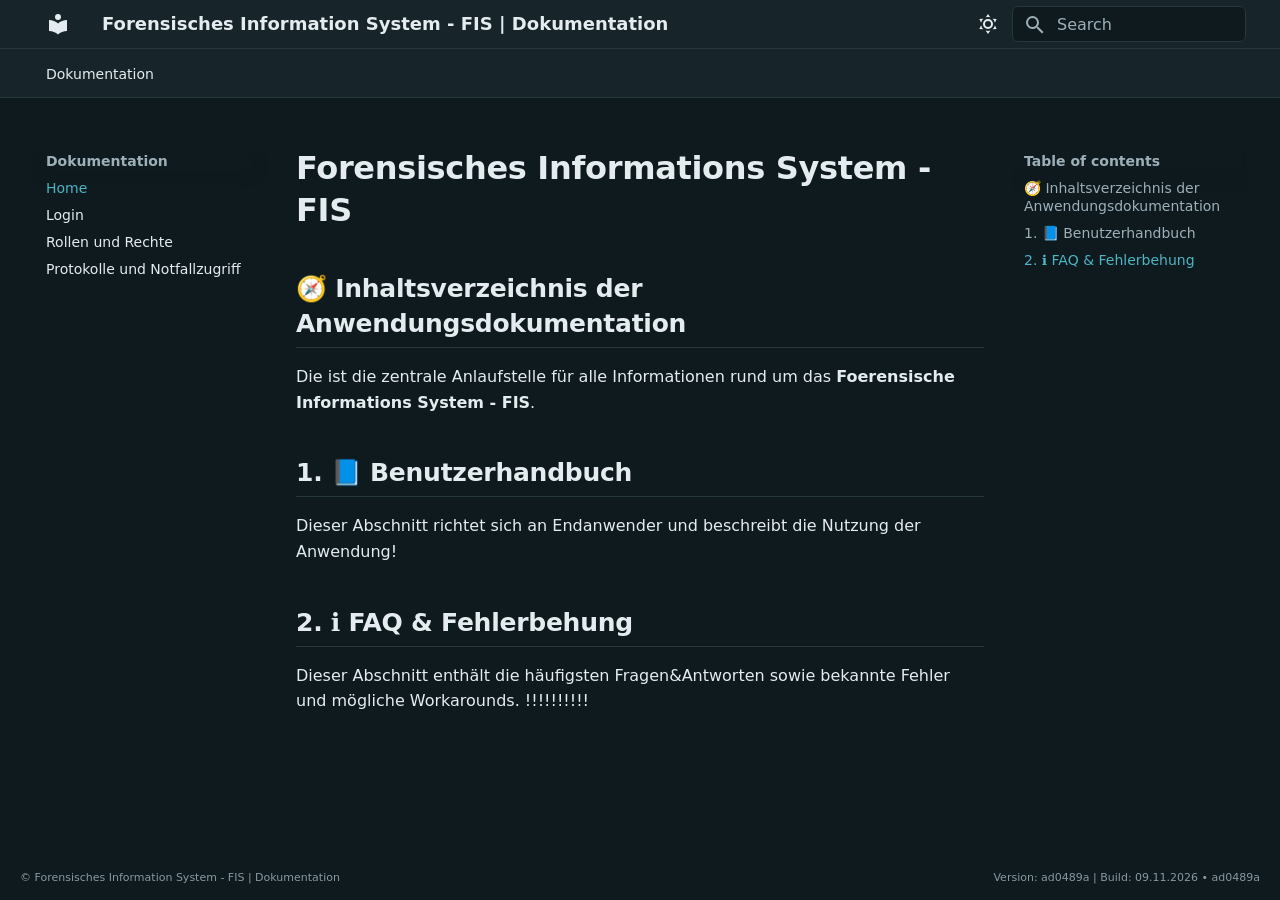
<file: index.html>
<!doctype html>
<html lang="en" class="no-js">
  <head>
    
      <meta charset="utf-8">
      <meta name="viewport" content="width=device-width,initial-scale=1">
      
      
      
        <link rel="canonical" href="https://mrv-x.github.io/fis_documentation/">
      
      
      
        <link rel="next" href="login/">
      
      
        
      
      
      <link rel="icon" href="assets/images/favicon.png">
      <meta name="generator" content="mkdocs-1.6.1, mkdocs-material-9.7.7">
    
    
      
        <title>Home - Forensisches Information System - FIS | Dokumentation</title>
      
    
    
      <link rel="stylesheet" href="assets/stylesheets/main.ec1eaa64.min.css">
      
        
        <link rel="stylesheet" href="assets/stylesheets/palette.ab4e12ef.min.css">
      
      


    
    
      
    
    
      
    
    
      <link rel="stylesheet" href="assets/stylesheets/footer.css">
    
      <link rel="stylesheet" href="stylesheets/extra.css">
    
    <script>__md_scope=new URL(".",location),__md_hash=e=>[...e].reduce(((e,_)=>(e<<5)-e+_.charCodeAt(0)),0),__md_get=(e,_=localStorage,t=__md_scope)=>JSON.parse(_.getItem(t.pathname+"."+e)),__md_set=(e,_,t=localStorage,a=__md_scope)=>{try{t.setItem(a.pathname+"."+e,JSON.stringify(_))}catch(e){}}</script>
    
      

    
    
  </head>
  
  
    
    
      
    
    
    
    
    <body dir="ltr" data-md-color-scheme="slate" data-md-color-primary="indigo" data-md-color-accent="indigo">
  
    
    <input class="md-toggle" data-md-toggle="drawer" type="checkbox" id="__drawer" autocomplete="off">
    <input class="md-toggle" data-md-toggle="search" type="checkbox" id="__search" autocomplete="off">
    <label class="md-overlay" for="__drawer"></label>
    <div data-md-component="skip">
      
        
        <a href="#forensisches-informations-system-fis" class="md-skip">
          Skip to content
        </a>
      
    </div>
    <div data-md-component="announce">
      
    </div>
    
    
      

<header class="md-header" data-md-component="header">
  <nav class="md-header__inner md-grid" aria-label="Header">
    <a href="." title="Forensisches Information System - FIS | Dokumentation" class="md-header__button md-logo" aria-label="Forensisches Information System - FIS | Dokumentation" data-md-component="logo">
      
  
  <svg xmlns="http://www.w3.org/2000/svg" viewBox="0 0 24 24"><path d="M12 8a3 3 0 0 0 3-3 3 3 0 0 0-3-3 3 3 0 0 0-3 3 3 3 0 0 0 3 3m0 3.54C9.64 9.35 6.5 8 3 8v11c3.5 0 6.64 1.35 9 3.54 2.36-2.19 5.5-3.54 9-3.54V8c-3.5 0-6.64 1.35-9 3.54"/></svg>

    </a>
    <label class="md-header__button md-icon" for="__drawer">
      
      <svg xmlns="http://www.w3.org/2000/svg" viewBox="0 0 24 24"><path d="M3 6h18v2H3zm0 5h18v2H3zm0 5h18v2H3z"/></svg>
    </label>
    <div class="md-header__title" data-md-component="header-title">
      <div class="md-header__ellipsis">
        <div class="md-header__topic">
          <span class="md-ellipsis">
            Forensisches Information System - FIS | Dokumentation
          </span>
        </div>
        <div class="md-header__topic" data-md-component="header-topic">
          <span class="md-ellipsis">
            
              Home
            
          </span>
        </div>
      </div>
    </div>
    
      
        <form class="md-header__option" data-md-component="palette">
  
    
    
    
    <input class="md-option" data-md-color-media="" data-md-color-scheme="slate" data-md-color-primary="indigo" data-md-color-accent="indigo"  aria-label="Dark Mode"  type="radio" name="__palette" id="__palette_0">
    
      <label class="md-header__button md-icon" title="Dark Mode" for="__palette_1" hidden>
        <svg xmlns="http://www.w3.org/2000/svg" viewBox="0 0 24 24"><path d="M12 7a5 5 0 0 1 5 5 5 5 0 0 1-5 5 5 5 0 0 1-5-5 5 5 0 0 1 5-5m0 2a3 3 0 0 0-3 3 3 3 0 0 0 3 3 3 3 0 0 0 3-3 3 3 0 0 0-3-3m0-7 2.39 3.42C13.65 5.15 12.84 5 12 5s-1.65.15-2.39.42zM3.34 7l4.16-.35A7.2 7.2 0 0 0 5.94 8.5c-.44.74-.69 1.5-.83 2.29zm.02 10 1.76-3.77a7.131 7.131 0 0 0 2.38 4.14zM20.65 7l-1.77 3.79a7.02 7.02 0 0 0-2.38-4.15zm-.01 10-4.14.36c.59-.51 1.12-1.14 1.54-1.86.42-.73.69-1.5.83-2.29zM12 22l-2.41-3.44c.74.27 1.55.44 2.41.44.82 0 1.63-.17 2.37-.44z"/></svg>
      </label>
    
  
    
    
    
    <input class="md-option" data-md-color-media="" data-md-color-scheme="default" data-md-color-primary="indigo" data-md-color-accent="indigo"  aria-label="Light Mode"  type="radio" name="__palette" id="__palette_1">
    
      <label class="md-header__button md-icon" title="Light Mode" for="__palette_0" hidden>
        <svg xmlns="http://www.w3.org/2000/svg" viewBox="0 0 24 24"><path d="m17.75 4.09-2.53 1.94.91 3.06-2.63-1.81-2.63 1.81.91-3.06-2.53-1.94L12.44 4l1.06-3 1.06 3zm3.5 6.91-1.64 1.25.59 1.98-1.7-1.17-1.7 1.17.59-1.98L15.75 11l2.06-.05L18.5 9l.69 1.95zm-2.28 4.95c.83-.08 1.72 1.1 1.19 1.85-.32.45-.66.87-1.08 1.27C15.17 23 8.84 23 4.94 19.07c-3.91-3.9-3.91-10.24 0-14.14.4-.4.82-.76 1.27-1.08.75-.53 1.93.36 1.85 1.19-.27 2.86.69 5.83 2.89 8.02a9.96 9.96 0 0 0 8.02 2.89m-1.64 2.02a12.08 12.08 0 0 1-7.8-3.47c-2.17-2.19-3.33-5-3.49-7.82-2.81 3.14-2.7 7.96.31 10.98 3.02 3.01 7.84 3.12 10.98.31"/></svg>
      </label>
    
  
</form>
      
    
    
      <script>var palette=__md_get("__palette");if(palette&&palette.color){if("(prefers-color-scheme)"===palette.color.media){var media=matchMedia("(prefers-color-scheme: light)"),input=document.querySelector(media.matches?"[data-md-color-media='(prefers-color-scheme: light)']":"[data-md-color-media='(prefers-color-scheme: dark)']");palette.color.media=input.getAttribute("data-md-color-media"),palette.color.scheme=input.getAttribute("data-md-color-scheme"),palette.color.primary=input.getAttribute("data-md-color-primary"),palette.color.accent=input.getAttribute("data-md-color-accent")}for(var[key,value]of Object.entries(palette.color))document.body.setAttribute("data-md-color-"+key,value)}</script>
    
    
    
      
      
        <label class="md-header__button md-icon" for="__search">
          
          <svg xmlns="http://www.w3.org/2000/svg" viewBox="0 0 24 24"><path d="M9.5 3A6.5 6.5 0 0 1 16 9.5c0 1.61-.59 3.09-1.56 4.23l.27.27h.79l5 5-1.5 1.5-5-5v-.79l-.27-.27A6.52 6.52 0 0 1 9.5 16 6.5 6.5 0 0 1 3 9.5 6.5 6.5 0 0 1 9.5 3m0 2C7 5 5 7 5 9.5S7 14 9.5 14 14 12 14 9.5 12 5 9.5 5"/></svg>
        </label>
        <div class="md-search" data-md-component="search" role="dialog">
  <label class="md-search__overlay" for="__search"></label>
  <div class="md-search__inner" role="search">
    <form class="md-search__form" name="search">
      <input type="text" class="md-search__input" name="query" aria-label="Search" placeholder="Search" autocapitalize="off" autocorrect="off" autocomplete="off" spellcheck="false" data-md-component="search-query" required>
      <label class="md-search__icon md-icon" for="__search">
        
        <svg xmlns="http://www.w3.org/2000/svg" viewBox="0 0 24 24"><path d="M9.5 3A6.5 6.5 0 0 1 16 9.5c0 1.61-.59 3.09-1.56 4.23l.27.27h.79l5 5-1.5 1.5-5-5v-.79l-.27-.27A6.52 6.52 0 0 1 9.5 16 6.5 6.5 0 0 1 3 9.5 6.5 6.5 0 0 1 9.5 3m0 2C7 5 5 7 5 9.5S7 14 9.5 14 14 12 14 9.5 12 5 9.5 5"/></svg>
        
        <svg xmlns="http://www.w3.org/2000/svg" viewBox="0 0 24 24"><path d="M20 11v2H8l5.5 5.5-1.42 1.42L4.16 12l7.92-7.92L13.5 5.5 8 11z"/></svg>
      </label>
      <nav class="md-search__options" aria-label="Search">
        
        <button type="reset" class="md-search__icon md-icon" title="Clear" aria-label="Clear" tabindex="-1">
          
          <svg xmlns="http://www.w3.org/2000/svg" viewBox="0 0 24 24"><path d="M19 6.41 17.59 5 12 10.59 6.41 5 5 6.41 10.59 12 5 17.59 6.41 19 12 13.41 17.59 19 19 17.59 13.41 12z"/></svg>
        </button>
      </nav>
      
    </form>
    <div class="md-search__output">
      <div class="md-search__scrollwrap" tabindex="0" data-md-scrollfix>
        <div class="md-search-result" data-md-component="search-result">
          <div class="md-search-result__meta">
            Initializing search
          </div>
          <ol class="md-search-result__list" role="presentation"></ol>
        </div>
      </div>
    </div>
  </div>
</div>
      
    
    
  </nav>
  
</header>
    
    <div class="md-container" data-md-component="container">
      
      
        
          
            
<nav class="md-tabs" aria-label="Tabs" data-md-component="tabs">
  <div class="md-grid">
    <ul class="md-tabs__list">
      
        
  
  
  
    
  
  
    
    
      <li class="md-tabs__item md-tabs__item--active">
        <a href="." class="md-tabs__link">
          
  
  
  Dokumentation

        </a>
      </li>
    
  

      
    </ul>
  </div>
</nav>
          
        
      
      <main class="md-main" data-md-component="main">
        <div class="md-main__inner md-grid">
          
            
              
              <div class="md-sidebar md-sidebar--primary" data-md-component="sidebar" data-md-type="navigation" >
                <div class="md-sidebar__scrollwrap">
                  <div class="md-sidebar__inner">
                    


  


<nav class="md-nav md-nav--primary md-nav--lifted" aria-label="Navigation" data-md-level="0">
  <label class="md-nav__title" for="__drawer">
    <a href="." title="Forensisches Information System - FIS | Dokumentation" class="md-nav__button md-logo" aria-label="Forensisches Information System - FIS | Dokumentation" data-md-component="logo">
      
  
  <svg xmlns="http://www.w3.org/2000/svg" viewBox="0 0 24 24"><path d="M12 8a3 3 0 0 0 3-3 3 3 0 0 0-3-3 3 3 0 0 0-3 3 3 3 0 0 0 3 3m0 3.54C9.64 9.35 6.5 8 3 8v11c3.5 0 6.64 1.35 9 3.54 2.36-2.19 5.5-3.54 9-3.54V8c-3.5 0-6.64 1.35-9 3.54"/></svg>

    </a>
    Forensisches Information System - FIS | Dokumentation
  </label>
  
  <ul class="md-nav__list" data-md-scrollfix>
    
      
      
  
  
    
  
  
  
    
    
    
    
      
        
        
      
      
        
      
    
    
    <li class="md-nav__item md-nav__item--active md-nav__item--section md-nav__item--nested">
      
        
        
        <input class="md-nav__toggle md-toggle " type="checkbox" id="__nav_1" checked>
        
          
          <label class="md-nav__link" for="__nav_1" id="__nav_1_label" tabindex="">
            
  
  
  <span class="md-ellipsis">
    
  
    Dokumentation
  

    
  </span>
  
  

            <span class="md-nav__icon md-icon"></span>
          </label>
        
        <nav class="md-nav" data-md-level="1" aria-labelledby="__nav_1_label" aria-expanded="true">
          <label class="md-nav__title" for="__nav_1">
            <span class="md-nav__icon md-icon"></span>
            
  
    Dokumentation
  

          </label>
          <ul class="md-nav__list" data-md-scrollfix>
            
              
                
  
  
    
  
  
  
    <li class="md-nav__item md-nav__item--active">
      
      <input class="md-nav__toggle md-toggle" type="checkbox" id="__toc">
      
      
        
      
      
        <label class="md-nav__link md-nav__link--active" for="__toc">
          
  
  
  <span class="md-ellipsis">
    
  
    Home
  

    
  </span>
  
  

          <span class="md-nav__icon md-icon"></span>
        </label>
      
      <a href="." class="md-nav__link md-nav__link--active">
        
  
  
  <span class="md-ellipsis">
    
  
    Home
  

    
  </span>
  
  

      </a>
      
        

<nav class="md-nav md-nav--secondary" aria-label="Table of contents">
  
  
  
    
  
  
    <label class="md-nav__title" for="__toc">
      <span class="md-nav__icon md-icon"></span>
      Table of contents
    </label>
    <ul class="md-nav__list" data-md-component="toc" data-md-scrollfix>
      
        <li class="md-nav__item">
  <a href="#inhaltsverzeichnis-der-anwendungsdokumentation" class="md-nav__link">
    <span class="md-ellipsis">
      
        🧭 Inhaltsverzeichnis der Anwendungsdokumentation
      
    </span>
  </a>
  
</li>
      
        <li class="md-nav__item">
  <a href="#1-benutzerhandbuch" class="md-nav__link">
    <span class="md-ellipsis">
      
        1. 📘 Benutzerhandbuch
      
    </span>
  </a>
  
</li>
      
        <li class="md-nav__item">
  <a href="#2-i-faq-fehlerbehung" class="md-nav__link">
    <span class="md-ellipsis">
      
        2. ℹ️ FAQ &amp; Fehlerbehung
      
    </span>
  </a>
  
</li>
      
    </ul>
  
</nav>
      
    </li>
  

              
            
              
                
  
  
  
  
    <li class="md-nav__item">
      <a href="login/" class="md-nav__link">
        
  
  
  <span class="md-ellipsis">
    
  
    Login
  

    
  </span>
  
  

      </a>
    </li>
  

              
            
              
                
  
  
  
  
    <li class="md-nav__item">
      <a href="anwender/rollen-und-rechte/" class="md-nav__link">
        
  
  
  <span class="md-ellipsis">
    
  
    Rollen und Rechte
  

    
  </span>
  
  

      </a>
    </li>
  

              
            
              
                
  
  
  
  
    <li class="md-nav__item">
      <a href="anwender/protokolle/" class="md-nav__link">
        
  
  
  <span class="md-ellipsis">
    
  
    Protokolle und Notfallzugriff
  

    
  </span>
  
  

      </a>
    </li>
  

              
            
          </ul>
        </nav>
      
    </li>
  

    
  </ul>
</nav>
                  </div>
                </div>
              </div>
            
            
              
              <div class="md-sidebar md-sidebar--secondary" data-md-component="sidebar" data-md-type="toc" >
                <div class="md-sidebar__scrollwrap">
                  <div class="md-sidebar__inner">
                    

<nav class="md-nav md-nav--secondary" aria-label="Table of contents">
  
  
  
    
  
  
    <label class="md-nav__title" for="__toc">
      <span class="md-nav__icon md-icon"></span>
      Table of contents
    </label>
    <ul class="md-nav__list" data-md-component="toc" data-md-scrollfix>
      
        <li class="md-nav__item">
  <a href="#inhaltsverzeichnis-der-anwendungsdokumentation" class="md-nav__link">
    <span class="md-ellipsis">
      
        🧭 Inhaltsverzeichnis der Anwendungsdokumentation
      
    </span>
  </a>
  
</li>
      
        <li class="md-nav__item">
  <a href="#1-benutzerhandbuch" class="md-nav__link">
    <span class="md-ellipsis">
      
        1. 📘 Benutzerhandbuch
      
    </span>
  </a>
  
</li>
      
        <li class="md-nav__item">
  <a href="#2-i-faq-fehlerbehung" class="md-nav__link">
    <span class="md-ellipsis">
      
        2. ℹ️ FAQ &amp; Fehlerbehung
      
    </span>
  </a>
  
</li>
      
    </ul>
  
</nav>
                  </div>
                </div>
              </div>
            
          
          
            <div class="md-content" data-md-component="content">
              
              <article class="md-content__inner md-typeset">
                
                  



<h1 id="forensisches-informations-system-fis">Forensisches Informations System - FIS</h1>
<h2 id="inhaltsverzeichnis-der-anwendungsdokumentation">🧭 Inhaltsverzeichnis der Anwendungsdokumentation</h2>
<p>Die ist die zentrale Anlaufstelle für alle Informationen rund um das <strong>Foerensische Informations System - FIS</strong>.</p>
<h2 id="1-benutzerhandbuch">1. 📘 Benutzerhandbuch</h2>
<p>Dieser Abschnitt richtet sich an Endanwender und beschreibt die Nutzung der Anwendung!</p>
<h2 id="2-i-faq-fehlerbehung">2. ℹ️ FAQ &amp; Fehlerbehung</h2>
<p>Dieser Abschnitt enthält die häufigsten Fragen&amp;Antworten sowie bekannte Fehler und mögliche Workarounds.
!!!!!!!!!!</p>












                
              </article>
            </div>
          
          
<script>var target=document.getElementById(location.hash.slice(1));target&&target.name&&(target.checked=target.name.startsWith("__tabbed_"))</script>
        </div>
        
      </main>
      
        
  <footer class="md-footer-custom">
    <div class="md-footer-custom__left">
      <span>© Forensisches Information System - FIS | Dokumentation</span>
    </div>

    <div class="md-footer-custom__right">
      
        <span>Version: ad0489a | Build: 09.11.2026 • ad0489a</span>
      
    </div>
  </footer>

      
    </div>
    <div class="md-dialog" data-md-component="dialog">
      <div class="md-dialog__inner md-typeset"></div>
    </div>
    
    
    
      
      
      <script id="__config" type="application/json">{"annotate": null, "base": ".", "features": ["navigation.instant", "navigation.tracking", "navigation.tabs", "navigation.sections", "navigation.expand"], "search": "assets/javascripts/workers/search.2c215733.min.js", "tags": null, "translations": {"clipboard.copied": "Copied to clipboard", "clipboard.copy": "Copy to clipboard", "search.result.more.one": "1 more on this page", "search.result.more.other": "# more on this page", "search.result.none": "No matching documents", "search.result.one": "1 matching document", "search.result.other": "# matching documents", "search.result.placeholder": "Type to start searching", "search.result.term.missing": "Missing", "select.version": "Select version"}, "version": null}</script>
    
    
      <script src="assets/javascripts/bundle.d7400e89.min.js"></script>
      
    
  </body>
</html>
</file>
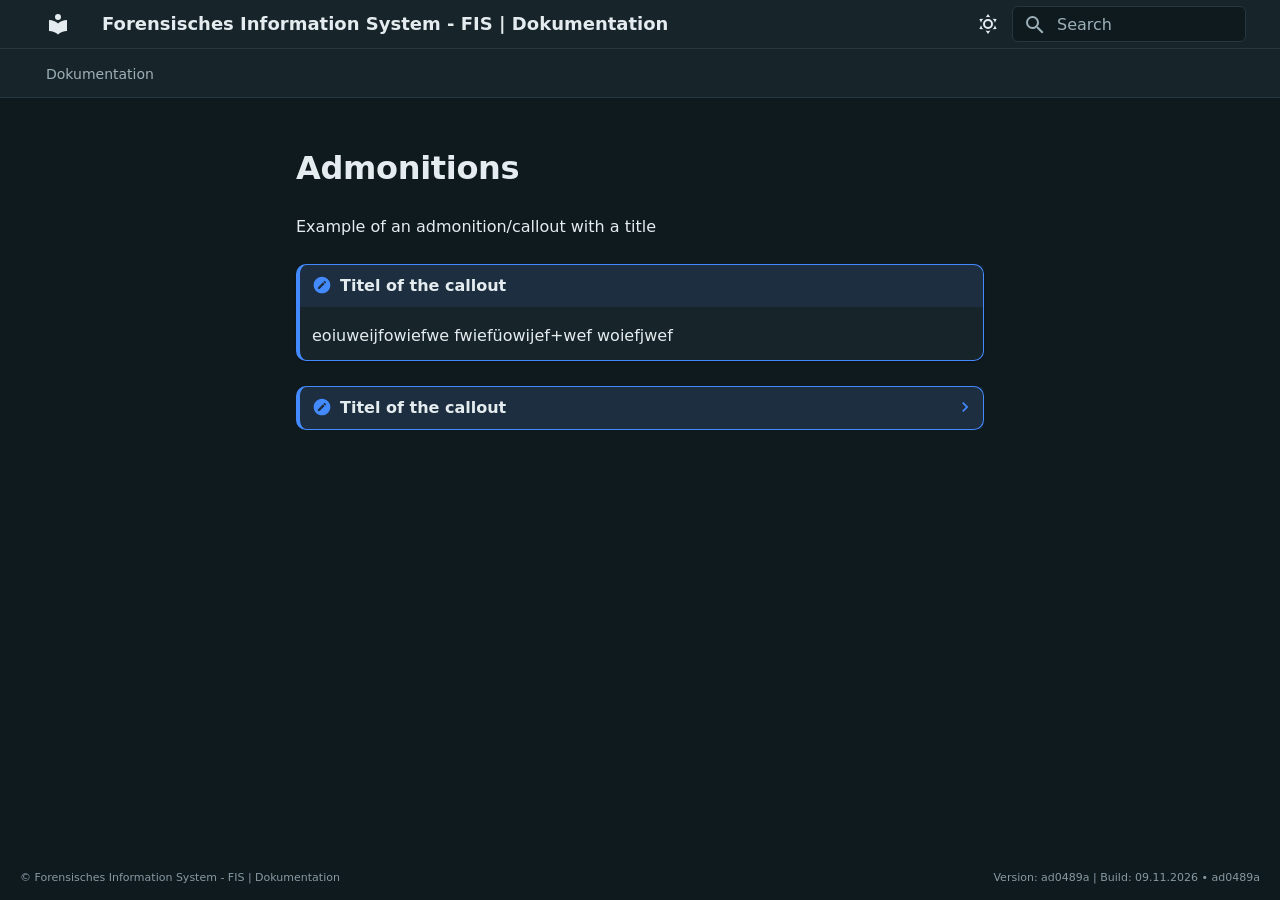
<file: admonitions/index.html>
<!doctype html>
<html lang="en" class="no-js">
  <head>
    
      <meta charset="utf-8">
      <meta name="viewport" content="width=device-width,initial-scale=1">
      
      
      
        <link rel="canonical" href="https://mrv-x.github.io/fis_documentation/admonitions/">
      
      
      
      
        
      
      
      <link rel="icon" href="../assets/images/favicon.png">
      <meta name="generator" content="mkdocs-1.6.1, mkdocs-material-9.7.7">
    
    
      
        <title>Admonitions - Forensisches Information System - FIS | Dokumentation</title>
      
    
    
      <link rel="stylesheet" href="../assets/stylesheets/main.ec1eaa64.min.css">
      
        
        <link rel="stylesheet" href="../assets/stylesheets/palette.ab4e12ef.min.css">
      
      


    
    
      
    
    
      
    
    
      <link rel="stylesheet" href="../assets/stylesheets/footer.css">
    
      <link rel="stylesheet" href="../stylesheets/extra.css">
    
    <script>__md_scope=new URL("..",location),__md_hash=e=>[...e].reduce(((e,_)=>(e<<5)-e+_.charCodeAt(0)),0),__md_get=(e,_=localStorage,t=__md_scope)=>JSON.parse(_.getItem(t.pathname+"."+e)),__md_set=(e,_,t=localStorage,a=__md_scope)=>{try{t.setItem(a.pathname+"."+e,JSON.stringify(_))}catch(e){}}</script>
    
      

    
    
  </head>
  
  
    
    
      
    
    
    
    
    <body dir="ltr" data-md-color-scheme="slate" data-md-color-primary="indigo" data-md-color-accent="indigo">
  
    
    <input class="md-toggle" data-md-toggle="drawer" type="checkbox" id="__drawer" autocomplete="off">
    <input class="md-toggle" data-md-toggle="search" type="checkbox" id="__search" autocomplete="off">
    <label class="md-overlay" for="__drawer"></label>
    <div data-md-component="skip">
      
    </div>
    <div data-md-component="announce">
      
    </div>
    
    
      

<header class="md-header" data-md-component="header">
  <nav class="md-header__inner md-grid" aria-label="Header">
    <a href=".." title="Forensisches Information System - FIS | Dokumentation" class="md-header__button md-logo" aria-label="Forensisches Information System - FIS | Dokumentation" data-md-component="logo">
      
  
  <svg xmlns="http://www.w3.org/2000/svg" viewBox="0 0 24 24"><path d="M12 8a3 3 0 0 0 3-3 3 3 0 0 0-3-3 3 3 0 0 0-3 3 3 3 0 0 0 3 3m0 3.54C9.64 9.35 6.5 8 3 8v11c3.5 0 6.64 1.35 9 3.54 2.36-2.19 5.5-3.54 9-3.54V8c-3.5 0-6.64 1.35-9 3.54"/></svg>

    </a>
    <label class="md-header__button md-icon" for="__drawer">
      
      <svg xmlns="http://www.w3.org/2000/svg" viewBox="0 0 24 24"><path d="M3 6h18v2H3zm0 5h18v2H3zm0 5h18v2H3z"/></svg>
    </label>
    <div class="md-header__title" data-md-component="header-title">
      <div class="md-header__ellipsis">
        <div class="md-header__topic">
          <span class="md-ellipsis">
            Forensisches Information System - FIS | Dokumentation
          </span>
        </div>
        <div class="md-header__topic" data-md-component="header-topic">
          <span class="md-ellipsis">
            
              Admonitions
            
          </span>
        </div>
      </div>
    </div>
    
      
        <form class="md-header__option" data-md-component="palette">
  
    
    
    
    <input class="md-option" data-md-color-media="" data-md-color-scheme="slate" data-md-color-primary="indigo" data-md-color-accent="indigo"  aria-label="Dark Mode"  type="radio" name="__palette" id="__palette_0">
    
      <label class="md-header__button md-icon" title="Dark Mode" for="__palette_1" hidden>
        <svg xmlns="http://www.w3.org/2000/svg" viewBox="0 0 24 24"><path d="M12 7a5 5 0 0 1 5 5 5 5 0 0 1-5 5 5 5 0 0 1-5-5 5 5 0 0 1 5-5m0 2a3 3 0 0 0-3 3 3 3 0 0 0 3 3 3 3 0 0 0 3-3 3 3 0 0 0-3-3m0-7 2.39 3.42C13.65 5.15 12.84 5 12 5s-1.65.15-2.39.42zM3.34 7l4.16-.35A7.2 7.2 0 0 0 5.94 8.5c-.44.74-.69 1.5-.83 2.29zm.02 10 1.76-3.77a7.131 7.131 0 0 0 2.38 4.14zM20.65 7l-1.77 3.79a7.02 7.02 0 0 0-2.38-4.15zm-.01 10-4.14.36c.59-.51 1.12-1.14 1.54-1.86.42-.73.69-1.5.83-2.29zM12 22l-2.41-3.44c.74.27 1.55.44 2.41.44.82 0 1.63-.17 2.37-.44z"/></svg>
      </label>
    
  
    
    
    
    <input class="md-option" data-md-color-media="" data-md-color-scheme="default" data-md-color-primary="indigo" data-md-color-accent="indigo"  aria-label="Light Mode"  type="radio" name="__palette" id="__palette_1">
    
      <label class="md-header__button md-icon" title="Light Mode" for="__palette_0" hidden>
        <svg xmlns="http://www.w3.org/2000/svg" viewBox="0 0 24 24"><path d="m17.75 4.09-2.53 1.94.91 3.06-2.63-1.81-2.63 1.81.91-3.06-2.53-1.94L12.44 4l1.06-3 1.06 3zm3.5 6.91-1.64 1.25.59 1.98-1.7-1.17-1.7 1.17.59-1.98L15.75 11l2.06-.05L18.5 9l.69 1.95zm-2.28 4.95c.83-.08 1.72 1.1 1.19 1.85-.32.45-.66.87-1.08 1.27C15.17 23 8.84 23 4.94 19.07c-3.91-3.9-3.91-10.24 0-14.14.4-.4.82-.76 1.27-1.08.75-.53 1.93.36 1.85 1.19-.27 2.86.69 5.83 2.89 8.02a9.96 9.96 0 0 0 8.02 2.89m-1.64 2.02a12.08 12.08 0 0 1-7.8-3.47c-2.17-2.19-3.33-5-3.49-7.82-2.81 3.14-2.7 7.96.31 10.98 3.02 3.01 7.84 3.12 10.98.31"/></svg>
      </label>
    
  
</form>
      
    
    
      <script>var palette=__md_get("__palette");if(palette&&palette.color){if("(prefers-color-scheme)"===palette.color.media){var media=matchMedia("(prefers-color-scheme: light)"),input=document.querySelector(media.matches?"[data-md-color-media='(prefers-color-scheme: light)']":"[data-md-color-media='(prefers-color-scheme: dark)']");palette.color.media=input.getAttribute("data-md-color-media"),palette.color.scheme=input.getAttribute("data-md-color-scheme"),palette.color.primary=input.getAttribute("data-md-color-primary"),palette.color.accent=input.getAttribute("data-md-color-accent")}for(var[key,value]of Object.entries(palette.color))document.body.setAttribute("data-md-color-"+key,value)}</script>
    
    
    
      
      
        <label class="md-header__button md-icon" for="__search">
          
          <svg xmlns="http://www.w3.org/2000/svg" viewBox="0 0 24 24"><path d="M9.5 3A6.5 6.5 0 0 1 16 9.5c0 1.61-.59 3.09-1.56 4.23l.27.27h.79l5 5-1.5 1.5-5-5v-.79l-.27-.27A6.52 6.52 0 0 1 9.5 16 6.5 6.5 0 0 1 3 9.5 6.5 6.5 0 0 1 9.5 3m0 2C7 5 5 7 5 9.5S7 14 9.5 14 14 12 14 9.5 12 5 9.5 5"/></svg>
        </label>
        <div class="md-search" data-md-component="search" role="dialog">
  <label class="md-search__overlay" for="__search"></label>
  <div class="md-search__inner" role="search">
    <form class="md-search__form" name="search">
      <input type="text" class="md-search__input" name="query" aria-label="Search" placeholder="Search" autocapitalize="off" autocorrect="off" autocomplete="off" spellcheck="false" data-md-component="search-query" required>
      <label class="md-search__icon md-icon" for="__search">
        
        <svg xmlns="http://www.w3.org/2000/svg" viewBox="0 0 24 24"><path d="M9.5 3A6.5 6.5 0 0 1 16 9.5c0 1.61-.59 3.09-1.56 4.23l.27.27h.79l5 5-1.5 1.5-5-5v-.79l-.27-.27A6.52 6.52 0 0 1 9.5 16 6.5 6.5 0 0 1 3 9.5 6.5 6.5 0 0 1 9.5 3m0 2C7 5 5 7 5 9.5S7 14 9.5 14 14 12 14 9.5 12 5 9.5 5"/></svg>
        
        <svg xmlns="http://www.w3.org/2000/svg" viewBox="0 0 24 24"><path d="M20 11v2H8l5.5 5.5-1.42 1.42L4.16 12l7.92-7.92L13.5 5.5 8 11z"/></svg>
      </label>
      <nav class="md-search__options" aria-label="Search">
        
        <button type="reset" class="md-search__icon md-icon" title="Clear" aria-label="Clear" tabindex="-1">
          
          <svg xmlns="http://www.w3.org/2000/svg" viewBox="0 0 24 24"><path d="M19 6.41 17.59 5 12 10.59 6.41 5 5 6.41 10.59 12 5 17.59 6.41 19 12 13.41 17.59 19 19 17.59 13.41 12z"/></svg>
        </button>
      </nav>
      
    </form>
    <div class="md-search__output">
      <div class="md-search__scrollwrap" tabindex="0" data-md-scrollfix>
        <div class="md-search-result" data-md-component="search-result">
          <div class="md-search-result__meta">
            Initializing search
          </div>
          <ol class="md-search-result__list" role="presentation"></ol>
        </div>
      </div>
    </div>
  </div>
</div>
      
    
    
  </nav>
  
</header>
    
    <div class="md-container" data-md-component="container">
      
      
        
          
            
<nav class="md-tabs" aria-label="Tabs" data-md-component="tabs">
  <div class="md-grid">
    <ul class="md-tabs__list">
      
        
  
  
  
  
    
    
      <li class="md-tabs__item">
        <a href=".." class="md-tabs__link">
          
  
  
  Dokumentation

        </a>
      </li>
    
  

      
    </ul>
  </div>
</nav>
          
        
      
      <main class="md-main" data-md-component="main">
        <div class="md-main__inner md-grid">
          
            
              
              <div class="md-sidebar md-sidebar--primary" data-md-component="sidebar" data-md-type="navigation" >
                <div class="md-sidebar__scrollwrap">
                  <div class="md-sidebar__inner">
                    


  


<nav class="md-nav md-nav--primary md-nav--lifted" aria-label="Navigation" data-md-level="0">
  <label class="md-nav__title" for="__drawer">
    <a href=".." title="Forensisches Information System - FIS | Dokumentation" class="md-nav__button md-logo" aria-label="Forensisches Information System - FIS | Dokumentation" data-md-component="logo">
      
  
  <svg xmlns="http://www.w3.org/2000/svg" viewBox="0 0 24 24"><path d="M12 8a3 3 0 0 0 3-3 3 3 0 0 0-3-3 3 3 0 0 0-3 3 3 3 0 0 0 3 3m0 3.54C9.64 9.35 6.5 8 3 8v11c3.5 0 6.64 1.35 9 3.54 2.36-2.19 5.5-3.54 9-3.54V8c-3.5 0-6.64 1.35-9 3.54"/></svg>

    </a>
    Forensisches Information System - FIS | Dokumentation
  </label>
  
  <ul class="md-nav__list" data-md-scrollfix>
    
      
      
  
  
  
  
    
    
    
    
      
      
        
      
    
    
    <li class="md-nav__item md-nav__item--nested">
      
        
        
          
        
        <input class="md-nav__toggle md-toggle md-toggle--indeterminate" type="checkbox" id="__nav_1" >
        
          
          <label class="md-nav__link" for="__nav_1" id="__nav_1_label" tabindex="0">
            
  
  
  <span class="md-ellipsis">
    
  
    Dokumentation
  

    
  </span>
  
  

            <span class="md-nav__icon md-icon"></span>
          </label>
        
        <nav class="md-nav" data-md-level="1" aria-labelledby="__nav_1_label" aria-expanded="false">
          <label class="md-nav__title" for="__nav_1">
            <span class="md-nav__icon md-icon"></span>
            
  
    Dokumentation
  

          </label>
          <ul class="md-nav__list" data-md-scrollfix>
            
              
                
  
  
  
  
    <li class="md-nav__item">
      <a href=".." class="md-nav__link">
        
  
  
  <span class="md-ellipsis">
    
  
    Home
  

    
  </span>
  
  

      </a>
    </li>
  

              
            
              
                
  
  
  
  
    <li class="md-nav__item">
      <a href="../login/" class="md-nav__link">
        
  
  
  <span class="md-ellipsis">
    
  
    Login
  

    
  </span>
  
  

      </a>
    </li>
  

              
            
              
                
  
  
  
  
    <li class="md-nav__item">
      <a href="../anwender/rollen-und-rechte/" class="md-nav__link">
        
  
  
  <span class="md-ellipsis">
    
  
    Rollen und Rechte
  

    
  </span>
  
  

      </a>
    </li>
  

              
            
              
                
  
  
  
  
    <li class="md-nav__item">
      <a href="../anwender/protokolle/" class="md-nav__link">
        
  
  
  <span class="md-ellipsis">
    
  
    Protokolle und Notfallzugriff
  

    
  </span>
  
  

      </a>
    </li>
  

              
            
          </ul>
        </nav>
      
    </li>
  

    
  </ul>
</nav>
                  </div>
                </div>
              </div>
            
            
              
              <div class="md-sidebar md-sidebar--secondary" data-md-component="sidebar" data-md-type="toc" >
                <div class="md-sidebar__scrollwrap">
                  <div class="md-sidebar__inner">
                    

<nav class="md-nav md-nav--secondary" aria-label="Table of contents">
  
  
  
  
</nav>
                  </div>
                </div>
              </div>
            
          
          
            <div class="md-content" data-md-component="content">
              
              <article class="md-content__inner md-typeset">
                
                  



  <h1>Admonitions</h1>

<p>Example of an admonition/callout with a title</p>
<div class="admonition note">
<p class="admonition-title">Titel of the callout</p>
<p>eoiuweijfowiefwe
fwiefüowijef+wef
woiefjwef</p>
</div>
<details class="note">
<summary>Titel of the callout</summary>
<p>eoiuweijfowiefwe
fwiefüowijef+wef
woiefjwef</p>
</details>












                
              </article>
            </div>
          
          
<script>var target=document.getElementById(location.hash.slice(1));target&&target.name&&(target.checked=target.name.startsWith("__tabbed_"))</script>
        </div>
        
      </main>
      
        
  <footer class="md-footer-custom">
    <div class="md-footer-custom__left">
      <span>© Forensisches Information System - FIS | Dokumentation</span>
    </div>

    <div class="md-footer-custom__right">
      
        <span>Version: ad0489a | Build: 09.11.2026 • ad0489a</span>
      
    </div>
  </footer>

      
    </div>
    <div class="md-dialog" data-md-component="dialog">
      <div class="md-dialog__inner md-typeset"></div>
    </div>
    
    
    
      
      
      <script id="__config" type="application/json">{"annotate": null, "base": "..", "features": ["navigation.instant", "navigation.tracking", "navigation.tabs", "navigation.sections", "navigation.expand"], "search": "../assets/javascripts/workers/search.2c215733.min.js", "tags": null, "translations": {"clipboard.copied": "Copied to clipboard", "clipboard.copy": "Copy to clipboard", "search.result.more.one": "1 more on this page", "search.result.more.other": "# more on this page", "search.result.none": "No matching documents", "search.result.one": "1 matching document", "search.result.other": "# matching documents", "search.result.placeholder": "Type to start searching", "search.result.term.missing": "Missing", "select.version": "Select version"}, "version": null}</script>
    
    
      <script src="../assets/javascripts/bundle.d7400e89.min.js"></script>
      
    
  </body>
</html>
</file>
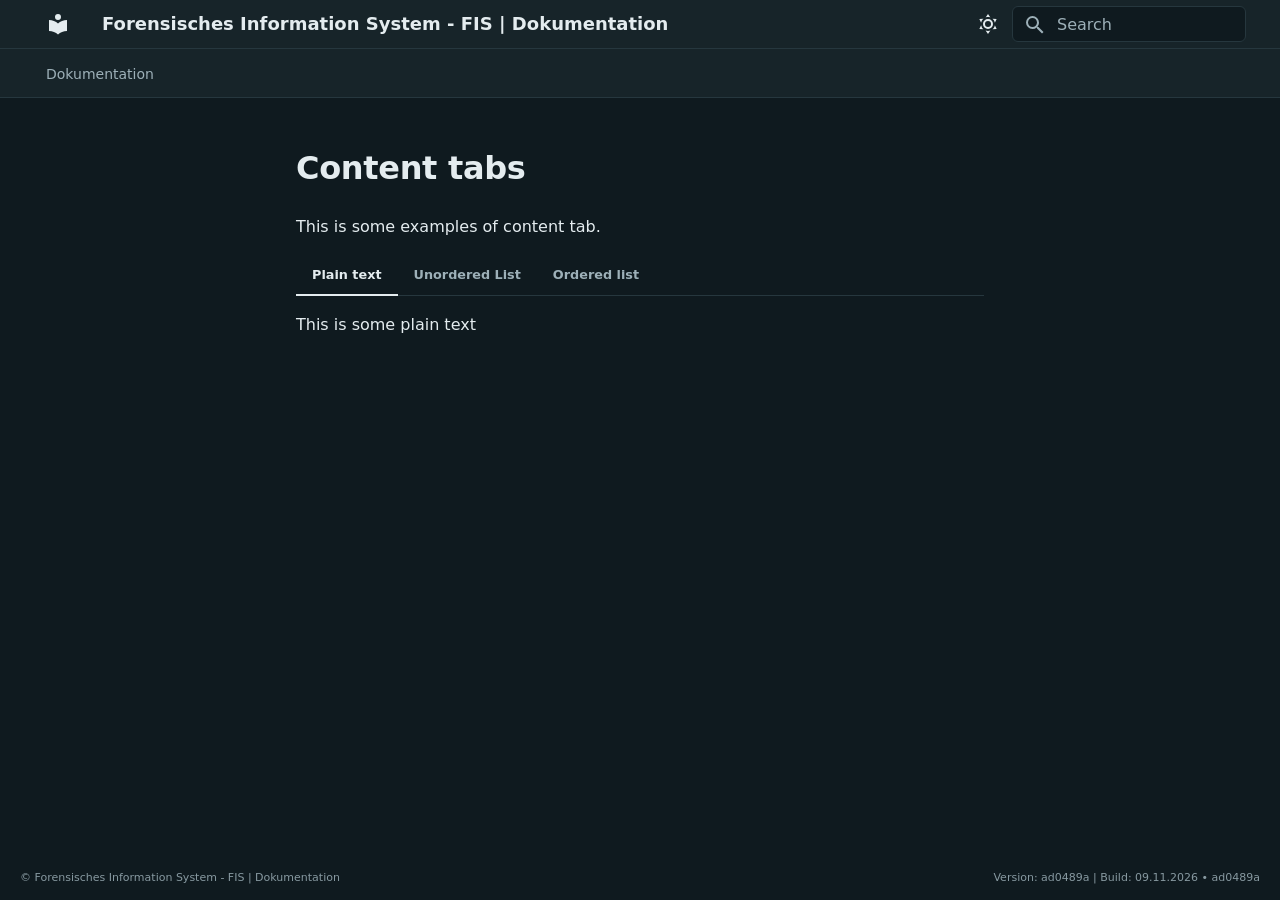
<file: content_tabs/index.html>
<!doctype html>
<html lang="en" class="no-js">
  <head>
    
      <meta charset="utf-8">
      <meta name="viewport" content="width=device-width,initial-scale=1">
      
      
      
        <link rel="canonical" href="https://mrv-x.github.io/fis_documentation/content_tabs/">
      
      
      
      
        
      
      
      <link rel="icon" href="../assets/images/favicon.png">
      <meta name="generator" content="mkdocs-1.6.1, mkdocs-material-9.7.7">
    
    
      
        <title>Content tabs - Forensisches Information System - FIS | Dokumentation</title>
      
    
    
      <link rel="stylesheet" href="../assets/stylesheets/main.ec1eaa64.min.css">
      
        
        <link rel="stylesheet" href="../assets/stylesheets/palette.ab4e12ef.min.css">
      
      


    
    
      
    
    
      
    
    
      <link rel="stylesheet" href="../assets/stylesheets/footer.css">
    
      <link rel="stylesheet" href="../stylesheets/extra.css">
    
    <script>__md_scope=new URL("..",location),__md_hash=e=>[...e].reduce(((e,_)=>(e<<5)-e+_.charCodeAt(0)),0),__md_get=(e,_=localStorage,t=__md_scope)=>JSON.parse(_.getItem(t.pathname+"."+e)),__md_set=(e,_,t=localStorage,a=__md_scope)=>{try{t.setItem(a.pathname+"."+e,JSON.stringify(_))}catch(e){}}</script>
    
      

    
    
  </head>
  
  
    
    
      
    
    
    
    
    <body dir="ltr" data-md-color-scheme="slate" data-md-color-primary="indigo" data-md-color-accent="indigo">
  
    
    <input class="md-toggle" data-md-toggle="drawer" type="checkbox" id="__drawer" autocomplete="off">
    <input class="md-toggle" data-md-toggle="search" type="checkbox" id="__search" autocomplete="off">
    <label class="md-overlay" for="__drawer"></label>
    <div data-md-component="skip">
      
    </div>
    <div data-md-component="announce">
      
    </div>
    
    
      

<header class="md-header" data-md-component="header">
  <nav class="md-header__inner md-grid" aria-label="Header">
    <a href=".." title="Forensisches Information System - FIS | Dokumentation" class="md-header__button md-logo" aria-label="Forensisches Information System - FIS | Dokumentation" data-md-component="logo">
      
  
  <svg xmlns="http://www.w3.org/2000/svg" viewBox="0 0 24 24"><path d="M12 8a3 3 0 0 0 3-3 3 3 0 0 0-3-3 3 3 0 0 0-3 3 3 3 0 0 0 3 3m0 3.54C9.64 9.35 6.5 8 3 8v11c3.5 0 6.64 1.35 9 3.54 2.36-2.19 5.5-3.54 9-3.54V8c-3.5 0-6.64 1.35-9 3.54"/></svg>

    </a>
    <label class="md-header__button md-icon" for="__drawer">
      
      <svg xmlns="http://www.w3.org/2000/svg" viewBox="0 0 24 24"><path d="M3 6h18v2H3zm0 5h18v2H3zm0 5h18v2H3z"/></svg>
    </label>
    <div class="md-header__title" data-md-component="header-title">
      <div class="md-header__ellipsis">
        <div class="md-header__topic">
          <span class="md-ellipsis">
            Forensisches Information System - FIS | Dokumentation
          </span>
        </div>
        <div class="md-header__topic" data-md-component="header-topic">
          <span class="md-ellipsis">
            
              Content tabs
            
          </span>
        </div>
      </div>
    </div>
    
      
        <form class="md-header__option" data-md-component="palette">
  
    
    
    
    <input class="md-option" data-md-color-media="" data-md-color-scheme="slate" data-md-color-primary="indigo" data-md-color-accent="indigo"  aria-label="Dark Mode"  type="radio" name="__palette" id="__palette_0">
    
      <label class="md-header__button md-icon" title="Dark Mode" for="__palette_1" hidden>
        <svg xmlns="http://www.w3.org/2000/svg" viewBox="0 0 24 24"><path d="M12 7a5 5 0 0 1 5 5 5 5 0 0 1-5 5 5 5 0 0 1-5-5 5 5 0 0 1 5-5m0 2a3 3 0 0 0-3 3 3 3 0 0 0 3 3 3 3 0 0 0 3-3 3 3 0 0 0-3-3m0-7 2.39 3.42C13.65 5.15 12.84 5 12 5s-1.65.15-2.39.42zM3.34 7l4.16-.35A7.2 7.2 0 0 0 5.94 8.5c-.44.74-.69 1.5-.83 2.29zm.02 10 1.76-3.77a7.131 7.131 0 0 0 2.38 4.14zM20.65 7l-1.77 3.79a7.02 7.02 0 0 0-2.38-4.15zm-.01 10-4.14.36c.59-.51 1.12-1.14 1.54-1.86.42-.73.69-1.5.83-2.29zM12 22l-2.41-3.44c.74.27 1.55.44 2.41.44.82 0 1.63-.17 2.37-.44z"/></svg>
      </label>
    
  
    
    
    
    <input class="md-option" data-md-color-media="" data-md-color-scheme="default" data-md-color-primary="indigo" data-md-color-accent="indigo"  aria-label="Light Mode"  type="radio" name="__palette" id="__palette_1">
    
      <label class="md-header__button md-icon" title="Light Mode" for="__palette_0" hidden>
        <svg xmlns="http://www.w3.org/2000/svg" viewBox="0 0 24 24"><path d="m17.75 4.09-2.53 1.94.91 3.06-2.63-1.81-2.63 1.81.91-3.06-2.53-1.94L12.44 4l1.06-3 1.06 3zm3.5 6.91-1.64 1.25.59 1.98-1.7-1.17-1.7 1.17.59-1.98L15.75 11l2.06-.05L18.5 9l.69 1.95zm-2.28 4.95c.83-.08 1.72 1.1 1.19 1.85-.32.45-.66.87-1.08 1.27C15.17 23 8.84 23 4.94 19.07c-3.91-3.9-3.91-10.24 0-14.14.4-.4.82-.76 1.27-1.08.75-.53 1.93.36 1.85 1.19-.27 2.86.69 5.83 2.89 8.02a9.96 9.96 0 0 0 8.02 2.89m-1.64 2.02a12.08 12.08 0 0 1-7.8-3.47c-2.17-2.19-3.33-5-3.49-7.82-2.81 3.14-2.7 7.96.31 10.98 3.02 3.01 7.84 3.12 10.98.31"/></svg>
      </label>
    
  
</form>
      
    
    
      <script>var palette=__md_get("__palette");if(palette&&palette.color){if("(prefers-color-scheme)"===palette.color.media){var media=matchMedia("(prefers-color-scheme: light)"),input=document.querySelector(media.matches?"[data-md-color-media='(prefers-color-scheme: light)']":"[data-md-color-media='(prefers-color-scheme: dark)']");palette.color.media=input.getAttribute("data-md-color-media"),palette.color.scheme=input.getAttribute("data-md-color-scheme"),palette.color.primary=input.getAttribute("data-md-color-primary"),palette.color.accent=input.getAttribute("data-md-color-accent")}for(var[key,value]of Object.entries(palette.color))document.body.setAttribute("data-md-color-"+key,value)}</script>
    
    
    
      
      
        <label class="md-header__button md-icon" for="__search">
          
          <svg xmlns="http://www.w3.org/2000/svg" viewBox="0 0 24 24"><path d="M9.5 3A6.5 6.5 0 0 1 16 9.5c0 1.61-.59 3.09-1.56 4.23l.27.27h.79l5 5-1.5 1.5-5-5v-.79l-.27-.27A6.52 6.52 0 0 1 9.5 16 6.5 6.5 0 0 1 3 9.5 6.5 6.5 0 0 1 9.5 3m0 2C7 5 5 7 5 9.5S7 14 9.5 14 14 12 14 9.5 12 5 9.5 5"/></svg>
        </label>
        <div class="md-search" data-md-component="search" role="dialog">
  <label class="md-search__overlay" for="__search"></label>
  <div class="md-search__inner" role="search">
    <form class="md-search__form" name="search">
      <input type="text" class="md-search__input" name="query" aria-label="Search" placeholder="Search" autocapitalize="off" autocorrect="off" autocomplete="off" spellcheck="false" data-md-component="search-query" required>
      <label class="md-search__icon md-icon" for="__search">
        
        <svg xmlns="http://www.w3.org/2000/svg" viewBox="0 0 24 24"><path d="M9.5 3A6.5 6.5 0 0 1 16 9.5c0 1.61-.59 3.09-1.56 4.23l.27.27h.79l5 5-1.5 1.5-5-5v-.79l-.27-.27A6.52 6.52 0 0 1 9.5 16 6.5 6.5 0 0 1 3 9.5 6.5 6.5 0 0 1 9.5 3m0 2C7 5 5 7 5 9.5S7 14 9.5 14 14 12 14 9.5 12 5 9.5 5"/></svg>
        
        <svg xmlns="http://www.w3.org/2000/svg" viewBox="0 0 24 24"><path d="M20 11v2H8l5.5 5.5-1.42 1.42L4.16 12l7.92-7.92L13.5 5.5 8 11z"/></svg>
      </label>
      <nav class="md-search__options" aria-label="Search">
        
        <button type="reset" class="md-search__icon md-icon" title="Clear" aria-label="Clear" tabindex="-1">
          
          <svg xmlns="http://www.w3.org/2000/svg" viewBox="0 0 24 24"><path d="M19 6.41 17.59 5 12 10.59 6.41 5 5 6.41 10.59 12 5 17.59 6.41 19 12 13.41 17.59 19 19 17.59 13.41 12z"/></svg>
        </button>
      </nav>
      
    </form>
    <div class="md-search__output">
      <div class="md-search__scrollwrap" tabindex="0" data-md-scrollfix>
        <div class="md-search-result" data-md-component="search-result">
          <div class="md-search-result__meta">
            Initializing search
          </div>
          <ol class="md-search-result__list" role="presentation"></ol>
        </div>
      </div>
    </div>
  </div>
</div>
      
    
    
  </nav>
  
</header>
    
    <div class="md-container" data-md-component="container">
      
      
        
          
            
<nav class="md-tabs" aria-label="Tabs" data-md-component="tabs">
  <div class="md-grid">
    <ul class="md-tabs__list">
      
        
  
  
  
  
    
    
      <li class="md-tabs__item">
        <a href=".." class="md-tabs__link">
          
  
  
  Dokumentation

        </a>
      </li>
    
  

      
    </ul>
  </div>
</nav>
          
        
      
      <main class="md-main" data-md-component="main">
        <div class="md-main__inner md-grid">
          
            
              
              <div class="md-sidebar md-sidebar--primary" data-md-component="sidebar" data-md-type="navigation" >
                <div class="md-sidebar__scrollwrap">
                  <div class="md-sidebar__inner">
                    


  


<nav class="md-nav md-nav--primary md-nav--lifted" aria-label="Navigation" data-md-level="0">
  <label class="md-nav__title" for="__drawer">
    <a href=".." title="Forensisches Information System - FIS | Dokumentation" class="md-nav__button md-logo" aria-label="Forensisches Information System - FIS | Dokumentation" data-md-component="logo">
      
  
  <svg xmlns="http://www.w3.org/2000/svg" viewBox="0 0 24 24"><path d="M12 8a3 3 0 0 0 3-3 3 3 0 0 0-3-3 3 3 0 0 0-3 3 3 3 0 0 0 3 3m0 3.54C9.64 9.35 6.5 8 3 8v11c3.5 0 6.64 1.35 9 3.54 2.36-2.19 5.5-3.54 9-3.54V8c-3.5 0-6.64 1.35-9 3.54"/></svg>

    </a>
    Forensisches Information System - FIS | Dokumentation
  </label>
  
  <ul class="md-nav__list" data-md-scrollfix>
    
      
      
  
  
  
  
    
    
    
    
      
      
        
      
    
    
    <li class="md-nav__item md-nav__item--nested">
      
        
        
          
        
        <input class="md-nav__toggle md-toggle md-toggle--indeterminate" type="checkbox" id="__nav_1" >
        
          
          <label class="md-nav__link" for="__nav_1" id="__nav_1_label" tabindex="0">
            
  
  
  <span class="md-ellipsis">
    
  
    Dokumentation
  

    
  </span>
  
  

            <span class="md-nav__icon md-icon"></span>
          </label>
        
        <nav class="md-nav" data-md-level="1" aria-labelledby="__nav_1_label" aria-expanded="false">
          <label class="md-nav__title" for="__nav_1">
            <span class="md-nav__icon md-icon"></span>
            
  
    Dokumentation
  

          </label>
          <ul class="md-nav__list" data-md-scrollfix>
            
              
                
  
  
  
  
    <li class="md-nav__item">
      <a href=".." class="md-nav__link">
        
  
  
  <span class="md-ellipsis">
    
  
    Home
  

    
  </span>
  
  

      </a>
    </li>
  

              
            
              
                
  
  
  
  
    <li class="md-nav__item">
      <a href="../login/" class="md-nav__link">
        
  
  
  <span class="md-ellipsis">
    
  
    Login
  

    
  </span>
  
  

      </a>
    </li>
  

              
            
              
                
  
  
  
  
    <li class="md-nav__item">
      <a href="../anwender/rollen-und-rechte/" class="md-nav__link">
        
  
  
  <span class="md-ellipsis">
    
  
    Rollen und Rechte
  

    
  </span>
  
  

      </a>
    </li>
  

              
            
              
                
  
  
  
  
    <li class="md-nav__item">
      <a href="../anwender/protokolle/" class="md-nav__link">
        
  
  
  <span class="md-ellipsis">
    
  
    Protokolle und Notfallzugriff
  

    
  </span>
  
  

      </a>
    </li>
  

              
            
          </ul>
        </nav>
      
    </li>
  

    
  </ul>
</nav>
                  </div>
                </div>
              </div>
            
            
              
              <div class="md-sidebar md-sidebar--secondary" data-md-component="sidebar" data-md-type="toc" >
                <div class="md-sidebar__scrollwrap">
                  <div class="md-sidebar__inner">
                    

<nav class="md-nav md-nav--secondary" aria-label="Table of contents">
  
  
  
  
</nav>
                  </div>
                </div>
              </div>
            
          
          
            <div class="md-content" data-md-component="content">
              
              <article class="md-content__inner md-typeset">
                
                  



  <h1>Content tabs</h1>

<p>This is some examples of content tab.</p>
<div class="tabbed-set tabbed-alternate" data-tabs="1:3"><input checked="checked" id="__tabbed_1_1" name="__tabbed_1" type="radio" /><input id="__tabbed_1_2" name="__tabbed_1" type="radio" /><input id="__tabbed_1_3" name="__tabbed_1" type="radio" /><div class="tabbed-labels"><label for="__tabbed_1_1">Plain text</label><label for="__tabbed_1_2">Unordered List</label><label for="__tabbed_1_3">Ordered list</label></div>
<div class="tabbed-content">
<div class="tabbed-block">
<p>This is some plain text</p>
</div>
<div class="tabbed-block">
<ul>
<li>Item 1</li>
<li>Item 2</li>
<li>Item 3</li>
</ul>
</div>
<div class="tabbed-block">
<ol>
<li>First</li>
<li>Second</li>
<li>Third</li>
</ol>
</div>
</div>
</div>












                
              </article>
            </div>
          
          
<script>var target=document.getElementById(location.hash.slice(1));target&&target.name&&(target.checked=target.name.startsWith("__tabbed_"))</script>
        </div>
        
      </main>
      
        
  <footer class="md-footer-custom">
    <div class="md-footer-custom__left">
      <span>© Forensisches Information System - FIS | Dokumentation</span>
    </div>

    <div class="md-footer-custom__right">
      
        <span>Version: ad0489a | Build: 09.11.2026 • ad0489a</span>
      
    </div>
  </footer>

      
    </div>
    <div class="md-dialog" data-md-component="dialog">
      <div class="md-dialog__inner md-typeset"></div>
    </div>
    
    
    
      
      
      <script id="__config" type="application/json">{"annotate": null, "base": "..", "features": ["navigation.instant", "navigation.tracking", "navigation.tabs", "navigation.sections", "navigation.expand"], "search": "../assets/javascripts/workers/search.2c215733.min.js", "tags": null, "translations": {"clipboard.copied": "Copied to clipboard", "clipboard.copy": "Copy to clipboard", "search.result.more.one": "1 more on this page", "search.result.more.other": "# more on this page", "search.result.none": "No matching documents", "search.result.one": "1 matching document", "search.result.other": "# matching documents", "search.result.placeholder": "Type to start searching", "search.result.term.missing": "Missing", "select.version": "Select version"}, "version": null}</script>
    
    
      <script src="../assets/javascripts/bundle.d7400e89.min.js"></script>
      
    
  </body>
</html>
</file>
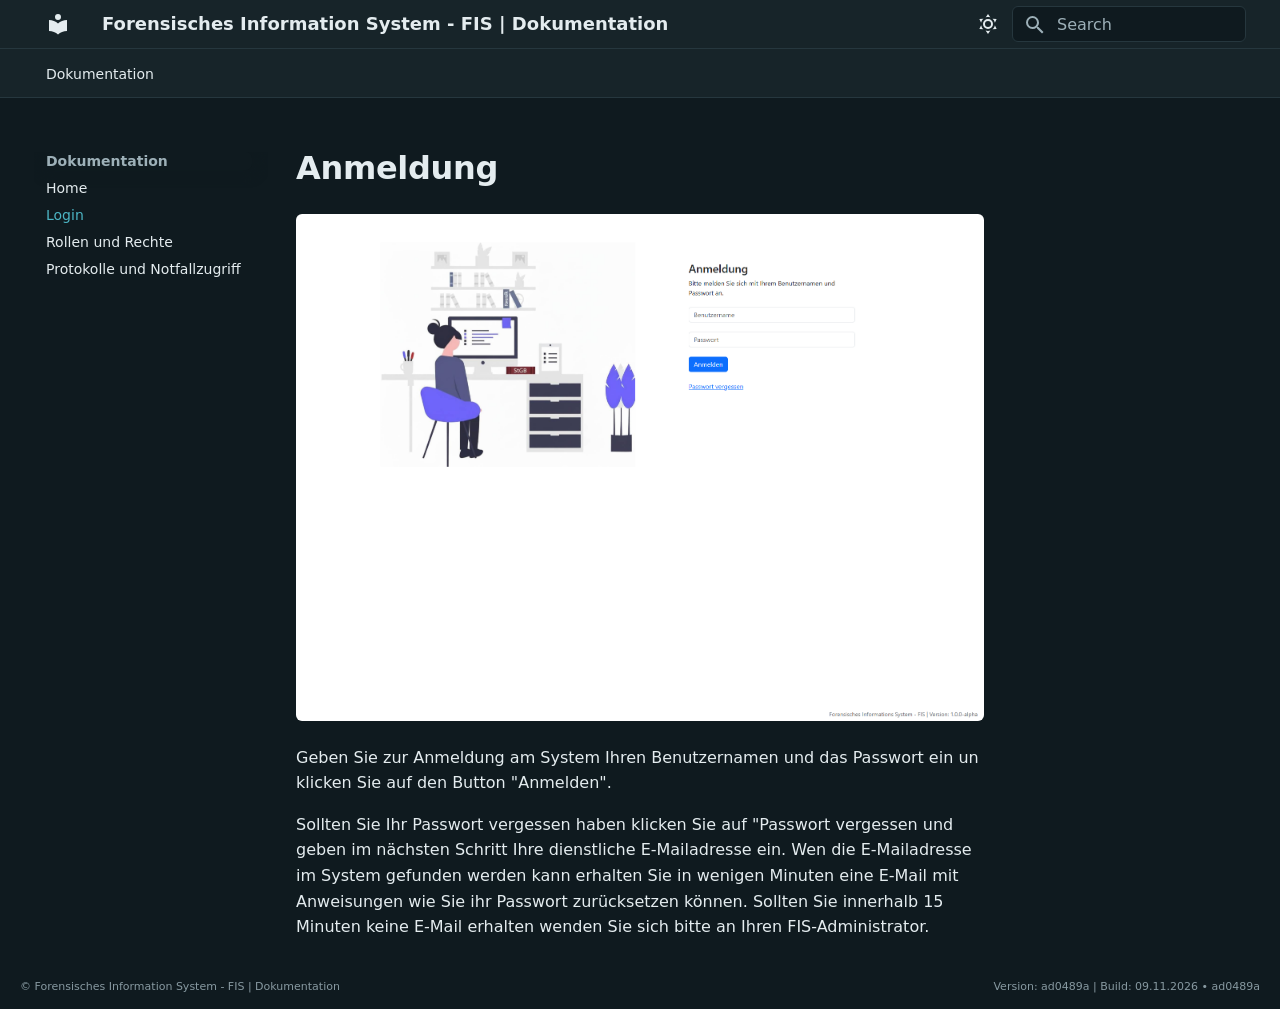
<file: login/index.html>
<!doctype html>
<html lang="en" class="no-js">
  <head>
    
      <meta charset="utf-8">
      <meta name="viewport" content="width=device-width,initial-scale=1">
      
      
      
        <link rel="canonical" href="https://mrv-x.github.io/fis_documentation/login/">
      
      
        <link rel="prev" href="..">
      
      
        <link rel="next" href="../anwender/rollen-und-rechte/">
      
      
        
      
      
      <link rel="icon" href="../assets/images/favicon.png">
      <meta name="generator" content="mkdocs-1.6.1, mkdocs-material-9.7.7">
    
    
      
        <title>Login - Forensisches Information System - FIS | Dokumentation</title>
      
    
    
      <link rel="stylesheet" href="../assets/stylesheets/main.ec1eaa64.min.css">
      
        
        <link rel="stylesheet" href="../assets/stylesheets/palette.ab4e12ef.min.css">
      
      


    
    
      
    
    
      
    
    
      <link rel="stylesheet" href="../assets/stylesheets/footer.css">
    
      <link rel="stylesheet" href="../stylesheets/extra.css">
    
    <script>__md_scope=new URL("..",location),__md_hash=e=>[...e].reduce(((e,_)=>(e<<5)-e+_.charCodeAt(0)),0),__md_get=(e,_=localStorage,t=__md_scope)=>JSON.parse(_.getItem(t.pathname+"."+e)),__md_set=(e,_,t=localStorage,a=__md_scope)=>{try{t.setItem(a.pathname+"."+e,JSON.stringify(_))}catch(e){}}</script>
    
      

    
    
  </head>
  
  
    
    
      
    
    
    
    
    <body dir="ltr" data-md-color-scheme="slate" data-md-color-primary="indigo" data-md-color-accent="indigo">
  
    
    <input class="md-toggle" data-md-toggle="drawer" type="checkbox" id="__drawer" autocomplete="off">
    <input class="md-toggle" data-md-toggle="search" type="checkbox" id="__search" autocomplete="off">
    <label class="md-overlay" for="__drawer"></label>
    <div data-md-component="skip">
      
        
        <a href="#anmeldung" class="md-skip">
          Skip to content
        </a>
      
    </div>
    <div data-md-component="announce">
      
    </div>
    
    
      

<header class="md-header" data-md-component="header">
  <nav class="md-header__inner md-grid" aria-label="Header">
    <a href=".." title="Forensisches Information System - FIS | Dokumentation" class="md-header__button md-logo" aria-label="Forensisches Information System - FIS | Dokumentation" data-md-component="logo">
      
  
  <svg xmlns="http://www.w3.org/2000/svg" viewBox="0 0 24 24"><path d="M12 8a3 3 0 0 0 3-3 3 3 0 0 0-3-3 3 3 0 0 0-3 3 3 3 0 0 0 3 3m0 3.54C9.64 9.35 6.5 8 3 8v11c3.5 0 6.64 1.35 9 3.54 2.36-2.19 5.5-3.54 9-3.54V8c-3.5 0-6.64 1.35-9 3.54"/></svg>

    </a>
    <label class="md-header__button md-icon" for="__drawer">
      
      <svg xmlns="http://www.w3.org/2000/svg" viewBox="0 0 24 24"><path d="M3 6h18v2H3zm0 5h18v2H3zm0 5h18v2H3z"/></svg>
    </label>
    <div class="md-header__title" data-md-component="header-title">
      <div class="md-header__ellipsis">
        <div class="md-header__topic">
          <span class="md-ellipsis">
            Forensisches Information System - FIS | Dokumentation
          </span>
        </div>
        <div class="md-header__topic" data-md-component="header-topic">
          <span class="md-ellipsis">
            
              Login
            
          </span>
        </div>
      </div>
    </div>
    
      
        <form class="md-header__option" data-md-component="palette">
  
    
    
    
    <input class="md-option" data-md-color-media="" data-md-color-scheme="slate" data-md-color-primary="indigo" data-md-color-accent="indigo"  aria-label="Dark Mode"  type="radio" name="__palette" id="__palette_0">
    
      <label class="md-header__button md-icon" title="Dark Mode" for="__palette_1" hidden>
        <svg xmlns="http://www.w3.org/2000/svg" viewBox="0 0 24 24"><path d="M12 7a5 5 0 0 1 5 5 5 5 0 0 1-5 5 5 5 0 0 1-5-5 5 5 0 0 1 5-5m0 2a3 3 0 0 0-3 3 3 3 0 0 0 3 3 3 3 0 0 0 3-3 3 3 0 0 0-3-3m0-7 2.39 3.42C13.65 5.15 12.84 5 12 5s-1.65.15-2.39.42zM3.34 7l4.16-.35A7.2 7.2 0 0 0 5.94 8.5c-.44.74-.69 1.5-.83 2.29zm.02 10 1.76-3.77a7.131 7.131 0 0 0 2.38 4.14zM20.65 7l-1.77 3.79a7.02 7.02 0 0 0-2.38-4.15zm-.01 10-4.14.36c.59-.51 1.12-1.14 1.54-1.86.42-.73.69-1.5.83-2.29zM12 22l-2.41-3.44c.74.27 1.55.44 2.41.44.82 0 1.63-.17 2.37-.44z"/></svg>
      </label>
    
  
    
    
    
    <input class="md-option" data-md-color-media="" data-md-color-scheme="default" data-md-color-primary="indigo" data-md-color-accent="indigo"  aria-label="Light Mode"  type="radio" name="__palette" id="__palette_1">
    
      <label class="md-header__button md-icon" title="Light Mode" for="__palette_0" hidden>
        <svg xmlns="http://www.w3.org/2000/svg" viewBox="0 0 24 24"><path d="m17.75 4.09-2.53 1.94.91 3.06-2.63-1.81-2.63 1.81.91-3.06-2.53-1.94L12.44 4l1.06-3 1.06 3zm3.5 6.91-1.64 1.25.59 1.98-1.7-1.17-1.7 1.17.59-1.98L15.75 11l2.06-.05L18.5 9l.69 1.95zm-2.28 4.95c.83-.08 1.72 1.1 1.19 1.85-.32.45-.66.87-1.08 1.27C15.17 23 8.84 23 4.94 19.07c-3.91-3.9-3.91-10.24 0-14.14.4-.4.82-.76 1.27-1.08.75-.53 1.93.36 1.85 1.19-.27 2.86.69 5.83 2.89 8.02a9.96 9.96 0 0 0 8.02 2.89m-1.64 2.02a12.08 12.08 0 0 1-7.8-3.47c-2.17-2.19-3.33-5-3.49-7.82-2.81 3.14-2.7 7.96.31 10.98 3.02 3.01 7.84 3.12 10.98.31"/></svg>
      </label>
    
  
</form>
      
    
    
      <script>var palette=__md_get("__palette");if(palette&&palette.color){if("(prefers-color-scheme)"===palette.color.media){var media=matchMedia("(prefers-color-scheme: light)"),input=document.querySelector(media.matches?"[data-md-color-media='(prefers-color-scheme: light)']":"[data-md-color-media='(prefers-color-scheme: dark)']");palette.color.media=input.getAttribute("data-md-color-media"),palette.color.scheme=input.getAttribute("data-md-color-scheme"),palette.color.primary=input.getAttribute("data-md-color-primary"),palette.color.accent=input.getAttribute("data-md-color-accent")}for(var[key,value]of Object.entries(palette.color))document.body.setAttribute("data-md-color-"+key,value)}</script>
    
    
    
      
      
        <label class="md-header__button md-icon" for="__search">
          
          <svg xmlns="http://www.w3.org/2000/svg" viewBox="0 0 24 24"><path d="M9.5 3A6.5 6.5 0 0 1 16 9.5c0 1.61-.59 3.09-1.56 4.23l.27.27h.79l5 5-1.5 1.5-5-5v-.79l-.27-.27A6.52 6.52 0 0 1 9.5 16 6.5 6.5 0 0 1 3 9.5 6.5 6.5 0 0 1 9.5 3m0 2C7 5 5 7 5 9.5S7 14 9.5 14 14 12 14 9.5 12 5 9.5 5"/></svg>
        </label>
        <div class="md-search" data-md-component="search" role="dialog">
  <label class="md-search__overlay" for="__search"></label>
  <div class="md-search__inner" role="search">
    <form class="md-search__form" name="search">
      <input type="text" class="md-search__input" name="query" aria-label="Search" placeholder="Search" autocapitalize="off" autocorrect="off" autocomplete="off" spellcheck="false" data-md-component="search-query" required>
      <label class="md-search__icon md-icon" for="__search">
        
        <svg xmlns="http://www.w3.org/2000/svg" viewBox="0 0 24 24"><path d="M9.5 3A6.5 6.5 0 0 1 16 9.5c0 1.61-.59 3.09-1.56 4.23l.27.27h.79l5 5-1.5 1.5-5-5v-.79l-.27-.27A6.52 6.52 0 0 1 9.5 16 6.5 6.5 0 0 1 3 9.5 6.5 6.5 0 0 1 9.5 3m0 2C7 5 5 7 5 9.5S7 14 9.5 14 14 12 14 9.5 12 5 9.5 5"/></svg>
        
        <svg xmlns="http://www.w3.org/2000/svg" viewBox="0 0 24 24"><path d="M20 11v2H8l5.5 5.5-1.42 1.42L4.16 12l7.92-7.92L13.5 5.5 8 11z"/></svg>
      </label>
      <nav class="md-search__options" aria-label="Search">
        
        <button type="reset" class="md-search__icon md-icon" title="Clear" aria-label="Clear" tabindex="-1">
          
          <svg xmlns="http://www.w3.org/2000/svg" viewBox="0 0 24 24"><path d="M19 6.41 17.59 5 12 10.59 6.41 5 5 6.41 10.59 12 5 17.59 6.41 19 12 13.41 17.59 19 19 17.59 13.41 12z"/></svg>
        </button>
      </nav>
      
    </form>
    <div class="md-search__output">
      <div class="md-search__scrollwrap" tabindex="0" data-md-scrollfix>
        <div class="md-search-result" data-md-component="search-result">
          <div class="md-search-result__meta">
            Initializing search
          </div>
          <ol class="md-search-result__list" role="presentation"></ol>
        </div>
      </div>
    </div>
  </div>
</div>
      
    
    
  </nav>
  
</header>
    
    <div class="md-container" data-md-component="container">
      
      
        
          
            
<nav class="md-tabs" aria-label="Tabs" data-md-component="tabs">
  <div class="md-grid">
    <ul class="md-tabs__list">
      
        
  
  
  
    
  
  
    
    
      <li class="md-tabs__item md-tabs__item--active">
        <a href=".." class="md-tabs__link">
          
  
  
  Dokumentation

        </a>
      </li>
    
  

      
    </ul>
  </div>
</nav>
          
        
      
      <main class="md-main" data-md-component="main">
        <div class="md-main__inner md-grid">
          
            
              
              <div class="md-sidebar md-sidebar--primary" data-md-component="sidebar" data-md-type="navigation" >
                <div class="md-sidebar__scrollwrap">
                  <div class="md-sidebar__inner">
                    


  


<nav class="md-nav md-nav--primary md-nav--lifted" aria-label="Navigation" data-md-level="0">
  <label class="md-nav__title" for="__drawer">
    <a href=".." title="Forensisches Information System - FIS | Dokumentation" class="md-nav__button md-logo" aria-label="Forensisches Information System - FIS | Dokumentation" data-md-component="logo">
      
  
  <svg xmlns="http://www.w3.org/2000/svg" viewBox="0 0 24 24"><path d="M12 8a3 3 0 0 0 3-3 3 3 0 0 0-3-3 3 3 0 0 0-3 3 3 3 0 0 0 3 3m0 3.54C9.64 9.35 6.5 8 3 8v11c3.5 0 6.64 1.35 9 3.54 2.36-2.19 5.5-3.54 9-3.54V8c-3.5 0-6.64 1.35-9 3.54"/></svg>

    </a>
    Forensisches Information System - FIS | Dokumentation
  </label>
  
  <ul class="md-nav__list" data-md-scrollfix>
    
      
      
  
  
    
  
  
  
    
    
    
    
      
        
        
      
      
        
      
    
    
    <li class="md-nav__item md-nav__item--active md-nav__item--section md-nav__item--nested">
      
        
        
        <input class="md-nav__toggle md-toggle " type="checkbox" id="__nav_1" checked>
        
          
          <label class="md-nav__link" for="__nav_1" id="__nav_1_label" tabindex="">
            
  
  
  <span class="md-ellipsis">
    
  
    Dokumentation
  

    
  </span>
  
  

            <span class="md-nav__icon md-icon"></span>
          </label>
        
        <nav class="md-nav" data-md-level="1" aria-labelledby="__nav_1_label" aria-expanded="true">
          <label class="md-nav__title" for="__nav_1">
            <span class="md-nav__icon md-icon"></span>
            
  
    Dokumentation
  

          </label>
          <ul class="md-nav__list" data-md-scrollfix>
            
              
                
  
  
  
  
    <li class="md-nav__item">
      <a href=".." class="md-nav__link">
        
  
  
  <span class="md-ellipsis">
    
  
    Home
  

    
  </span>
  
  

      </a>
    </li>
  

              
            
              
                
  
  
    
  
  
  
    <li class="md-nav__item md-nav__item--active">
      
      <input class="md-nav__toggle md-toggle" type="checkbox" id="__toc">
      
      
        
      
      
      <a href="./" class="md-nav__link md-nav__link--active">
        
  
  
  <span class="md-ellipsis">
    
  
    Login
  

    
  </span>
  
  

      </a>
      
    </li>
  

              
            
              
                
  
  
  
  
    <li class="md-nav__item">
      <a href="../anwender/rollen-und-rechte/" class="md-nav__link">
        
  
  
  <span class="md-ellipsis">
    
  
    Rollen und Rechte
  

    
  </span>
  
  

      </a>
    </li>
  

              
            
              
                
  
  
  
  
    <li class="md-nav__item">
      <a href="../anwender/protokolle/" class="md-nav__link">
        
  
  
  <span class="md-ellipsis">
    
  
    Protokolle und Notfallzugriff
  

    
  </span>
  
  

      </a>
    </li>
  

              
            
          </ul>
        </nav>
      
    </li>
  

    
  </ul>
</nav>
                  </div>
                </div>
              </div>
            
            
              
              <div class="md-sidebar md-sidebar--secondary" data-md-component="sidebar" data-md-type="toc" >
                <div class="md-sidebar__scrollwrap">
                  <div class="md-sidebar__inner">
                    

<nav class="md-nav md-nav--secondary" aria-label="Table of contents">
  
  
  
    
  
  
</nav>
                  </div>
                </div>
              </div>
            
          
          
            <div class="md-content" data-md-component="content">
              
              <article class="md-content__inner md-typeset">
                
                  



<h1 id="anmeldung">Anmeldung</h1>
<p><img alt="Anmekdung" src="../img/login.png" /></p>
<p>Geben Sie zur Anmeldung am System Ihren Benutzernamen und das Passwort ein un klicken Sie auf den Button "Anmelden".</p>
<p>Sollten Sie Ihr Passwort vergessen haben klicken Sie auf "Passwort vergessen und geben im nächsten Schritt Ihre dienstliche E-Mailadresse ein.
Wen die E-Mailadresse im System gefunden werden kann erhalten Sie in wenigen Minuten eine E-Mail mit Anweisungen wie Sie ihr Passwort zurücksetzen können.
Sollten Sie innerhalb 15 Minuten keine E-Mail erhalten wenden Sie sich bitte an Ihren FIS-Administrator.</p>












                
              </article>
            </div>
          
          
<script>var target=document.getElementById(location.hash.slice(1));target&&target.name&&(target.checked=target.name.startsWith("__tabbed_"))</script>
        </div>
        
      </main>
      
        
  <footer class="md-footer-custom">
    <div class="md-footer-custom__left">
      <span>© Forensisches Information System - FIS | Dokumentation</span>
    </div>

    <div class="md-footer-custom__right">
      
        <span>Version: ad0489a | Build: 09.11.2026 • ad0489a</span>
      
    </div>
  </footer>

      
    </div>
    <div class="md-dialog" data-md-component="dialog">
      <div class="md-dialog__inner md-typeset"></div>
    </div>
    
    
    
      
      
      <script id="__config" type="application/json">{"annotate": null, "base": "..", "features": ["navigation.instant", "navigation.tracking", "navigation.tabs", "navigation.sections", "navigation.expand"], "search": "../assets/javascripts/workers/search.2c215733.min.js", "tags": null, "translations": {"clipboard.copied": "Copied to clipboard", "clipboard.copy": "Copy to clipboard", "search.result.more.one": "1 more on this page", "search.result.more.other": "# more on this page", "search.result.none": "No matching documents", "search.result.one": "1 matching document", "search.result.other": "# matching documents", "search.result.placeholder": "Type to start searching", "search.result.term.missing": "Missing", "select.version": "Select version"}, "version": null}</script>
    
    
      <script src="../assets/javascripts/bundle.d7400e89.min.js"></script>
      
    
  </body>
</html>
</file>
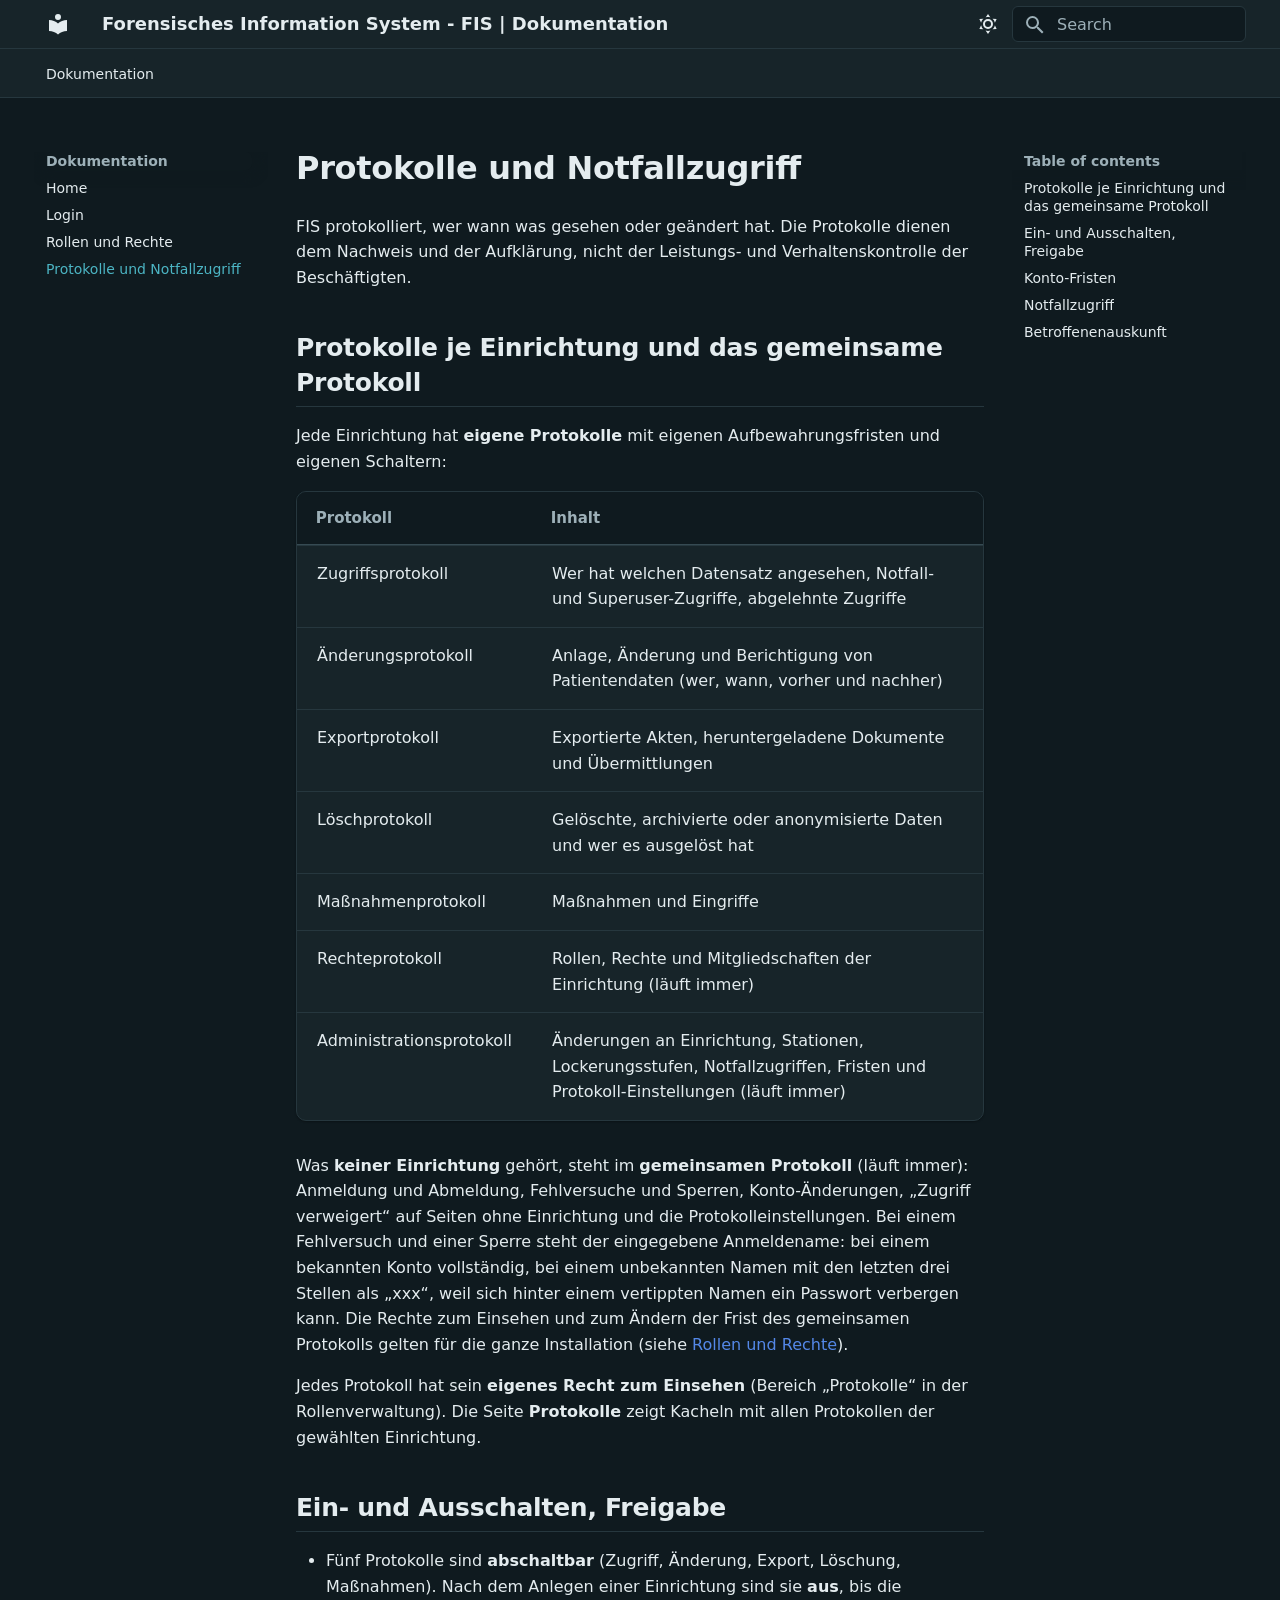
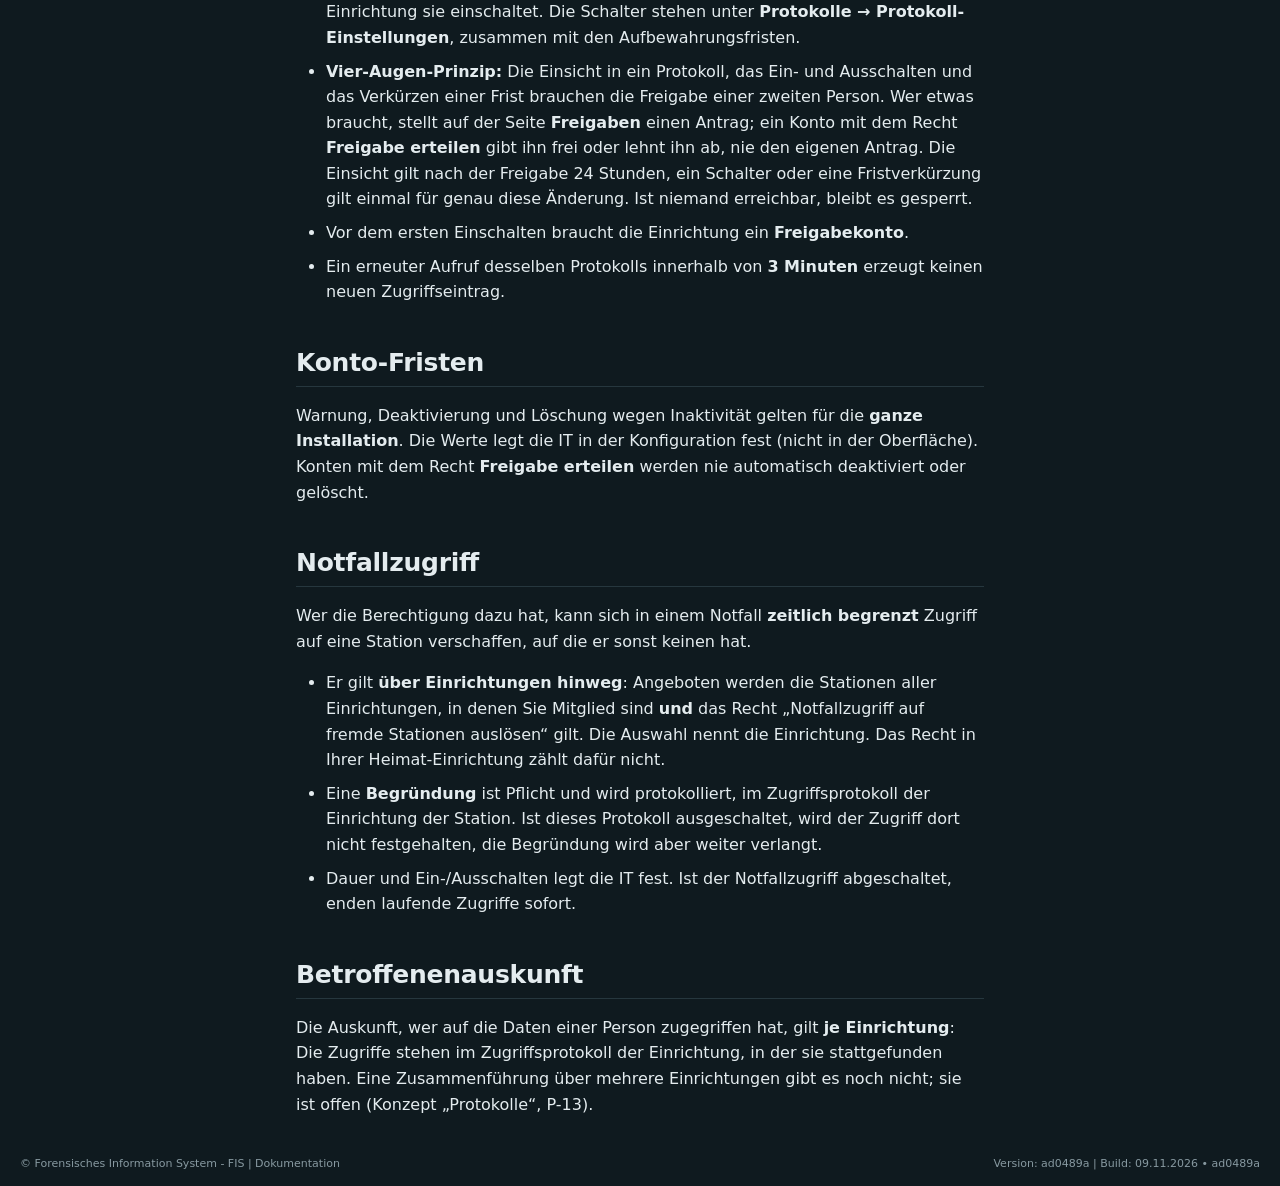
<file: anwender/protokolle/index.html>
<!doctype html>
<html lang="en" class="no-js">
  <head>
    
      <meta charset="utf-8">
      <meta name="viewport" content="width=device-width,initial-scale=1">
      
      
      
        <link rel="canonical" href="https://mrv-x.github.io/fis_documentation/anwender/protokolle/">
      
      
        <link rel="prev" href="../rollen-und-rechte/">
      
      
      
        
      
      
      <link rel="icon" href="../../assets/images/favicon.png">
      <meta name="generator" content="mkdocs-1.6.1, mkdocs-material-9.7.7">
    
    
      
        <title>Protokolle und Notfallzugriff - Forensisches Information System - FIS | Dokumentation</title>
      
    
    
      <link rel="stylesheet" href="../../assets/stylesheets/main.ec1eaa64.min.css">
      
        
        <link rel="stylesheet" href="../../assets/stylesheets/palette.ab4e12ef.min.css">
      
      


    
    
      
    
    
      
    
    
      <link rel="stylesheet" href="../../assets/stylesheets/footer.css">
    
      <link rel="stylesheet" href="../../stylesheets/extra.css">
    
    <script>__md_scope=new URL("../..",location),__md_hash=e=>[...e].reduce(((e,_)=>(e<<5)-e+_.charCodeAt(0)),0),__md_get=(e,_=localStorage,t=__md_scope)=>JSON.parse(_.getItem(t.pathname+"."+e)),__md_set=(e,_,t=localStorage,a=__md_scope)=>{try{t.setItem(a.pathname+"."+e,JSON.stringify(_))}catch(e){}}</script>
    
      

    
    
  </head>
  
  
    
    
      
    
    
    
    
    <body dir="ltr" data-md-color-scheme="slate" data-md-color-primary="indigo" data-md-color-accent="indigo">
  
    
    <input class="md-toggle" data-md-toggle="drawer" type="checkbox" id="__drawer" autocomplete="off">
    <input class="md-toggle" data-md-toggle="search" type="checkbox" id="__search" autocomplete="off">
    <label class="md-overlay" for="__drawer"></label>
    <div data-md-component="skip">
      
        
        <a href="#protokolle-und-notfallzugriff" class="md-skip">
          Skip to content
        </a>
      
    </div>
    <div data-md-component="announce">
      
    </div>
    
    
      

<header class="md-header" data-md-component="header">
  <nav class="md-header__inner md-grid" aria-label="Header">
    <a href="../.." title="Forensisches Information System - FIS | Dokumentation" class="md-header__button md-logo" aria-label="Forensisches Information System - FIS | Dokumentation" data-md-component="logo">
      
  
  <svg xmlns="http://www.w3.org/2000/svg" viewBox="0 0 24 24"><path d="M12 8a3 3 0 0 0 3-3 3 3 0 0 0-3-3 3 3 0 0 0-3 3 3 3 0 0 0 3 3m0 3.54C9.64 9.35 6.5 8 3 8v11c3.5 0 6.64 1.35 9 3.54 2.36-2.19 5.5-3.54 9-3.54V8c-3.5 0-6.64 1.35-9 3.54"/></svg>

    </a>
    <label class="md-header__button md-icon" for="__drawer">
      
      <svg xmlns="http://www.w3.org/2000/svg" viewBox="0 0 24 24"><path d="M3 6h18v2H3zm0 5h18v2H3zm0 5h18v2H3z"/></svg>
    </label>
    <div class="md-header__title" data-md-component="header-title">
      <div class="md-header__ellipsis">
        <div class="md-header__topic">
          <span class="md-ellipsis">
            Forensisches Information System - FIS | Dokumentation
          </span>
        </div>
        <div class="md-header__topic" data-md-component="header-topic">
          <span class="md-ellipsis">
            
              Protokolle und Notfallzugriff
            
          </span>
        </div>
      </div>
    </div>
    
      
        <form class="md-header__option" data-md-component="palette">
  
    
    
    
    <input class="md-option" data-md-color-media="" data-md-color-scheme="slate" data-md-color-primary="indigo" data-md-color-accent="indigo"  aria-label="Dark Mode"  type="radio" name="__palette" id="__palette_0">
    
      <label class="md-header__button md-icon" title="Dark Mode" for="__palette_1" hidden>
        <svg xmlns="http://www.w3.org/2000/svg" viewBox="0 0 24 24"><path d="M12 7a5 5 0 0 1 5 5 5 5 0 0 1-5 5 5 5 0 0 1-5-5 5 5 0 0 1 5-5m0 2a3 3 0 0 0-3 3 3 3 0 0 0 3 3 3 3 0 0 0 3-3 3 3 0 0 0-3-3m0-7 2.39 3.42C13.65 5.15 12.84 5 12 5s-1.65.15-2.39.42zM3.34 7l4.16-.35A7.2 7.2 0 0 0 5.94 8.5c-.44.74-.69 1.5-.83 2.29zm.02 10 1.76-3.77a7.131 7.131 0 0 0 2.38 4.14zM20.65 7l-1.77 3.79a7.02 7.02 0 0 0-2.38-4.15zm-.01 10-4.14.36c.59-.51 1.12-1.14 1.54-1.86.42-.73.69-1.5.83-2.29zM12 22l-2.41-3.44c.74.27 1.55.44 2.41.44.82 0 1.63-.17 2.37-.44z"/></svg>
      </label>
    
  
    
    
    
    <input class="md-option" data-md-color-media="" data-md-color-scheme="default" data-md-color-primary="indigo" data-md-color-accent="indigo"  aria-label="Light Mode"  type="radio" name="__palette" id="__palette_1">
    
      <label class="md-header__button md-icon" title="Light Mode" for="__palette_0" hidden>
        <svg xmlns="http://www.w3.org/2000/svg" viewBox="0 0 24 24"><path d="m17.75 4.09-2.53 1.94.91 3.06-2.63-1.81-2.63 1.81.91-3.06-2.53-1.94L12.44 4l1.06-3 1.06 3zm3.5 6.91-1.64 1.25.59 1.98-1.7-1.17-1.7 1.17.59-1.98L15.75 11l2.06-.05L18.5 9l.69 1.95zm-2.28 4.95c.83-.08 1.72 1.1 1.19 1.85-.32.45-.66.87-1.08 1.27C15.17 23 8.84 23 4.94 19.07c-3.91-3.9-3.91-10.24 0-14.14.4-.4.82-.76 1.27-1.08.75-.53 1.93.36 1.85 1.19-.27 2.86.69 5.83 2.89 8.02a9.96 9.96 0 0 0 8.02 2.89m-1.64 2.02a12.08 12.08 0 0 1-7.8-3.47c-2.17-2.19-3.33-5-3.49-7.82-2.81 3.14-2.7 7.96.31 10.98 3.02 3.01 7.84 3.12 10.98.31"/></svg>
      </label>
    
  
</form>
      
    
    
      <script>var palette=__md_get("__palette");if(palette&&palette.color){if("(prefers-color-scheme)"===palette.color.media){var media=matchMedia("(prefers-color-scheme: light)"),input=document.querySelector(media.matches?"[data-md-color-media='(prefers-color-scheme: light)']":"[data-md-color-media='(prefers-color-scheme: dark)']");palette.color.media=input.getAttribute("data-md-color-media"),palette.color.scheme=input.getAttribute("data-md-color-scheme"),palette.color.primary=input.getAttribute("data-md-color-primary"),palette.color.accent=input.getAttribute("data-md-color-accent")}for(var[key,value]of Object.entries(palette.color))document.body.setAttribute("data-md-color-"+key,value)}</script>
    
    
    
      
      
        <label class="md-header__button md-icon" for="__search">
          
          <svg xmlns="http://www.w3.org/2000/svg" viewBox="0 0 24 24"><path d="M9.5 3A6.5 6.5 0 0 1 16 9.5c0 1.61-.59 3.09-1.56 4.23l.27.27h.79l5 5-1.5 1.5-5-5v-.79l-.27-.27A6.52 6.52 0 0 1 9.5 16 6.5 6.5 0 0 1 3 9.5 6.5 6.5 0 0 1 9.5 3m0 2C7 5 5 7 5 9.5S7 14 9.5 14 14 12 14 9.5 12 5 9.5 5"/></svg>
        </label>
        <div class="md-search" data-md-component="search" role="dialog">
  <label class="md-search__overlay" for="__search"></label>
  <div class="md-search__inner" role="search">
    <form class="md-search__form" name="search">
      <input type="text" class="md-search__input" name="query" aria-label="Search" placeholder="Search" autocapitalize="off" autocorrect="off" autocomplete="off" spellcheck="false" data-md-component="search-query" required>
      <label class="md-search__icon md-icon" for="__search">
        
        <svg xmlns="http://www.w3.org/2000/svg" viewBox="0 0 24 24"><path d="M9.5 3A6.5 6.5 0 0 1 16 9.5c0 1.61-.59 3.09-1.56 4.23l.27.27h.79l5 5-1.5 1.5-5-5v-.79l-.27-.27A6.52 6.52 0 0 1 9.5 16 6.5 6.5 0 0 1 3 9.5 6.5 6.5 0 0 1 9.5 3m0 2C7 5 5 7 5 9.5S7 14 9.5 14 14 12 14 9.5 12 5 9.5 5"/></svg>
        
        <svg xmlns="http://www.w3.org/2000/svg" viewBox="0 0 24 24"><path d="M20 11v2H8l5.5 5.5-1.42 1.42L4.16 12l7.92-7.92L13.5 5.5 8 11z"/></svg>
      </label>
      <nav class="md-search__options" aria-label="Search">
        
        <button type="reset" class="md-search__icon md-icon" title="Clear" aria-label="Clear" tabindex="-1">
          
          <svg xmlns="http://www.w3.org/2000/svg" viewBox="0 0 24 24"><path d="M19 6.41 17.59 5 12 10.59 6.41 5 5 6.41 10.59 12 5 17.59 6.41 19 12 13.41 17.59 19 19 17.59 13.41 12z"/></svg>
        </button>
      </nav>
      
    </form>
    <div class="md-search__output">
      <div class="md-search__scrollwrap" tabindex="0" data-md-scrollfix>
        <div class="md-search-result" data-md-component="search-result">
          <div class="md-search-result__meta">
            Initializing search
          </div>
          <ol class="md-search-result__list" role="presentation"></ol>
        </div>
      </div>
    </div>
  </div>
</div>
      
    
    
  </nav>
  
</header>
    
    <div class="md-container" data-md-component="container">
      
      
        
          
            
<nav class="md-tabs" aria-label="Tabs" data-md-component="tabs">
  <div class="md-grid">
    <ul class="md-tabs__list">
      
        
  
  
  
    
  
  
    
    
      <li class="md-tabs__item md-tabs__item--active">
        <a href="../.." class="md-tabs__link">
          
  
  
  Dokumentation

        </a>
      </li>
    
  

      
    </ul>
  </div>
</nav>
          
        
      
      <main class="md-main" data-md-component="main">
        <div class="md-main__inner md-grid">
          
            
              
              <div class="md-sidebar md-sidebar--primary" data-md-component="sidebar" data-md-type="navigation" >
                <div class="md-sidebar__scrollwrap">
                  <div class="md-sidebar__inner">
                    


  


<nav class="md-nav md-nav--primary md-nav--lifted" aria-label="Navigation" data-md-level="0">
  <label class="md-nav__title" for="__drawer">
    <a href="../.." title="Forensisches Information System - FIS | Dokumentation" class="md-nav__button md-logo" aria-label="Forensisches Information System - FIS | Dokumentation" data-md-component="logo">
      
  
  <svg xmlns="http://www.w3.org/2000/svg" viewBox="0 0 24 24"><path d="M12 8a3 3 0 0 0 3-3 3 3 0 0 0-3-3 3 3 0 0 0-3 3 3 3 0 0 0 3 3m0 3.54C9.64 9.35 6.5 8 3 8v11c3.5 0 6.64 1.35 9 3.54 2.36-2.19 5.5-3.54 9-3.54V8c-3.5 0-6.64 1.35-9 3.54"/></svg>

    </a>
    Forensisches Information System - FIS | Dokumentation
  </label>
  
  <ul class="md-nav__list" data-md-scrollfix>
    
      
      
  
  
    
  
  
  
    
    
    
    
      
        
        
      
      
        
      
    
    
    <li class="md-nav__item md-nav__item--active md-nav__item--section md-nav__item--nested">
      
        
        
        <input class="md-nav__toggle md-toggle " type="checkbox" id="__nav_1" checked>
        
          
          <label class="md-nav__link" for="__nav_1" id="__nav_1_label" tabindex="">
            
  
  
  <span class="md-ellipsis">
    
  
    Dokumentation
  

    
  </span>
  
  

            <span class="md-nav__icon md-icon"></span>
          </label>
        
        <nav class="md-nav" data-md-level="1" aria-labelledby="__nav_1_label" aria-expanded="true">
          <label class="md-nav__title" for="__nav_1">
            <span class="md-nav__icon md-icon"></span>
            
  
    Dokumentation
  

          </label>
          <ul class="md-nav__list" data-md-scrollfix>
            
              
                
  
  
  
  
    <li class="md-nav__item">
      <a href="../.." class="md-nav__link">
        
  
  
  <span class="md-ellipsis">
    
  
    Home
  

    
  </span>
  
  

      </a>
    </li>
  

              
            
              
                
  
  
  
  
    <li class="md-nav__item">
      <a href="../../login/" class="md-nav__link">
        
  
  
  <span class="md-ellipsis">
    
  
    Login
  

    
  </span>
  
  

      </a>
    </li>
  

              
            
              
                
  
  
  
  
    <li class="md-nav__item">
      <a href="../rollen-und-rechte/" class="md-nav__link">
        
  
  
  <span class="md-ellipsis">
    
  
    Rollen und Rechte
  

    
  </span>
  
  

      </a>
    </li>
  

              
            
              
                
  
  
    
  
  
  
    <li class="md-nav__item md-nav__item--active">
      
      <input class="md-nav__toggle md-toggle" type="checkbox" id="__toc">
      
      
        
      
      
        <label class="md-nav__link md-nav__link--active" for="__toc">
          
  
  
  <span class="md-ellipsis">
    
  
    Protokolle und Notfallzugriff
  

    
  </span>
  
  

          <span class="md-nav__icon md-icon"></span>
        </label>
      
      <a href="./" class="md-nav__link md-nav__link--active">
        
  
  
  <span class="md-ellipsis">
    
  
    Protokolle und Notfallzugriff
  

    
  </span>
  
  

      </a>
      
        

<nav class="md-nav md-nav--secondary" aria-label="Table of contents">
  
  
  
    
  
  
    <label class="md-nav__title" for="__toc">
      <span class="md-nav__icon md-icon"></span>
      Table of contents
    </label>
    <ul class="md-nav__list" data-md-component="toc" data-md-scrollfix>
      
        <li class="md-nav__item">
  <a href="#protokolle-je-einrichtung-und-das-gemeinsame-protokoll" class="md-nav__link">
    <span class="md-ellipsis">
      
        Protokolle je Einrichtung und das gemeinsame Protokoll
      
    </span>
  </a>
  
</li>
      
        <li class="md-nav__item">
  <a href="#ein-und-ausschalten-freigabe" class="md-nav__link">
    <span class="md-ellipsis">
      
        Ein- und Ausschalten, Freigabe
      
    </span>
  </a>
  
</li>
      
        <li class="md-nav__item">
  <a href="#konto-fristen" class="md-nav__link">
    <span class="md-ellipsis">
      
        Konto-Fristen
      
    </span>
  </a>
  
</li>
      
        <li class="md-nav__item">
  <a href="#notfallzugriff" class="md-nav__link">
    <span class="md-ellipsis">
      
        Notfallzugriff
      
    </span>
  </a>
  
</li>
      
        <li class="md-nav__item">
  <a href="#betroffenenauskunft" class="md-nav__link">
    <span class="md-ellipsis">
      
        Betroffenenauskunft
      
    </span>
  </a>
  
</li>
      
    </ul>
  
</nav>
      
    </li>
  

              
            
          </ul>
        </nav>
      
    </li>
  

    
  </ul>
</nav>
                  </div>
                </div>
              </div>
            
            
              
              <div class="md-sidebar md-sidebar--secondary" data-md-component="sidebar" data-md-type="toc" >
                <div class="md-sidebar__scrollwrap">
                  <div class="md-sidebar__inner">
                    

<nav class="md-nav md-nav--secondary" aria-label="Table of contents">
  
  
  
    
  
  
    <label class="md-nav__title" for="__toc">
      <span class="md-nav__icon md-icon"></span>
      Table of contents
    </label>
    <ul class="md-nav__list" data-md-component="toc" data-md-scrollfix>
      
        <li class="md-nav__item">
  <a href="#protokolle-je-einrichtung-und-das-gemeinsame-protokoll" class="md-nav__link">
    <span class="md-ellipsis">
      
        Protokolle je Einrichtung und das gemeinsame Protokoll
      
    </span>
  </a>
  
</li>
      
        <li class="md-nav__item">
  <a href="#ein-und-ausschalten-freigabe" class="md-nav__link">
    <span class="md-ellipsis">
      
        Ein- und Ausschalten, Freigabe
      
    </span>
  </a>
  
</li>
      
        <li class="md-nav__item">
  <a href="#konto-fristen" class="md-nav__link">
    <span class="md-ellipsis">
      
        Konto-Fristen
      
    </span>
  </a>
  
</li>
      
        <li class="md-nav__item">
  <a href="#notfallzugriff" class="md-nav__link">
    <span class="md-ellipsis">
      
        Notfallzugriff
      
    </span>
  </a>
  
</li>
      
        <li class="md-nav__item">
  <a href="#betroffenenauskunft" class="md-nav__link">
    <span class="md-ellipsis">
      
        Betroffenenauskunft
      
    </span>
  </a>
  
</li>
      
    </ul>
  
</nav>
                  </div>
                </div>
              </div>
            
          
          
            <div class="md-content" data-md-component="content">
              
              <article class="md-content__inner md-typeset">
                
                  



<h1 id="protokolle-und-notfallzugriff">Protokolle und Notfallzugriff</h1>
<p>FIS protokolliert, wer wann was gesehen oder geändert hat. Die Protokolle dienen dem Nachweis und der Aufklärung, nicht der
Leistungs- und Verhaltenskontrolle der Beschäftigten.</p>
<h2 id="protokolle-je-einrichtung-und-das-gemeinsame-protokoll">Protokolle je Einrichtung und das gemeinsame Protokoll</h2>
<p>Jede Einrichtung hat <strong>eigene Protokolle</strong> mit eigenen Aufbewahrungsfristen und eigenen Schaltern:</p>
<table>
<thead>
<tr>
<th>Protokoll</th>
<th>Inhalt</th>
</tr>
</thead>
<tbody>
<tr>
<td>Zugriffsprotokoll</td>
<td>Wer hat welchen Datensatz angesehen, Notfall- und Superuser-Zugriffe, abgelehnte Zugriffe</td>
</tr>
<tr>
<td>Änderungsprotokoll</td>
<td>Anlage, Änderung und Berichtigung von Patientendaten (wer, wann, vorher und nachher)</td>
</tr>
<tr>
<td>Exportprotokoll</td>
<td>Exportierte Akten, heruntergeladene Dokumente und Übermittlungen</td>
</tr>
<tr>
<td>Löschprotokoll</td>
<td>Gelöschte, archivierte oder anonymisierte Daten und wer es ausgelöst hat</td>
</tr>
<tr>
<td>Maßnahmenprotokoll</td>
<td>Maßnahmen und Eingriffe</td>
</tr>
<tr>
<td>Rechteprotokoll</td>
<td>Rollen, Rechte und Mitgliedschaften der Einrichtung (läuft immer)</td>
</tr>
<tr>
<td>Administrationsprotokoll</td>
<td>Änderungen an Einrichtung, Stationen, Lockerungsstufen, Notfallzugriffen, Fristen und Protokoll-Einstellungen (läuft immer)</td>
</tr>
</tbody>
</table>
<p>Was <strong>keiner Einrichtung</strong> gehört, steht im <strong>gemeinsamen Protokoll</strong> (läuft immer): Anmeldung und Abmeldung, Fehlversuche
und Sperren, Konto-Änderungen, „Zugriff verweigert“ auf Seiten ohne Einrichtung und die Protokolleinstellungen. Bei einem
Fehlversuch und einer Sperre steht der eingegebene Anmeldename: bei einem bekannten Konto vollständig, bei einem unbekannten Namen
mit den letzten drei Stellen als „xxx“, weil sich hinter einem vertippten Namen ein Passwort verbergen kann. Die Rechte zum
Einsehen und zum Ändern der Frist des gemeinsamen Protokolls gelten für die ganze Installation (siehe
<a href="../rollen-und-rechte/">Rollen und Rechte</a>).</p>
<p>Jedes Protokoll hat sein <strong>eigenes Recht zum Einsehen</strong> (Bereich „Protokolle“ in der Rollenverwaltung). Die Seite <strong>Protokolle</strong>
zeigt Kacheln mit allen Protokollen der gewählten Einrichtung.</p>
<h2 id="ein-und-ausschalten-freigabe">Ein- und Ausschalten, Freigabe</h2>
<ul>
<li>Fünf Protokolle sind <strong>abschaltbar</strong> (Zugriff, Änderung, Export, Löschung, Maßnahmen). Nach dem Anlegen einer Einrichtung sind sie
  <strong>aus</strong>, bis die Einrichtung sie einschaltet. Die Schalter stehen unter <strong>Protokolle → Protokoll-Einstellungen</strong>, zusammen mit
  den Aufbewahrungsfristen.</li>
<li><strong>Vier-Augen-Prinzip:</strong> Die Einsicht in ein Protokoll, das Ein- und Ausschalten und das Verkürzen einer Frist brauchen die Freigabe
  einer zweiten Person. Wer etwas braucht, stellt auf der Seite <strong>Freigaben</strong> einen Antrag; ein Konto mit dem Recht <strong>Freigabe erteilen</strong>
  gibt ihn frei oder lehnt ihn ab, nie den eigenen Antrag. Die Einsicht gilt nach der Freigabe 24 Stunden, ein Schalter oder eine
  Fristverkürzung gilt einmal für genau diese Änderung. Ist niemand erreichbar, bleibt es gesperrt.</li>
<li>Vor dem ersten Einschalten braucht die Einrichtung ein <strong>Freigabekonto</strong>.</li>
<li>Ein erneuter Aufruf desselben Protokolls innerhalb von <strong>3 Minuten</strong> erzeugt keinen neuen Zugriffseintrag.</li>
</ul>
<h2 id="konto-fristen">Konto-Fristen</h2>
<p>Warnung, Deaktivierung und Löschung wegen Inaktivität gelten für die <strong>ganze Installation</strong>. Die Werte legt die IT in der Konfiguration
fest (nicht in der Oberfläche). Konten mit dem Recht <strong>Freigabe erteilen</strong> werden nie automatisch deaktiviert oder gelöscht.</p>
<h2 id="notfallzugriff">Notfallzugriff</h2>
<p>Wer die Berechtigung dazu hat, kann sich in einem Notfall <strong>zeitlich begrenzt</strong> Zugriff auf eine Station verschaffen, auf die er sonst keinen hat.</p>
<ul>
<li>Er gilt <strong>über Einrichtungen hinweg</strong>: Angeboten werden die Stationen aller Einrichtungen, in denen Sie Mitglied sind <strong>und</strong> das
  Recht „Notfallzugriff auf fremde Stationen auslösen“ gilt. Die Auswahl nennt die Einrichtung. Das Recht in Ihrer Heimat-Einrichtung zählt dafür nicht.</li>
<li>Eine <strong>Begründung</strong> ist Pflicht und wird protokolliert, im Zugriffsprotokoll der Einrichtung der Station. Ist dieses Protokoll
  ausgeschaltet, wird der Zugriff dort nicht festgehalten, die Begründung wird aber weiter verlangt.</li>
<li>Dauer und Ein-/Ausschalten legt die IT fest. Ist der Notfallzugriff abgeschaltet, enden laufende Zugriffe sofort.</li>
</ul>
<h2 id="betroffenenauskunft">Betroffenenauskunft</h2>
<p>Die Auskunft, wer auf die Daten einer Person zugegriffen hat, gilt <strong>je Einrichtung</strong>: Die Zugriffe stehen im Zugriffsprotokoll der
Einrichtung, in der sie stattgefunden haben. Eine Zusammenführung über mehrere Einrichtungen gibt es noch nicht; sie ist offen
(Konzept „Protokolle“, P-13).</p>












                
              </article>
            </div>
          
          
<script>var target=document.getElementById(location.hash.slice(1));target&&target.name&&(target.checked=target.name.startsWith("__tabbed_"))</script>
        </div>
        
      </main>
      
        
  <footer class="md-footer-custom">
    <div class="md-footer-custom__left">
      <span>© Forensisches Information System - FIS | Dokumentation</span>
    </div>

    <div class="md-footer-custom__right">
      
        <span>Version: ad0489a | Build: 09.11.2026 • ad0489a</span>
      
    </div>
  </footer>

      
    </div>
    <div class="md-dialog" data-md-component="dialog">
      <div class="md-dialog__inner md-typeset"></div>
    </div>
    
    
    
      
      
      <script id="__config" type="application/json">{"annotate": null, "base": "../..", "features": ["navigation.instant", "navigation.tracking", "navigation.tabs", "navigation.sections", "navigation.expand"], "search": "../../assets/javascripts/workers/search.2c215733.min.js", "tags": null, "translations": {"clipboard.copied": "Copied to clipboard", "clipboard.copy": "Copy to clipboard", "search.result.more.one": "1 more on this page", "search.result.more.other": "# more on this page", "search.result.none": "No matching documents", "search.result.one": "1 matching document", "search.result.other": "# matching documents", "search.result.placeholder": "Type to start searching", "search.result.term.missing": "Missing", "select.version": "Select version"}, "version": null}</script>
    
    
      <script src="../../assets/javascripts/bundle.d7400e89.min.js"></script>
      
    
  </body>
</html>
</file>
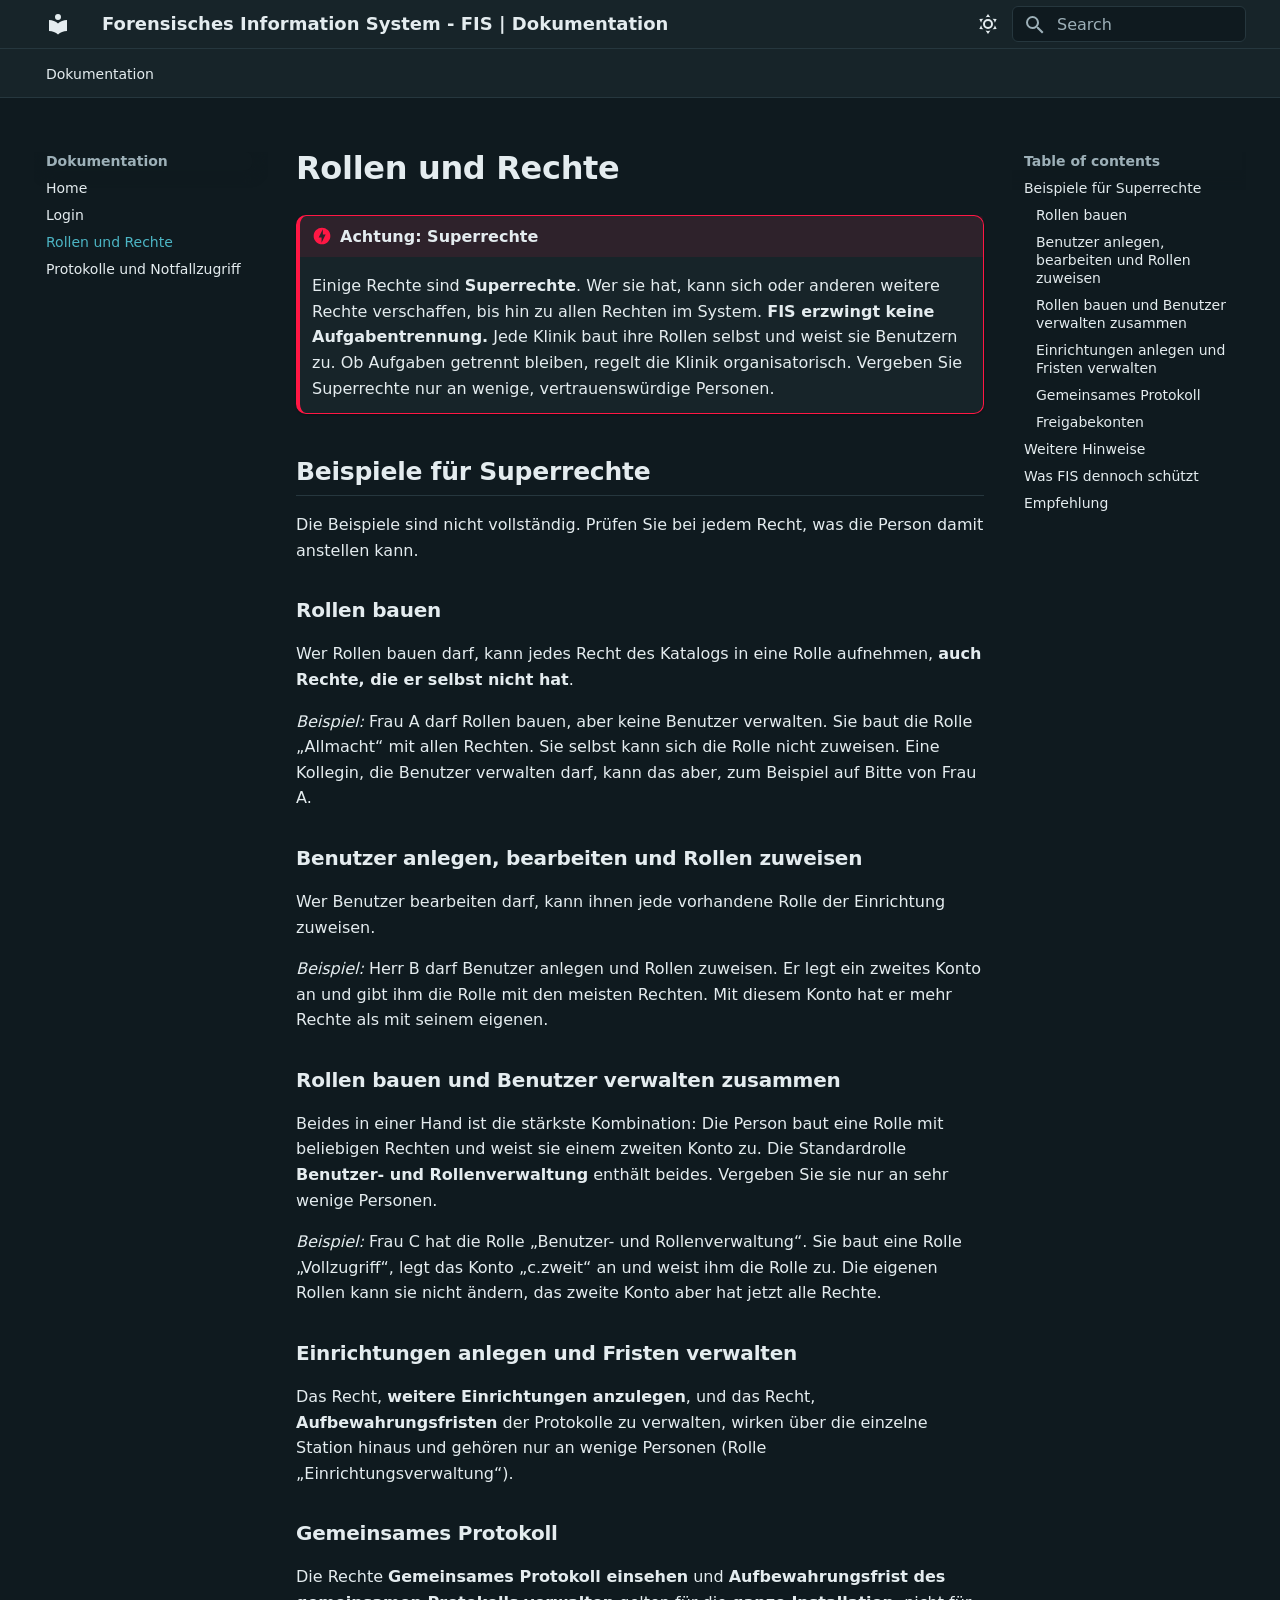
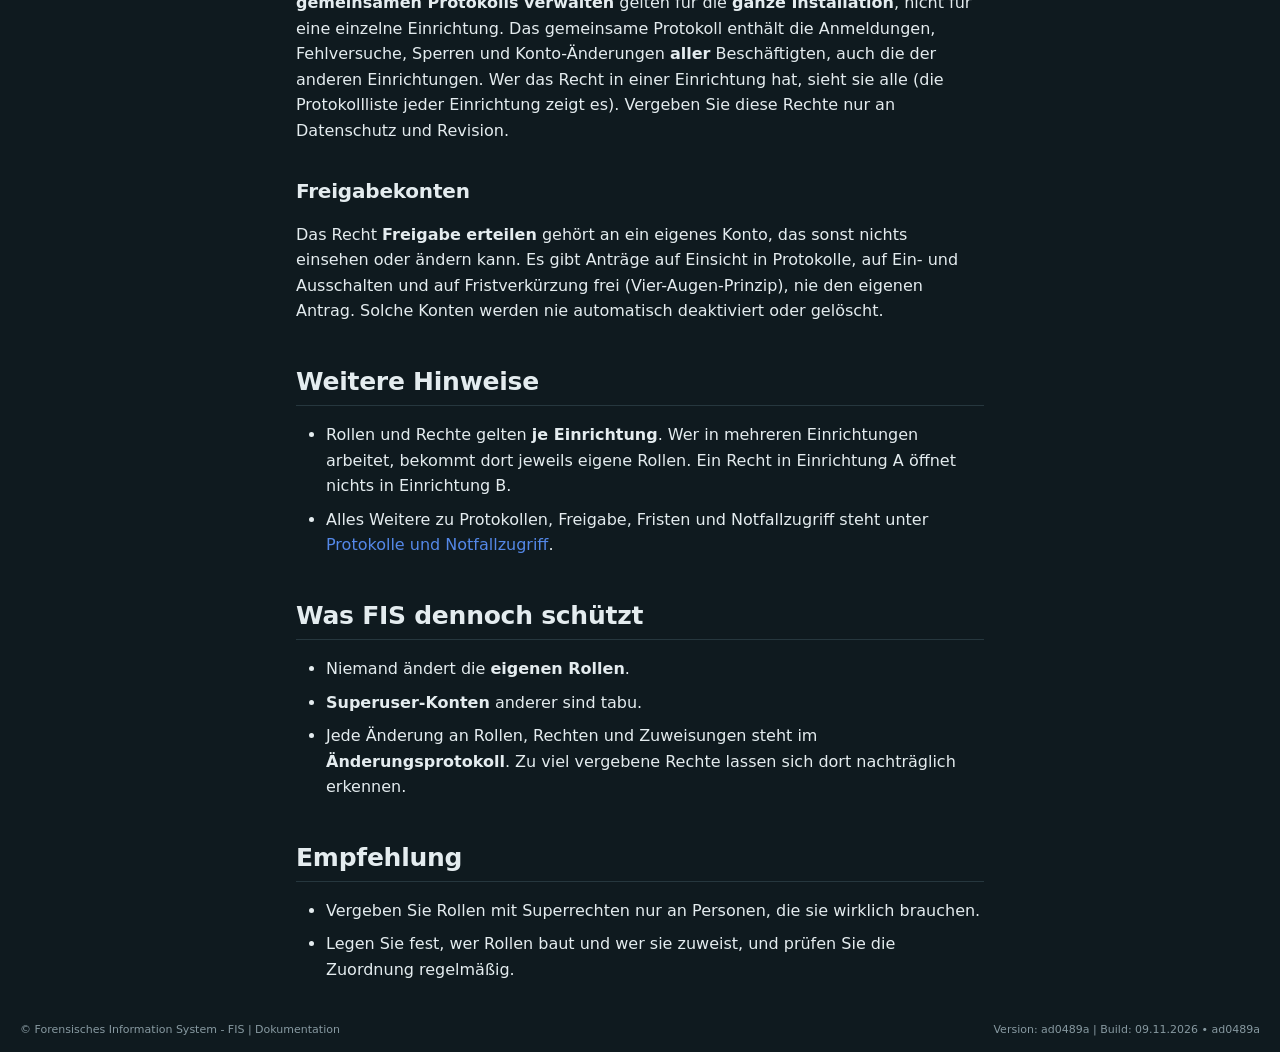
<file: anwender/rollen-und-rechte/index.html>
<!doctype html>
<html lang="en" class="no-js">
  <head>
    
      <meta charset="utf-8">
      <meta name="viewport" content="width=device-width,initial-scale=1">
      
      
      
        <link rel="canonical" href="https://mrv-x.github.io/fis_documentation/anwender/rollen-und-rechte/">
      
      
        <link rel="prev" href="../../login/">
      
      
        <link rel="next" href="../protokolle/">
      
      
        
      
      
      <link rel="icon" href="../../assets/images/favicon.png">
      <meta name="generator" content="mkdocs-1.6.1, mkdocs-material-9.7.7">
    
    
      
        <title>Rollen und Rechte - Forensisches Information System - FIS | Dokumentation</title>
      
    
    
      <link rel="stylesheet" href="../../assets/stylesheets/main.ec1eaa64.min.css">
      
        
        <link rel="stylesheet" href="../../assets/stylesheets/palette.ab4e12ef.min.css">
      
      


    
    
      
    
    
      
    
    
      <link rel="stylesheet" href="../../assets/stylesheets/footer.css">
    
      <link rel="stylesheet" href="../../stylesheets/extra.css">
    
    <script>__md_scope=new URL("../..",location),__md_hash=e=>[...e].reduce(((e,_)=>(e<<5)-e+_.charCodeAt(0)),0),__md_get=(e,_=localStorage,t=__md_scope)=>JSON.parse(_.getItem(t.pathname+"."+e)),__md_set=(e,_,t=localStorage,a=__md_scope)=>{try{t.setItem(a.pathname+"."+e,JSON.stringify(_))}catch(e){}}</script>
    
      

    
    
  </head>
  
  
    
    
      
    
    
    
    
    <body dir="ltr" data-md-color-scheme="slate" data-md-color-primary="indigo" data-md-color-accent="indigo">
  
    
    <input class="md-toggle" data-md-toggle="drawer" type="checkbox" id="__drawer" autocomplete="off">
    <input class="md-toggle" data-md-toggle="search" type="checkbox" id="__search" autocomplete="off">
    <label class="md-overlay" for="__drawer"></label>
    <div data-md-component="skip">
      
        
        <a href="#rollen-und-rechte" class="md-skip">
          Skip to content
        </a>
      
    </div>
    <div data-md-component="announce">
      
    </div>
    
    
      

<header class="md-header" data-md-component="header">
  <nav class="md-header__inner md-grid" aria-label="Header">
    <a href="../.." title="Forensisches Information System - FIS | Dokumentation" class="md-header__button md-logo" aria-label="Forensisches Information System - FIS | Dokumentation" data-md-component="logo">
      
  
  <svg xmlns="http://www.w3.org/2000/svg" viewBox="0 0 24 24"><path d="M12 8a3 3 0 0 0 3-3 3 3 0 0 0-3-3 3 3 0 0 0-3 3 3 3 0 0 0 3 3m0 3.54C9.64 9.35 6.5 8 3 8v11c3.5 0 6.64 1.35 9 3.54 2.36-2.19 5.5-3.54 9-3.54V8c-3.5 0-6.64 1.35-9 3.54"/></svg>

    </a>
    <label class="md-header__button md-icon" for="__drawer">
      
      <svg xmlns="http://www.w3.org/2000/svg" viewBox="0 0 24 24"><path d="M3 6h18v2H3zm0 5h18v2H3zm0 5h18v2H3z"/></svg>
    </label>
    <div class="md-header__title" data-md-component="header-title">
      <div class="md-header__ellipsis">
        <div class="md-header__topic">
          <span class="md-ellipsis">
            Forensisches Information System - FIS | Dokumentation
          </span>
        </div>
        <div class="md-header__topic" data-md-component="header-topic">
          <span class="md-ellipsis">
            
              Rollen und Rechte
            
          </span>
        </div>
      </div>
    </div>
    
      
        <form class="md-header__option" data-md-component="palette">
  
    
    
    
    <input class="md-option" data-md-color-media="" data-md-color-scheme="slate" data-md-color-primary="indigo" data-md-color-accent="indigo"  aria-label="Dark Mode"  type="radio" name="__palette" id="__palette_0">
    
      <label class="md-header__button md-icon" title="Dark Mode" for="__palette_1" hidden>
        <svg xmlns="http://www.w3.org/2000/svg" viewBox="0 0 24 24"><path d="M12 7a5 5 0 0 1 5 5 5 5 0 0 1-5 5 5 5 0 0 1-5-5 5 5 0 0 1 5-5m0 2a3 3 0 0 0-3 3 3 3 0 0 0 3 3 3 3 0 0 0 3-3 3 3 0 0 0-3-3m0-7 2.39 3.42C13.65 5.15 12.84 5 12 5s-1.65.15-2.39.42zM3.34 7l4.16-.35A7.2 7.2 0 0 0 5.94 8.5c-.44.74-.69 1.5-.83 2.29zm.02 10 1.76-3.77a7.131 7.131 0 0 0 2.38 4.14zM20.65 7l-1.77 3.79a7.02 7.02 0 0 0-2.38-4.15zm-.01 10-4.14.36c.59-.51 1.12-1.14 1.54-1.86.42-.73.69-1.5.83-2.29zM12 22l-2.41-3.44c.74.27 1.55.44 2.41.44.82 0 1.63-.17 2.37-.44z"/></svg>
      </label>
    
  
    
    
    
    <input class="md-option" data-md-color-media="" data-md-color-scheme="default" data-md-color-primary="indigo" data-md-color-accent="indigo"  aria-label="Light Mode"  type="radio" name="__palette" id="__palette_1">
    
      <label class="md-header__button md-icon" title="Light Mode" for="__palette_0" hidden>
        <svg xmlns="http://www.w3.org/2000/svg" viewBox="0 0 24 24"><path d="m17.75 4.09-2.53 1.94.91 3.06-2.63-1.81-2.63 1.81.91-3.06-2.53-1.94L12.44 4l1.06-3 1.06 3zm3.5 6.91-1.64 1.25.59 1.98-1.7-1.17-1.7 1.17.59-1.98L15.75 11l2.06-.05L18.5 9l.69 1.95zm-2.28 4.95c.83-.08 1.72 1.1 1.19 1.85-.32.45-.66.87-1.08 1.27C15.17 23 8.84 23 4.94 19.07c-3.91-3.9-3.91-10.24 0-14.14.4-.4.82-.76 1.27-1.08.75-.53 1.93.36 1.85 1.19-.27 2.86.69 5.83 2.89 8.02a9.96 9.96 0 0 0 8.02 2.89m-1.64 2.02a12.08 12.08 0 0 1-7.8-3.47c-2.17-2.19-3.33-5-3.49-7.82-2.81 3.14-2.7 7.96.31 10.98 3.02 3.01 7.84 3.12 10.98.31"/></svg>
      </label>
    
  
</form>
      
    
    
      <script>var palette=__md_get("__palette");if(palette&&palette.color){if("(prefers-color-scheme)"===palette.color.media){var media=matchMedia("(prefers-color-scheme: light)"),input=document.querySelector(media.matches?"[data-md-color-media='(prefers-color-scheme: light)']":"[data-md-color-media='(prefers-color-scheme: dark)']");palette.color.media=input.getAttribute("data-md-color-media"),palette.color.scheme=input.getAttribute("data-md-color-scheme"),palette.color.primary=input.getAttribute("data-md-color-primary"),palette.color.accent=input.getAttribute("data-md-color-accent")}for(var[key,value]of Object.entries(palette.color))document.body.setAttribute("data-md-color-"+key,value)}</script>
    
    
    
      
      
        <label class="md-header__button md-icon" for="__search">
          
          <svg xmlns="http://www.w3.org/2000/svg" viewBox="0 0 24 24"><path d="M9.5 3A6.5 6.5 0 0 1 16 9.5c0 1.61-.59 3.09-1.56 4.23l.27.27h.79l5 5-1.5 1.5-5-5v-.79l-.27-.27A6.52 6.52 0 0 1 9.5 16 6.5 6.5 0 0 1 3 9.5 6.5 6.5 0 0 1 9.5 3m0 2C7 5 5 7 5 9.5S7 14 9.5 14 14 12 14 9.5 12 5 9.5 5"/></svg>
        </label>
        <div class="md-search" data-md-component="search" role="dialog">
  <label class="md-search__overlay" for="__search"></label>
  <div class="md-search__inner" role="search">
    <form class="md-search__form" name="search">
      <input type="text" class="md-search__input" name="query" aria-label="Search" placeholder="Search" autocapitalize="off" autocorrect="off" autocomplete="off" spellcheck="false" data-md-component="search-query" required>
      <label class="md-search__icon md-icon" for="__search">
        
        <svg xmlns="http://www.w3.org/2000/svg" viewBox="0 0 24 24"><path d="M9.5 3A6.5 6.5 0 0 1 16 9.5c0 1.61-.59 3.09-1.56 4.23l.27.27h.79l5 5-1.5 1.5-5-5v-.79l-.27-.27A6.52 6.52 0 0 1 9.5 16 6.5 6.5 0 0 1 3 9.5 6.5 6.5 0 0 1 9.5 3m0 2C7 5 5 7 5 9.5S7 14 9.5 14 14 12 14 9.5 12 5 9.5 5"/></svg>
        
        <svg xmlns="http://www.w3.org/2000/svg" viewBox="0 0 24 24"><path d="M20 11v2H8l5.5 5.5-1.42 1.42L4.16 12l7.92-7.92L13.5 5.5 8 11z"/></svg>
      </label>
      <nav class="md-search__options" aria-label="Search">
        
        <button type="reset" class="md-search__icon md-icon" title="Clear" aria-label="Clear" tabindex="-1">
          
          <svg xmlns="http://www.w3.org/2000/svg" viewBox="0 0 24 24"><path d="M19 6.41 17.59 5 12 10.59 6.41 5 5 6.41 10.59 12 5 17.59 6.41 19 12 13.41 17.59 19 19 17.59 13.41 12z"/></svg>
        </button>
      </nav>
      
    </form>
    <div class="md-search__output">
      <div class="md-search__scrollwrap" tabindex="0" data-md-scrollfix>
        <div class="md-search-result" data-md-component="search-result">
          <div class="md-search-result__meta">
            Initializing search
          </div>
          <ol class="md-search-result__list" role="presentation"></ol>
        </div>
      </div>
    </div>
  </div>
</div>
      
    
    
  </nav>
  
</header>
    
    <div class="md-container" data-md-component="container">
      
      
        
          
            
<nav class="md-tabs" aria-label="Tabs" data-md-component="tabs">
  <div class="md-grid">
    <ul class="md-tabs__list">
      
        
  
  
  
    
  
  
    
    
      <li class="md-tabs__item md-tabs__item--active">
        <a href="../.." class="md-tabs__link">
          
  
  
  Dokumentation

        </a>
      </li>
    
  

      
    </ul>
  </div>
</nav>
          
        
      
      <main class="md-main" data-md-component="main">
        <div class="md-main__inner md-grid">
          
            
              
              <div class="md-sidebar md-sidebar--primary" data-md-component="sidebar" data-md-type="navigation" >
                <div class="md-sidebar__scrollwrap">
                  <div class="md-sidebar__inner">
                    


  


<nav class="md-nav md-nav--primary md-nav--lifted" aria-label="Navigation" data-md-level="0">
  <label class="md-nav__title" for="__drawer">
    <a href="../.." title="Forensisches Information System - FIS | Dokumentation" class="md-nav__button md-logo" aria-label="Forensisches Information System - FIS | Dokumentation" data-md-component="logo">
      
  
  <svg xmlns="http://www.w3.org/2000/svg" viewBox="0 0 24 24"><path d="M12 8a3 3 0 0 0 3-3 3 3 0 0 0-3-3 3 3 0 0 0-3 3 3 3 0 0 0 3 3m0 3.54C9.64 9.35 6.5 8 3 8v11c3.5 0 6.64 1.35 9 3.54 2.36-2.19 5.5-3.54 9-3.54V8c-3.5 0-6.64 1.35-9 3.54"/></svg>

    </a>
    Forensisches Information System - FIS | Dokumentation
  </label>
  
  <ul class="md-nav__list" data-md-scrollfix>
    
      
      
  
  
    
  
  
  
    
    
    
    
      
        
        
      
      
        
      
    
    
    <li class="md-nav__item md-nav__item--active md-nav__item--section md-nav__item--nested">
      
        
        
        <input class="md-nav__toggle md-toggle " type="checkbox" id="__nav_1" checked>
        
          
          <label class="md-nav__link" for="__nav_1" id="__nav_1_label" tabindex="">
            
  
  
  <span class="md-ellipsis">
    
  
    Dokumentation
  

    
  </span>
  
  

            <span class="md-nav__icon md-icon"></span>
          </label>
        
        <nav class="md-nav" data-md-level="1" aria-labelledby="__nav_1_label" aria-expanded="true">
          <label class="md-nav__title" for="__nav_1">
            <span class="md-nav__icon md-icon"></span>
            
  
    Dokumentation
  

          </label>
          <ul class="md-nav__list" data-md-scrollfix>
            
              
                
  
  
  
  
    <li class="md-nav__item">
      <a href="../.." class="md-nav__link">
        
  
  
  <span class="md-ellipsis">
    
  
    Home
  

    
  </span>
  
  

      </a>
    </li>
  

              
            
              
                
  
  
  
  
    <li class="md-nav__item">
      <a href="../../login/" class="md-nav__link">
        
  
  
  <span class="md-ellipsis">
    
  
    Login
  

    
  </span>
  
  

      </a>
    </li>
  

              
            
              
                
  
  
    
  
  
  
    <li class="md-nav__item md-nav__item--active">
      
      <input class="md-nav__toggle md-toggle" type="checkbox" id="__toc">
      
      
        
      
      
        <label class="md-nav__link md-nav__link--active" for="__toc">
          
  
  
  <span class="md-ellipsis">
    
  
    Rollen und Rechte
  

    
  </span>
  
  

          <span class="md-nav__icon md-icon"></span>
        </label>
      
      <a href="./" class="md-nav__link md-nav__link--active">
        
  
  
  <span class="md-ellipsis">
    
  
    Rollen und Rechte
  

    
  </span>
  
  

      </a>
      
        

<nav class="md-nav md-nav--secondary" aria-label="Table of contents">
  
  
  
    
  
  
    <label class="md-nav__title" for="__toc">
      <span class="md-nav__icon md-icon"></span>
      Table of contents
    </label>
    <ul class="md-nav__list" data-md-component="toc" data-md-scrollfix>
      
        <li class="md-nav__item">
  <a href="#beispiele-fur-superrechte" class="md-nav__link">
    <span class="md-ellipsis">
      
        Beispiele für Superrechte
      
    </span>
  </a>
  
    <nav class="md-nav" aria-label="Beispiele für Superrechte">
      <ul class="md-nav__list">
        
          <li class="md-nav__item">
  <a href="#rollen-bauen" class="md-nav__link">
    <span class="md-ellipsis">
      
        Rollen bauen
      
    </span>
  </a>
  
</li>
        
          <li class="md-nav__item">
  <a href="#benutzer-anlegen-bearbeiten-und-rollen-zuweisen" class="md-nav__link">
    <span class="md-ellipsis">
      
        Benutzer anlegen, bearbeiten und Rollen zuweisen
      
    </span>
  </a>
  
</li>
        
          <li class="md-nav__item">
  <a href="#rollen-bauen-und-benutzer-verwalten-zusammen" class="md-nav__link">
    <span class="md-ellipsis">
      
        Rollen bauen und Benutzer verwalten zusammen
      
    </span>
  </a>
  
</li>
        
          <li class="md-nav__item">
  <a href="#einrichtungen-anlegen-und-fristen-verwalten" class="md-nav__link">
    <span class="md-ellipsis">
      
        Einrichtungen anlegen und Fristen verwalten
      
    </span>
  </a>
  
</li>
        
          <li class="md-nav__item">
  <a href="#gemeinsames-protokoll" class="md-nav__link">
    <span class="md-ellipsis">
      
        Gemeinsames Protokoll
      
    </span>
  </a>
  
</li>
        
          <li class="md-nav__item">
  <a href="#freigabekonten" class="md-nav__link">
    <span class="md-ellipsis">
      
        Freigabekonten
      
    </span>
  </a>
  
</li>
        
      </ul>
    </nav>
  
</li>
      
        <li class="md-nav__item">
  <a href="#weitere-hinweise" class="md-nav__link">
    <span class="md-ellipsis">
      
        Weitere Hinweise
      
    </span>
  </a>
  
</li>
      
        <li class="md-nav__item">
  <a href="#was-fis-dennoch-schutzt" class="md-nav__link">
    <span class="md-ellipsis">
      
        Was FIS dennoch schützt
      
    </span>
  </a>
  
</li>
      
        <li class="md-nav__item">
  <a href="#empfehlung" class="md-nav__link">
    <span class="md-ellipsis">
      
        Empfehlung
      
    </span>
  </a>
  
</li>
      
    </ul>
  
</nav>
      
    </li>
  

              
            
              
                
  
  
  
  
    <li class="md-nav__item">
      <a href="../protokolle/" class="md-nav__link">
        
  
  
  <span class="md-ellipsis">
    
  
    Protokolle und Notfallzugriff
  

    
  </span>
  
  

      </a>
    </li>
  

              
            
          </ul>
        </nav>
      
    </li>
  

    
  </ul>
</nav>
                  </div>
                </div>
              </div>
            
            
              
              <div class="md-sidebar md-sidebar--secondary" data-md-component="sidebar" data-md-type="toc" >
                <div class="md-sidebar__scrollwrap">
                  <div class="md-sidebar__inner">
                    

<nav class="md-nav md-nav--secondary" aria-label="Table of contents">
  
  
  
    
  
  
    <label class="md-nav__title" for="__toc">
      <span class="md-nav__icon md-icon"></span>
      Table of contents
    </label>
    <ul class="md-nav__list" data-md-component="toc" data-md-scrollfix>
      
        <li class="md-nav__item">
  <a href="#beispiele-fur-superrechte" class="md-nav__link">
    <span class="md-ellipsis">
      
        Beispiele für Superrechte
      
    </span>
  </a>
  
    <nav class="md-nav" aria-label="Beispiele für Superrechte">
      <ul class="md-nav__list">
        
          <li class="md-nav__item">
  <a href="#rollen-bauen" class="md-nav__link">
    <span class="md-ellipsis">
      
        Rollen bauen
      
    </span>
  </a>
  
</li>
        
          <li class="md-nav__item">
  <a href="#benutzer-anlegen-bearbeiten-und-rollen-zuweisen" class="md-nav__link">
    <span class="md-ellipsis">
      
        Benutzer anlegen, bearbeiten und Rollen zuweisen
      
    </span>
  </a>
  
</li>
        
          <li class="md-nav__item">
  <a href="#rollen-bauen-und-benutzer-verwalten-zusammen" class="md-nav__link">
    <span class="md-ellipsis">
      
        Rollen bauen und Benutzer verwalten zusammen
      
    </span>
  </a>
  
</li>
        
          <li class="md-nav__item">
  <a href="#einrichtungen-anlegen-und-fristen-verwalten" class="md-nav__link">
    <span class="md-ellipsis">
      
        Einrichtungen anlegen und Fristen verwalten
      
    </span>
  </a>
  
</li>
        
          <li class="md-nav__item">
  <a href="#gemeinsames-protokoll" class="md-nav__link">
    <span class="md-ellipsis">
      
        Gemeinsames Protokoll
      
    </span>
  </a>
  
</li>
        
          <li class="md-nav__item">
  <a href="#freigabekonten" class="md-nav__link">
    <span class="md-ellipsis">
      
        Freigabekonten
      
    </span>
  </a>
  
</li>
        
      </ul>
    </nav>
  
</li>
      
        <li class="md-nav__item">
  <a href="#weitere-hinweise" class="md-nav__link">
    <span class="md-ellipsis">
      
        Weitere Hinweise
      
    </span>
  </a>
  
</li>
      
        <li class="md-nav__item">
  <a href="#was-fis-dennoch-schutzt" class="md-nav__link">
    <span class="md-ellipsis">
      
        Was FIS dennoch schützt
      
    </span>
  </a>
  
</li>
      
        <li class="md-nav__item">
  <a href="#empfehlung" class="md-nav__link">
    <span class="md-ellipsis">
      
        Empfehlung
      
    </span>
  </a>
  
</li>
      
    </ul>
  
</nav>
                  </div>
                </div>
              </div>
            
          
          
            <div class="md-content" data-md-component="content">
              
              <article class="md-content__inner md-typeset">
                
                  



<h1 id="rollen-und-rechte">Rollen und Rechte</h1>
<div class="admonition danger">
<p class="admonition-title">Achtung: Superrechte</p>
<p>Einige Rechte sind <strong>Superrechte</strong>. Wer sie hat, kann sich oder anderen weitere Rechte verschaffen, bis hin zu
allen Rechten im System. <strong>FIS erzwingt keine Aufgabentrennung.</strong> Jede Klinik baut ihre Rollen selbst und weist
sie Benutzern zu. Ob Aufgaben getrennt bleiben, regelt die Klinik organisatorisch. Vergeben Sie Superrechte nur an
wenige, vertrauenswürdige Personen.</p>
</div>
<h2 id="beispiele-fur-superrechte">Beispiele für Superrechte</h2>
<p>Die Beispiele sind nicht vollständig. Prüfen Sie bei jedem Recht, was die Person damit anstellen kann.</p>
<h3 id="rollen-bauen">Rollen bauen</h3>
<p>Wer Rollen bauen darf, kann jedes Recht des Katalogs in eine Rolle aufnehmen, <strong>auch Rechte, die er selbst nicht
hat</strong>.</p>
<p><em>Beispiel:</em> Frau A darf Rollen bauen, aber keine Benutzer verwalten. Sie baut die Rolle „Allmacht“ mit allen Rechten.
Sie selbst kann sich die Rolle nicht zuweisen. Eine Kollegin, die Benutzer verwalten darf, kann das aber, zum Beispiel
auf Bitte von Frau A.</p>
<h3 id="benutzer-anlegen-bearbeiten-und-rollen-zuweisen">Benutzer anlegen, bearbeiten und Rollen zuweisen</h3>
<p>Wer Benutzer bearbeiten darf, kann ihnen jede vorhandene Rolle der Einrichtung zuweisen.</p>
<p><em>Beispiel:</em> Herr B darf Benutzer anlegen und Rollen zuweisen. Er legt ein zweites Konto an und gibt ihm die Rolle mit
den meisten Rechten. Mit diesem Konto hat er mehr Rechte als mit seinem eigenen.</p>
<h3 id="rollen-bauen-und-benutzer-verwalten-zusammen">Rollen bauen und Benutzer verwalten zusammen</h3>
<p>Beides in einer Hand ist die stärkste Kombination: Die Person baut eine Rolle mit beliebigen Rechten und weist sie
einem zweiten Konto zu. Die Standardrolle <strong>Benutzer- und Rollenverwaltung</strong> enthält beides. Vergeben Sie sie nur
an sehr wenige Personen.</p>
<p><em>Beispiel:</em> Frau C hat die Rolle „Benutzer- und Rollenverwaltung“. Sie baut eine Rolle „Vollzugriff“, legt das Konto
„c.zweit“ an und weist ihm die Rolle zu. Die eigenen Rollen kann sie nicht ändern, das zweite Konto aber hat jetzt
alle Rechte.</p>
<h3 id="einrichtungen-anlegen-und-fristen-verwalten">Einrichtungen anlegen und Fristen verwalten</h3>
<p>Das Recht, <strong>weitere Einrichtungen anzulegen</strong>, und das Recht, <strong>Aufbewahrungsfristen</strong> der Protokolle zu verwalten,
wirken über die einzelne Station hinaus und gehören nur an wenige Personen (Rolle „Einrichtungsverwaltung“).</p>
<h3 id="gemeinsames-protokoll">Gemeinsames Protokoll</h3>
<p>Die Rechte <strong>Gemeinsames Protokoll einsehen</strong> und <strong>Aufbewahrungsfrist des gemeinsamen Protokolls verwalten</strong> gelten für die <strong>ganze
Installation</strong>, nicht für eine einzelne Einrichtung. Das gemeinsame Protokoll enthält die Anmeldungen, Fehlversuche, Sperren
und Konto-Änderungen <strong>aller</strong> Beschäftigten, auch die der anderen Einrichtungen. Wer das Recht in einer Einrichtung hat,
sieht sie alle (die Protokollliste jeder Einrichtung zeigt es). Vergeben Sie diese Rechte nur an Datenschutz und Revision.</p>
<h3 id="freigabekonten">Freigabekonten</h3>
<p>Das Recht <strong>Freigabe erteilen</strong> gehört an ein eigenes Konto, das sonst nichts einsehen oder ändern kann. Es gibt Anträge auf
Einsicht in Protokolle, auf Ein- und Ausschalten und auf Fristverkürzung frei (Vier-Augen-Prinzip), nie den eigenen Antrag. Solche
Konten werden nie automatisch deaktiviert oder gelöscht.</p>
<h2 id="weitere-hinweise">Weitere Hinweise</h2>
<ul>
<li>Rollen und Rechte gelten <strong>je Einrichtung</strong>. Wer in mehreren Einrichtungen arbeitet, bekommt dort jeweils eigene Rollen.
  Ein Recht in Einrichtung A öffnet nichts in Einrichtung B.</li>
<li>Alles Weitere zu Protokollen, Freigabe, Fristen und Notfallzugriff steht unter <a href="../protokolle/">Protokolle und Notfallzugriff</a>.</li>
</ul>
<h2 id="was-fis-dennoch-schutzt">Was FIS dennoch schützt</h2>
<ul>
<li>Niemand ändert die <strong>eigenen Rollen</strong>.</li>
<li><strong>Superuser-Konten</strong> anderer sind tabu.</li>
<li>Jede Änderung an Rollen, Rechten und Zuweisungen steht im <strong>Änderungsprotokoll</strong>. Zu viel vergebene Rechte lassen
  sich dort nachträglich erkennen.</li>
</ul>
<h2 id="empfehlung">Empfehlung</h2>
<ul>
<li>Vergeben Sie Rollen mit Superrechten nur an Personen, die sie wirklich brauchen.</li>
<li>Legen Sie fest, wer Rollen baut und wer sie zuweist, und prüfen Sie die Zuordnung regelmäßig.</li>
</ul>












                
              </article>
            </div>
          
          
<script>var target=document.getElementById(location.hash.slice(1));target&&target.name&&(target.checked=target.name.startsWith("__tabbed_"))</script>
        </div>
        
      </main>
      
        
  <footer class="md-footer-custom">
    <div class="md-footer-custom__left">
      <span>© Forensisches Information System - FIS | Dokumentation</span>
    </div>

    <div class="md-footer-custom__right">
      
        <span>Version: ad0489a | Build: 09.11.2026 • ad0489a</span>
      
    </div>
  </footer>

      
    </div>
    <div class="md-dialog" data-md-component="dialog">
      <div class="md-dialog__inner md-typeset"></div>
    </div>
    
    
    
      
      
      <script id="__config" type="application/json">{"annotate": null, "base": "../..", "features": ["navigation.instant", "navigation.tracking", "navigation.tabs", "navigation.sections", "navigation.expand"], "search": "../../assets/javascripts/workers/search.2c215733.min.js", "tags": null, "translations": {"clipboard.copied": "Copied to clipboard", "clipboard.copy": "Copy to clipboard", "search.result.more.one": "1 more on this page", "search.result.more.other": "# more on this page", "search.result.none": "No matching documents", "search.result.one": "1 matching document", "search.result.other": "# matching documents", "search.result.placeholder": "Type to start searching", "search.result.term.missing": "Missing", "select.version": "Select version"}, "version": null}</script>
    
    
      <script src="../../assets/javascripts/bundle.d7400e89.min.js"></script>
      
    
  </body>
</html>
</file>
<file: assets/stylesheets/footer.css>
/* ----- Custom Footer Wrapper ----- */
.md-footer-custom {
  display: flex;
  justify-content: space-between;
  align-items: center;
  padding: 0.8rem 1rem;
  font-size: 0.55rem;
  color: var(--md-default-fg-color);
  opacity: .85;

}

/* Linke Seite */
.md-footer-custom__left {
  text-align: left;
}

/* Rechte Seite */
.md-footer-custom__right {
  text-align: right;
  white-space: nowrap;
}

/* Links im Footer */
.md-footer-custom a {
  color: var(--md-default-fg-color);
  text-decoration: none;
}

/* ----- Responsive Behaviour: Stack on Small Screens ----- */
@media (max-width: 600px) {
  .md-footer-custom {
    flex-direction: column;
    text-align: center;
  }

  .md-footer-custom__right,
  .md-footer-custom__left {
    text-align: center;
    margin-top: 0.3rem;
  }
}
</file>
<file: stylesheets/extra.css>
/* =============================================================
   FIS-Dokumentation – Look&Feel der Anwendung
   Übernimmt Farben, Schrift, Radien und Linien aus static/fis/css/fis.css
   und legt sie über die Variablen des Material-Themes.
   Keine externen Schriften (Datenschutz): Systemschriften wie in der Anwendung.
   ============================================================= */

:root {
  --fis-petrol: #0e6b78;
  --fis-petrol-dark: #0a525c;
  --fis-petrol-soft: #e2f0f2;
  --fis-ink: #1b2a31;
  --fis-muted: #5c6e76;
  --fis-canvas: #f3f6f7;
  --fis-surface: #ffffff;
  --fis-line: #dce4e8;
  --fis-line-strong: #c3cfd5;
  --fis-radius: 10px;
  --fis-radius-sm: 6px;
  --fis-shadow: 0 1px 2px rgba(20, 40, 50, 0.05), 0 4px 14px rgba(20, 40, 50, 0.04);

  --md-text-font: "Segoe UI Variable Text", "Segoe UI", system-ui, -apple-system, "Helvetica Neue", Arial, sans-serif;
  --md-code-font: ui-monospace, "Cascadia Mono", "Consolas", "SFMono-Regular", Menlo, monospace;
}

[data-md-color-scheme="slate"] {
  --fis-petrol: #4cb5c4;
  --fis-petrol-dark: #7fd0dc;
  --fis-petrol-soft: #16363c;
  --fis-ink: #e4ecef;
  --fis-muted: #9db0b8;
  --fis-canvas: #0f1a1f;
  --fis-surface: #172429;
  --fis-line: #26373e;
  --fis-line-strong: #364a52;
  --fis-shadow: 0 1px 2px rgba(0, 0, 0, 0.3);
}

/* ---------- Theme-Variablen auf FIS-Farben legen ---------- */

[data-md-color-scheme="default"],
[data-md-color-scheme="slate"] {
  --md-primary-fg-color: var(--fis-surface);
  --md-primary-bg-color: var(--fis-ink);
  --md-primary-bg-color--light: var(--fis-muted);
  --md-accent-fg-color: var(--fis-petrol);
  --md-default-bg-color: var(--fis-canvas);
  --md-default-fg-color: var(--fis-ink);
  --md-default-fg-color--light: var(--fis-muted);
  --md-default-fg-color--lighter: var(--fis-line-strong);
  --md-default-fg-color--lightest: var(--fis-line);
  --md-typeset-color: var(--fis-ink);
  --md-typeset-a-color: var(--fis-petrol);
  --md-code-bg-color: var(--fis-surface);
  --md-code-fg-color: var(--fis-ink);
  --md-footer-bg-color: var(--fis-surface);
  --md-footer-bg-color--dark: var(--fis-surface);
  --md-footer-fg-color: var(--fis-ink);
  --md-footer-fg-color--light: var(--fis-muted);
  --md-footer-fg-color--lighter: var(--fis-muted);
}

body {
  -webkit-font-smoothing: antialiased;
}

/* ---------- Kopfzeile und Reiter: helle Fläche mit Linie wie die Kopfzeile der App ---------- */

.md-header,
.md-tabs {
  background-color: var(--fis-surface);
  color: var(--fis-ink);
  border-bottom: 1px solid var(--fis-line);
  box-shadow: none;
}

.md-tabs {
  border-bottom: 1px solid var(--fis-line);
}

.md-header[data-md-state="shadow"] {
  box-shadow: var(--fis-shadow);
}

.md-tabs__link {
  opacity: 1;
  color: var(--fis-muted);
}

.md-tabs__link--active,
.md-tabs__link:hover {
  color: var(--fis-petrol);
}

.md-search__form {
  background-color: var(--fis-canvas);
  border: 1px solid var(--fis-line);
  border-radius: var(--fis-radius-sm);
}

.md-search__form:hover {
  background-color: var(--fis-canvas);
}

.md-search__input::placeholder,
.md-search__input + .md-search__icon {
  color: var(--fis-muted);
}

.md-search__output {
  border-radius: 0 0 var(--fis-radius) var(--fis-radius);
}

/* ---------- Navigation ---------- */

.md-nav__link {
  border-radius: var(--fis-radius-sm);
}

.md-nav__item .md-nav__link--active,
.md-nav__link:is(:focus, :hover) {
  color: var(--fis-petrol);
}

.md-nav--primary .md-nav__title,
.md-nav__title {
  color: var(--fis-muted);
  font-weight: 600;
}

@media screen and (min-width: 76.25em) {
  .md-sidebar--primary .md-sidebar__scrollwrap {
    padding-right: 0.4rem;
  }
}

/* ---------- Überschriften ---------- */

.md-typeset h1,
.md-typeset h2,
.md-typeset h3,
.md-typeset h4 {
  font-family: "Segoe UI Variable Display", "Segoe UI", system-ui, -apple-system, Arial, sans-serif;
  font-weight: 600;
  letter-spacing: -0.01em;
  color: var(--fis-ink);
}

.md-typeset h1 {
  margin-bottom: 1.2rem;
}

.md-typeset h2 {
  padding-bottom: 0.3rem;
  border-bottom: 1px solid var(--fis-line);
}

.md-typeset a:hover {
  color: var(--fis-petrol-dark);
}

/* ---------- Hinweisboxen (Admonitions) und Aufklapper ---------- */

.md-typeset .admonition,
.md-typeset details {
  background-color: var(--fis-surface);
  border: 1px solid var(--fis-line);
  border-left-width: 4px;
  border-radius: var(--fis-radius);
  box-shadow: var(--fis-shadow);
  font-size: 0.8rem;
}

.md-typeset .admonition-title,
.md-typeset summary {
  font-weight: 600;
  border-radius: 0 var(--fis-radius-sm) 0 0;
}

/* ---------- Tabellen wie .table der Anwendung ---------- */

.md-typeset table:not([class]) {
  background-color: var(--fis-surface);
  border: 1px solid var(--fis-line);
  border-radius: var(--fis-radius);
  box-shadow: var(--fis-shadow);
  font-size: 0.8rem;
  overflow: hidden;
}

.md-typeset table:not([class]) th {
  background-color: var(--fis-canvas);
  color: var(--fis-muted);
  font-size: 0.75rem;
  font-weight: 600;
  border-bottom: 1px solid var(--fis-line-strong);
  white-space: nowrap;
}

.md-typeset table:not([class]) td {
  border-top: 1px solid var(--fis-line);
}

.md-typeset table:not([class]) tbody tr:hover {
  background-color: var(--fis-canvas);
  box-shadow: none;
}

/* ---------- Code ---------- */

.md-typeset code,
.md-typeset pre > code {
  border-radius: var(--fis-radius-sm);
}

.md-typeset code {
  background-color: var(--fis-petrol-soft);
  color: var(--fis-petrol-dark);
}

.md-typeset pre > code {
  background-color: var(--fis-surface);
  border: 1px solid var(--fis-line);
}

.md-typeset kbd {
  background-color: var(--fis-surface);
  color: var(--fis-ink);
  border-radius: var(--fis-radius-sm);
}

/* ---------- Inhaltstabs ---------- */

.md-typeset .tabbed-set {
  border-radius: var(--fis-radius);
}

.md-typeset .tabbed-labels > label:hover,
.md-typeset .tabbed-labels > input:checked + label {
  color: var(--fis-petrol);
}

.md-typeset .tabbed-labels::before {
  background: var(--fis-petrol);
}

/* ---------- Fußzeile ---------- */

.md-footer,
.md-footer-meta {
  background-color: var(--fis-surface);
  border-top: 1px solid var(--fis-line);
}

.md-footer-custom {
  color: var(--fis-muted);
}

/* ---------- Bilder ---------- */

.md-typeset img {
  border-radius: var(--fis-radius-sm);
}
</file>
<file: assets/stylesheets/main.ec1eaa64.min.css>
@charset "UTF-8";html{-webkit-text-size-adjust:none;-moz-text-size-adjust:none;text-size-adjust:none;box-sizing:border-box}*,:after,:before{box-sizing:inherit}@media (prefers-reduced-motion){*,:after,:before{transition:none!important}}body{margin:0}a,button,input,label{-webkit-tap-highlight-color:transparent}a{color:inherit;text-decoration:none}hr{border:0;box-sizing:initial;display:block;height:.05rem;overflow:visible;padding:0}small{font-size:80%}sub,sup{line-height:1em}img{border-style:none}table{border-collapse:initial;border-spacing:0}td,th{font-weight:400;vertical-align:top}button{background:#0000;border:0;font-family:inherit;font-size:inherit;margin:0;padding:0}input{border:0;outline:none}:root{--md-primary-fg-color:#4051b5;--md-primary-fg-color--light:#5d6cc0;--md-primary-fg-color--dark:#303fa1;--md-primary-bg-color:#fff;--md-primary-bg-color--light:#ffffffb3;--md-accent-fg-color:#526cfe;--md-accent-fg-color--transparent:#526cfe1a;--md-accent-bg-color:#fff;--md-accent-bg-color--light:#ffffffb3}[data-md-color-scheme=default]{color-scheme:light}[data-md-color-scheme=default] img[src$="#gh-dark-mode-only"],[data-md-color-scheme=default] img[src$="#only-dark"]{display:none}:root,[data-md-color-scheme=default]{--md-hue:225deg;--md-default-fg-color:#000000de;--md-default-fg-color--light:#0000008a;--md-default-fg-color--lighter:#00000052;--md-default-fg-color--lightest:#00000012;--md-default-bg-color:#fff;--md-default-bg-color--light:#ffffffb3;--md-default-bg-color--lighter:#ffffff4d;--md-default-bg-color--lightest:#ffffff1f;--md-code-fg-color:#36464e;--md-code-bg-color:#f5f5f5;--md-code-bg-color--light:#f5f5f5b3;--md-code-bg-color--lighter:#f5f5f54d;--md-code-hl-color:#4287ff;--md-code-hl-color--light:#4287ff1a;--md-code-hl-number-color:#d52a2a;--md-code-hl-special-color:#db1457;--md-code-hl-function-color:#a846b9;--md-code-hl-constant-color:#6e59d9;--md-code-hl-keyword-color:#3f6ec6;--md-code-hl-string-color:#1c7d4d;--md-code-hl-name-color:var(--md-code-fg-color);--md-code-hl-operator-color:var(--md-default-fg-color--light);--md-code-hl-punctuation-color:var(--md-default-fg-color--light);--md-code-hl-comment-color:var(--md-default-fg-color--light);--md-code-hl-generic-color:var(--md-default-fg-color--light);--md-code-hl-variable-color:var(--md-default-fg-color--light);--md-typeset-color:var(--md-default-fg-color);--md-typeset-a-color:var(--md-primary-fg-color);--md-typeset-del-color:#f5503d26;--md-typeset-ins-color:#0bd57026;--md-typeset-kbd-color:#fafafa;--md-typeset-kbd-accent-color:#fff;--md-typeset-kbd-border-color:#b8b8b8;--md-typeset-mark-color:#ffff0080;--md-typeset-table-color:#0000001f;--md-typeset-table-color--light:rgba(0,0,0,.035);--md-admonition-fg-color:var(--md-default-fg-color);--md-admonition-bg-color:var(--md-default-bg-color);--md-warning-fg-color:#000000de;--md-warning-bg-color:#ff9;--md-footer-fg-color:#fff;--md-footer-fg-color--light:#ffffffb3;--md-footer-fg-color--lighter:#ffffff73;--md-footer-bg-color:#000000de;--md-footer-bg-color--dark:#00000052;--md-shadow-z1:0 0.2rem 0.5rem #0000000d,0 0 0.05rem #0000001a;--md-shadow-z2:0 0.2rem 0.5rem #0000001a,0 0 0.05rem #00000040;--md-shadow-z3:0 0.2rem 0.5rem #0003,0 0 0.05rem #00000059}.md-icon svg{fill:currentcolor;display:block;height:1.2rem;width:1.2rem}body{-webkit-font-smoothing:antialiased;-moz-osx-font-smoothing:grayscale;--md-text-font-family:var(--md-text-font,_),-apple-system,BlinkMacSystemFont,Helvetica,Arial,sans-serif;--md-code-font-family:var(--md-code-font,_),SFMono-Regular,Consolas,Menlo,monospace}aside,body,input{font-feature-settings:"kern","liga";color:var(--md-typeset-color);font-family:var(--md-text-font-family)}code,kbd,pre{font-feature-settings:"kern";font-family:var(--md-code-font-family)}:root{--md-typeset-table-sort-icon:url('data:image/svg+xml;charset=utf-8,<svg xmlns="http://www.w3.org/2000/svg" viewBox="0 0 24 24"><path d="m18 21-4-4h3V7h-3l4-4 4 4h-3v10h3M2 19v-2h10v2M2 13v-2h7v2M2 7V5h4v2z"/></svg>');--md-typeset-table-sort-icon--asc:url('data:image/svg+xml;charset=utf-8,<svg xmlns="http://www.w3.org/2000/svg" viewBox="0 0 24 24"><path d="M19 17h3l-4 4-4-4h3V3h2M2 17h10v2H2M6 5v2H2V5m0 6h7v2H2z"/></svg>');--md-typeset-table-sort-icon--desc:url('data:image/svg+xml;charset=utf-8,<svg xmlns="http://www.w3.org/2000/svg" viewBox="0 0 24 24"><path d="M19 7h3l-4-4-4 4h3v14h2M2 17h10v2H2M6 5v2H2V5m0 6h7v2H2z"/></svg>')}.md-typeset{-webkit-print-color-adjust:exact;color-adjust:exact;font-size:.8rem;line-height:1.6;overflow-wrap:break-word}@media print{.md-typeset{font-size:.68rem}}.md-typeset blockquote,.md-typeset dl,.md-typeset figure,.md-typeset ol,.md-typeset pre,.md-typeset ul{margin-bottom:1em;margin-top:1em}.md-typeset h1{color:var(--md-default-fg-color--light);font-size:2em;line-height:1.3;margin:0 0 1.25em}.md-typeset h1,.md-typeset h2{font-weight:300;letter-spacing:-.01em}.md-typeset h2{font-size:1.5625em;line-height:1.4;margin:1.6em 0 .64em}.md-typeset h3{font-size:1.25em;font-weight:400;letter-spacing:-.01em;line-height:1.5;margin:1.6em 0 .8em}.md-typeset h2+h3{margin-top:.8em}.md-typeset h4{font-weight:700;letter-spacing:-.01em;margin:1em 0}.md-typeset h5,.md-typeset h6{color:var(--md-default-fg-color--light);font-size:.8em;font-weight:700;letter-spacing:-.01em;margin:1.25em 0}.md-typeset h5{text-transform:uppercase}.md-typeset h5 code{text-transform:none}.md-typeset hr{border-bottom:.05rem solid var(--md-default-fg-color--lightest);display:flow-root;margin:1.5em 0}.md-typeset a{color:var(--md-typeset-a-color);word-break:break-word}.md-typeset a,.md-typeset a:before{transition:color 125ms}.md-typeset a:focus,.md-typeset a:hover{color:var(--md-accent-fg-color)}.md-typeset a:focus code,.md-typeset a:hover code{background-color:var(--md-accent-fg-color--transparent);color:var(--md-accent-fg-color)}.md-typeset a code{color:var(--md-typeset-a-color)}.md-typeset a.focus-visible{outline-color:var(--md-accent-fg-color);outline-offset:.2rem}.md-typeset code,.md-typeset kbd,.md-typeset pre{color:var(--md-code-fg-color);direction:ltr;font-variant-ligatures:none;transition:background-color 125ms}@media print{.md-typeset code,.md-typeset kbd,.md-typeset pre{white-space:pre-wrap}}.md-typeset code{background-color:var(--md-code-bg-color);border-radius:.1rem;-webkit-box-decoration-break:clone;box-decoration-break:clone;font-size:.85em;padding:0 .2941176471em;transition:color 125ms,background-color 125ms;word-break:break-word}.md-typeset code:not(.focus-visible){-webkit-tap-highlight-color:transparent;outline:none}.md-typeset pre{display:flow-root;line-height:1.4;position:relative}.md-typeset pre>code{-webkit-box-decoration-break:slice;box-decoration-break:slice;box-shadow:none;display:block;margin:0;outline-color:var(--md-accent-fg-color);overflow:auto;padding:.7720588235em 1.1764705882em;scrollbar-color:var(--md-default-fg-color--lighter) #0000;scrollbar-width:thin;touch-action:auto;word-break:normal}.md-typeset pre>code:hover{scrollbar-color:var(--md-accent-fg-color) #0000}.md-typeset pre>code::-webkit-scrollbar{height:.2rem;width:.2rem}.md-typeset pre>code::-webkit-scrollbar-thumb{background-color:var(--md-default-fg-color--lighter)}.md-typeset pre>code::-webkit-scrollbar-thumb:hover{background-color:var(--md-accent-fg-color)}.md-typeset kbd{background-color:var(--md-typeset-kbd-color);border-radius:.1rem;box-shadow:0 .1rem 0 .05rem var(--md-typeset-kbd-border-color),0 .1rem 0 var(--md-typeset-kbd-border-color),0 -.1rem .2rem var(--md-typeset-kbd-accent-color) inset;color:var(--md-default-fg-color);display:inline-block;font-size:.75em;padding:0 .6666666667em;vertical-align:text-top;word-break:break-word}.md-typeset mark{background-color:var(--md-typeset-mark-color);-webkit-box-decoration-break:clone;box-decoration-break:clone;color:inherit;word-break:break-word}.md-typeset abbr{cursor:help;text-decoration:none}.md-typeset [data-preview],.md-typeset abbr{border-bottom:.05rem dotted var(--md-default-fg-color--light)}.md-typeset small{opacity:.75}[dir=ltr] .md-typeset sub,[dir=ltr] .md-typeset sup{margin-left:.078125em}[dir=rtl] .md-typeset sub,[dir=rtl] .md-typeset sup{margin-right:.078125em}[dir=ltr] .md-typeset blockquote{padding-left:.6rem}[dir=rtl] .md-typeset blockquote{padding-right:.6rem}[dir=ltr] .md-typeset blockquote{border-left:.2rem solid var(--md-default-fg-color--lighter)}[dir=rtl] .md-typeset blockquote{border-right:.2rem solid var(--md-default-fg-color--lighter)}.md-typeset blockquote{color:var(--md-default-fg-color--light);margin-left:0;margin-right:0}.md-typeset ul{list-style-type:disc}.md-typeset ul[type]{list-style-type:revert-layer}[dir=ltr] .md-typeset ol,[dir=ltr] .md-typeset ul{margin-left:.625em}[dir=rtl] .md-typeset ol,[dir=rtl] .md-typeset ul{margin-right:.625em}.md-typeset ol,.md-typeset ul{padding:0}.md-typeset ol:not([hidden]),.md-typeset ul:not([hidden]){display:flow-root}.md-typeset ol ol,.md-typeset ul ol{list-style-type:lower-alpha}.md-typeset ol ol ol,.md-typeset ul ol ol{list-style-type:lower-roman}.md-typeset ol ol ol ol,.md-typeset ul ol ol ol{list-style-type:upper-alpha}.md-typeset ol ol ol ol ol,.md-typeset ul ol ol ol ol{list-style-type:upper-roman}.md-typeset ol[type],.md-typeset ul[type]{list-style-type:revert-layer}[dir=ltr] .md-typeset ol li,[dir=ltr] .md-typeset ul li{margin-left:1.25em}[dir=rtl] .md-typeset ol li,[dir=rtl] .md-typeset ul li{margin-right:1.25em}.md-typeset ol li,.md-typeset ul li{margin-bottom:.5em}.md-typeset ol li blockquote,.md-typeset ol li p,.md-typeset ul li blockquote,.md-typeset ul li p{margin:.5em 0}.md-typeset ol li:last-child,.md-typeset ul li:last-child{margin-bottom:0}[dir=ltr] .md-typeset ol li ol,[dir=ltr] .md-typeset ol li ul,[dir=ltr] .md-typeset ul li ol,[dir=ltr] .md-typeset ul li ul{margin-left:.625em}[dir=rtl] .md-typeset ol li ol,[dir=rtl] .md-typeset ol li ul,[dir=rtl] .md-typeset ul li ol,[dir=rtl] .md-typeset ul li ul{margin-right:.625em}.md-typeset ol li ol,.md-typeset ol li ul,.md-typeset ul li ol,.md-typeset ul li ul{margin-bottom:.5em;margin-top:.5em}[dir=ltr] .md-typeset dd{margin-left:1.875em}[dir=rtl] .md-typeset dd{margin-right:1.875em}.md-typeset dd{margin-bottom:1.5em;margin-top:1em}.md-typeset img,.md-typeset svg,.md-typeset video{height:auto;max-width:100%}.md-typeset img[align=left]{margin:1em 1em 1em 0}.md-typeset img[align=right]{margin:1em 0 1em 1em}.md-typeset img[align]:only-child{margin-top:0}.md-typeset figure{display:flow-root;margin:1em auto;max-width:100%;text-align:center;width:fit-content}.md-typeset figure img{display:block;margin:0 auto}.md-typeset figcaption{font-style:italic;margin:1em auto;max-width:24rem}.md-typeset iframe{max-width:100%}.md-typeset table:not([class]){background-color:var(--md-default-bg-color);border:.05rem solid var(--md-typeset-table-color);border-radius:.1rem;display:inline-block;font-size:.64rem;max-width:100%;overflow:auto;touch-action:auto}@media print{.md-typeset table:not([class]){display:table}}.md-typeset table:not([class])+*{margin-top:1.5em}.md-typeset table:not([class]) td>:first-child,.md-typeset table:not([class]) th>:first-child{margin-top:0}.md-typeset table:not([class]) td>:last-child,.md-typeset table:not([class]) th>:last-child{margin-bottom:0}.md-typeset table:not([class]) td:not([align]),.md-typeset table:not([class]) th:not([align]){text-align:left}[dir=rtl] .md-typeset table:not([class]) td:not([align]),[dir=rtl] .md-typeset table:not([class]) th:not([align]){text-align:right}.md-typeset table:not([class]) th{font-weight:700;min-width:5rem;padding:.9375em 1.25em;vertical-align:top}.md-typeset table:not([class]) td{border-top:.05rem solid var(--md-typeset-table-color);padding:.9375em 1.25em;vertical-align:top}.md-typeset table:not([class]) tbody tr{transition:background-color 125ms}.md-typeset table:not([class]) tbody tr:hover{background-color:var(--md-typeset-table-color--light);box-shadow:0 .05rem 0 var(--md-default-bg-color) inset}.md-typeset table:not([class]) a{word-break:normal}.md-typeset table th[role=columnheader]{cursor:pointer}[dir=ltr] .md-typeset table th[role=columnheader]:after{margin-left:.5em}[dir=rtl] .md-typeset table th[role=columnheader]:after{margin-right:.5em}.md-typeset table th[role=columnheader]:after{content:"";display:inline-block;height:1.2em;-webkit-mask-image:var(--md-typeset-table-sort-icon);mask-image:var(--md-typeset-table-sort-icon);-webkit-mask-repeat:no-repeat;mask-repeat:no-repeat;-webkit-mask-size:contain;mask-size:contain;transition:background-color 125ms;vertical-align:text-bottom;width:1.2em}.md-typeset table th[role=columnheader]:hover:after{background-color:var(--md-default-fg-color--lighter)}.md-typeset table th[role=columnheader][aria-sort=ascending]:after{background-color:var(--md-default-fg-color--light);-webkit-mask-image:var(--md-typeset-table-sort-icon--asc);mask-image:var(--md-typeset-table-sort-icon--asc)}.md-typeset table th[role=columnheader][aria-sort=descending]:after{background-color:var(--md-default-fg-color--light);-webkit-mask-image:var(--md-typeset-table-sort-icon--desc);mask-image:var(--md-typeset-table-sort-icon--desc)}.md-typeset__scrollwrap{margin:1em -.8rem;overflow-x:auto;touch-action:auto}.md-typeset__table{display:inline-block;margin-bottom:.5em;padding:0 .8rem}@media print{.md-typeset__table{display:block}}html .md-typeset__table table{display:table;margin:0;overflow:hidden;width:100%}@media screen and (max-width:44.984375em){.md-content__inner>pre{margin:1em -.8rem}.md-content__inner>pre code{border-radius:0}}.md-typeset .md-author{border-radius:100%;display:block;flex-shrink:0;height:1.6rem;overflow:hidden;position:relative;transition:color 125ms,transform 125ms;width:1.6rem}.md-typeset .md-author img{display:block}.md-typeset .md-author--more{background:var(--md-default-fg-color--lightest);color:var(--md-default-fg-color--lighter);font-size:.6rem;font-weight:700;line-height:1.6rem;text-align:center}.md-typeset .md-author--long{height:2.4rem;width:2.4rem}.md-typeset a.md-author{transform:scale(1)}.md-typeset a.md-author img{border-radius:100%;filter:grayscale(100%) opacity(75%);transition:filter 125ms}.md-typeset a.md-author:focus,.md-typeset a.md-author:hover{transform:scale(1.1);z-index:1}.md-typeset a.md-author:focus img,.md-typeset a.md-author:hover img{filter:grayscale(0)}.md-banner{background-color:var(--md-footer-bg-color);color:var(--md-footer-fg-color);overflow:auto}@media print{.md-banner{display:none}}.md-banner--warning{background-color:var(--md-warning-bg-color);color:var(--md-warning-fg-color)}.md-banner__inner{font-size:.7rem;margin:.6rem auto;padding:0 .8rem}[dir=ltr] .md-banner__button{float:right}[dir=rtl] .md-banner__button{float:left}.md-banner__button{color:inherit;cursor:pointer;transition:opacity .25s}.no-js .md-banner__button{display:none}.md-banner__button:hover{opacity:.7}html{font-size:125%;height:100%;overflow-x:hidden}@media screen and (min-width:100em){html{font-size:137.5%}}@media screen and (min-width:125em){html{font-size:150%}}body{background-color:var(--md-default-bg-color);display:flex;flex-direction:column;font-size:.5rem;min-height:100%;position:relative;width:100%}@media print{body{display:block}}@media screen and (max-width:59.984375em){body[data-md-scrolllock]{position:fixed}}.md-grid{margin-left:auto;margin-right:auto;max-width:61rem}.md-container{display:flex;flex-direction:column;flex-grow:1}@media print{.md-container{display:block}}.md-main{flex-grow:1}.md-main__inner{display:flex;height:100%;margin-top:1.5rem}.md-ellipsis{overflow:hidden;text-overflow:ellipsis}.md-toggle{display:none}.md-option{height:0;opacity:0;position:absolute;width:0}.md-option:checked+label:not([hidden]){display:block}.md-option.focus-visible+label{outline-color:var(--md-accent-fg-color);outline-style:auto}.md-skip{background-color:var(--md-default-fg-color);border-radius:.1rem;color:var(--md-default-bg-color);font-size:.64rem;margin:.5rem;opacity:0;outline-color:var(--md-accent-fg-color);padding:.3rem .5rem;position:fixed;transform:translateY(.4rem);z-index:-1}.md-skip:focus{opacity:1;transform:translateY(0);transition:transform .25s cubic-bezier(.4,0,.2,1),opacity 175ms 75ms;z-index:10}@page{margin:25mm}:root{--md-clipboard-icon:url('data:image/svg+xml;charset=utf-8,<svg xmlns="http://www.w3.org/2000/svg" viewBox="0 0 24 24"><path d="M19 21H8V7h11m0-2H8a2 2 0 0 0-2 2v14a2 2 0 0 0 2 2h11a2 2 0 0 0 2-2V7a2 2 0 0 0-2-2m-3-4H4a2 2 0 0 0-2 2v14h2V3h12z"/></svg>')}.md-clipboard{border-radius:.1rem;color:var(--md-default-fg-color--lightest);cursor:pointer;height:1.5em;outline-color:var(--md-accent-fg-color);outline-offset:.1rem;transition:color .25s;width:1.5em;z-index:1}@media print{.md-clipboard{display:none}}.md-clipboard:not(.focus-visible){-webkit-tap-highlight-color:transparent;outline:none}:hover>.md-clipboard{color:var(--md-default-fg-color--light)}.md-clipboard:focus,.md-clipboard:hover{color:var(--md-accent-fg-color)}.md-clipboard:after{background-color:currentcolor;content:"";display:block;height:1.125em;margin:0 auto;-webkit-mask-image:var(--md-clipboard-icon);mask-image:var(--md-clipboard-icon);-webkit-mask-position:center;mask-position:center;-webkit-mask-repeat:no-repeat;mask-repeat:no-repeat;-webkit-mask-size:contain;mask-size:contain;width:1.125em}.md-clipboard--inline{cursor:pointer}.md-clipboard--inline code{transition:color .25s,background-color .25s}.md-clipboard--inline:focus code,.md-clipboard--inline:hover code{background-color:var(--md-accent-fg-color--transparent);color:var(--md-accent-fg-color)}:root{--md-code-select-icon:url('data:image/svg+xml;charset=utf-8,<svg xmlns="http://www.w3.org/2000/svg" viewBox="0 0 24 24"><path d="M19 19h-4v2h4c1.1 0 2-.9 2-2v-4h-2m0-12h-4v2h4v4h2V5c0-1.1-.9-2-2-2M5 5h4V3H5c-1.1 0-2 .9-2 2v4h2m0 6H3v4c0 1.1.9 2 2 2h4v-2H5zm2-4h2v2H7zm4 0h2v2h-2zm4 0h2v2h-2zM7 7h2v2H7zm4 0h2v2h-2zm4 0h2v2h-2zm-8 8h2v2H7zm4 0h2v2h-2zm4 0h2v2h-2z"/></svg>');--md-code-copy-icon:url('data:image/svg+xml;charset=utf-8,<svg xmlns="http://www.w3.org/2000/svg" viewBox="0 0 24 24"><path d="M19 21H8V7h11m0-2H8a2 2 0 0 0-2 2v14a2 2 0 0 0 2 2h11a2 2 0 0 0 2-2V7a2 2 0 0 0-2-2m-3-4H4a2 2 0 0 0-2 2v14h2V3h12z"/></svg>')}.md-typeset .md-code__content{display:grid}.md-code__nav{background-color:var(--md-code-bg-color--lighter);border-radius:.1rem;display:flex;gap:.2rem;padding:.2rem;position:absolute;right:.25em;top:.25em;transition:background-color .25s;z-index:1}:hover>.md-code__nav{background-color:var(--md-code-bg-color--light)}.md-code__button{color:var(--md-default-fg-color--lightest);cursor:pointer;display:block;height:1.5em;outline-color:var(--md-accent-fg-color);outline-offset:.1rem;transition:color .25s;width:1.5em}:hover>*>.md-code__button{color:var(--md-default-fg-color--light)}.md-code__button.focus-visible,.md-code__button:hover{color:var(--md-accent-fg-color)}.md-code__button--active{color:var(--md-default-fg-color)!important}.md-code__button:after{background-color:currentcolor;content:"";display:block;height:1.125em;margin:0 auto;-webkit-mask-position:center;mask-position:center;-webkit-mask-repeat:no-repeat;mask-repeat:no-repeat;-webkit-mask-size:contain;mask-size:contain;width:1.125em}.md-code__button[data-md-type=select]:after{-webkit-mask-image:var(--md-code-select-icon);mask-image:var(--md-code-select-icon)}.md-code__button[data-md-type=copy]:after{-webkit-mask-image:var(--md-code-copy-icon);mask-image:var(--md-code-copy-icon)}@keyframes consent{0%{opacity:0;transform:translateY(100%)}to{opacity:1;transform:translateY(0)}}@keyframes overlay{0%{opacity:0}to{opacity:1}}.md-consent__overlay{animation:overlay .25s both;-webkit-backdrop-filter:blur(.1rem);backdrop-filter:blur(.1rem);background-color:#0000008a;height:100%;opacity:1;position:fixed;top:0;width:100%;z-index:5}.md-consent__inner{animation:consent .5s cubic-bezier(.1,.7,.1,1) both;background-color:var(--md-default-bg-color);border:0;border-radius:.1rem;bottom:0;box-shadow:0 0 .2rem #0000001a,0 .2rem .4rem #0003;max-height:100%;overflow:auto;padding:0;position:fixed;width:100%;z-index:5}.md-consent__form{padding:.8rem}.md-consent__settings{display:none;margin:1em 0}input:checked+.md-consent__settings{display:block}.md-consent__controls{margin-bottom:.8rem}.md-typeset .md-consent__controls .md-button{display:inline}@media screen and (max-width:44.984375em){.md-typeset .md-consent__controls .md-button{display:block;margin-top:.4rem;text-align:center;width:100%}}.md-consent label{cursor:pointer}.md-content{flex-grow:1;min-width:0}.md-content__inner{margin:0 .8rem 1.2rem;padding-top:.6rem}@media screen and (min-width:76.25em){[dir=ltr] .md-sidebar--primary:not([hidden])~.md-content>.md-content__inner{margin-left:1.2rem}[dir=ltr] .md-sidebar--secondary:not([hidden])~.md-content>.md-content__inner,[dir=rtl] .md-sidebar--primary:not([hidden])~.md-content>.md-content__inner{margin-right:1.2rem}[dir=rtl] .md-sidebar--secondary:not([hidden])~.md-content>.md-content__inner{margin-left:1.2rem}}.md-content__inner:before{content:"";display:block;height:.4rem}.md-content__inner>:last-child{margin-bottom:0}[dir=ltr] .md-content__button{float:right}[dir=rtl] .md-content__button{float:left}[dir=ltr] .md-content__button{margin-left:.4rem}[dir=rtl] .md-content__button{margin-right:.4rem}.md-content__button{margin:.4rem 0;padding:0}@media print{.md-content__button{display:none}}.md-typeset .md-content__button{color:var(--md-default-fg-color--lighter)}.md-content__button svg{display:inline;vertical-align:top}[dir=rtl] .md-content__button svg{transform:scaleX(-1)}[dir=ltr] .md-dialog{right:.8rem}[dir=rtl] .md-dialog{left:.8rem}.md-dialog{background-color:var(--md-default-fg-color);border-radius:.1rem;bottom:.8rem;box-shadow:var(--md-shadow-z3);min-width:11.1rem;opacity:0;padding:.4rem .6rem;pointer-events:none;position:fixed;transform:translateY(100%);transition:transform 0ms .4s,opacity .4s;z-index:4}@media print{.md-dialog{display:none}}.md-dialog--active{opacity:1;pointer-events:auto;transform:translateY(0);transition:transform .4s cubic-bezier(.075,.85,.175,1),opacity .4s}.md-dialog__inner{color:var(--md-default-bg-color);font-size:.7rem}.md-feedback{margin:2em 0 1em;text-align:center}.md-feedback fieldset{border:none;margin:0;padding:0}.md-feedback__title{font-weight:700;margin:1em auto}.md-feedback__inner{position:relative}.md-feedback__list{display:flex;flex-wrap:wrap;place-content:baseline center;position:relative}.md-feedback__list:hover .md-icon:not(:disabled){color:var(--md-default-fg-color--lighter)}:disabled .md-feedback__list{min-height:1.8rem}.md-feedback__icon{color:var(--md-default-fg-color--light);cursor:pointer;flex-shrink:0;margin:0 .1rem;transition:color 125ms}.md-feedback__icon:not(:disabled).md-icon:hover{color:var(--md-accent-fg-color)}.md-feedback__icon:disabled{color:var(--md-default-fg-color--lightest);pointer-events:none}.md-feedback__note{opacity:0;position:relative;transform:translateY(.4rem);transition:transform .4s cubic-bezier(.1,.7,.1,1),opacity .15s}.md-feedback__note>*{margin:0 auto;max-width:16rem}:disabled .md-feedback__note{opacity:1;transform:translateY(0)}@media print{.md-feedback{display:none}}.md-footer{background-color:var(--md-footer-bg-color);color:var(--md-footer-fg-color)}@media print{.md-footer{display:none}}.md-footer__inner{justify-content:space-between;overflow:auto;padding:.2rem}.md-footer__inner:not([hidden]){display:flex}.md-footer__link{align-items:end;display:flex;flex-grow:0.01;margin-bottom:.4rem;margin-top:1rem;max-width:100%;outline-color:var(--md-accent-fg-color);overflow:hidden;transition:opacity .25s}.md-footer__link:focus,.md-footer__link:hover{opacity:.7}[dir=rtl] .md-footer__link svg{transform:scaleX(-1)}@media screen and (max-width:44.984375em){.md-footer__link--prev{flex-shrink:0}.md-footer__link--prev .md-footer__title{display:none}}[dir=ltr] .md-footer__link--next{margin-left:auto}[dir=rtl] .md-footer__link--next{margin-right:auto}.md-footer__link--next{text-align:right}[dir=rtl] .md-footer__link--next{text-align:left}.md-footer__title{flex-grow:1;font-size:.9rem;margin-bottom:.7rem;max-width:calc(100% - 2.4rem);padding:0 1rem;white-space:nowrap}.md-footer__button{margin:.2rem;padding:.4rem}.md-footer__direction{font-size:.64rem;opacity:.7}.md-footer-meta{background-color:var(--md-footer-bg-color--dark)}.md-footer-meta__inner{display:flex;flex-wrap:wrap;justify-content:space-between;padding:.2rem}html .md-footer-meta.md-typeset a{color:var(--md-footer-fg-color--light)}html .md-footer-meta.md-typeset a:focus,html .md-footer-meta.md-typeset a:hover{color:var(--md-footer-fg-color)}.md-copyright{color:var(--md-footer-fg-color--lighter);font-size:.64rem;margin:auto .6rem;padding:.4rem 0;width:100%}@media screen and (min-width:45em){.md-copyright{width:auto}}.md-copyright__highlight{color:var(--md-footer-fg-color--light)}.md-social{display:inline-flex;gap:.2rem;margin:0 .4rem;padding:.2rem 0 .6rem}@media screen and (min-width:45em){.md-social{padding:.6rem 0}}.md-social__link{display:inline-block;height:1.6rem;text-align:center;width:1.6rem}.md-social__link:before{line-height:1.9}.md-social__link svg{fill:currentcolor;max-height:.8rem;vertical-align:-25%}.md-typeset .md-button{border:.1rem solid;border-radius:.1rem;color:var(--md-primary-fg-color);cursor:pointer;display:inline-block;font-weight:700;padding:.625em 2em;transition:color 125ms,background-color 125ms,border-color 125ms}.md-typeset .md-button--primary{background-color:var(--md-primary-fg-color);border-color:var(--md-primary-fg-color);color:var(--md-primary-bg-color)}.md-typeset .md-button:focus,.md-typeset .md-button:hover{background-color:var(--md-accent-fg-color);border-color:var(--md-accent-fg-color);color:var(--md-accent-bg-color)}[dir=ltr] .md-typeset .md-input{border-top-left-radius:.1rem}[dir=ltr] .md-typeset .md-input,[dir=rtl] .md-typeset .md-input{border-top-right-radius:.1rem}[dir=rtl] .md-typeset .md-input{border-top-left-radius:.1rem}.md-typeset .md-input{border-bottom:.1rem solid var(--md-default-fg-color--lighter);box-shadow:var(--md-shadow-z1);font-size:.8rem;height:1.8rem;padding:0 .6rem;transition:border .25s,box-shadow .25s}.md-typeset .md-input:focus,.md-typeset .md-input:hover{border-bottom-color:var(--md-accent-fg-color);box-shadow:var(--md-shadow-z2)}.md-typeset .md-input--stretch{width:100%}.md-header{background-color:var(--md-primary-fg-color);box-shadow:0 0 .2rem #0000,0 .2rem .4rem #0000;color:var(--md-primary-bg-color);display:block;left:0;position:sticky;right:0;top:0;z-index:4}@media print{.md-header{display:none}}.md-header[hidden]{transform:translateY(-100%);transition:transform .25s cubic-bezier(.8,0,.6,1),box-shadow .25s}.md-header--shadow{box-shadow:0 0 .2rem #0000001a,0 .2rem .4rem #0003;transition:transform .25s cubic-bezier(.1,.7,.1,1),box-shadow .25s}.md-header__inner{align-items:center;display:flex;padding:0 .2rem}.md-header__button{color:currentcolor;cursor:pointer;margin:.2rem;outline-color:var(--md-accent-fg-color);padding:.4rem;position:relative;transition:opacity .25s;vertical-align:middle;z-index:1}.md-header__button:hover{opacity:.7}.md-header__button:not([hidden]){display:inline-block}.md-header__button:not(.focus-visible){-webkit-tap-highlight-color:transparent;outline:none}.md-header__button.md-logo{margin:.2rem;padding:.4rem}@media screen and (max-width:76.234375em){.md-header__button.md-logo{display:none}}.md-header__button.md-logo img,.md-header__button.md-logo svg{fill:currentcolor;display:block;height:1.2rem;width:auto}@media screen and (min-width:60em){.md-header__button[for=__search]{display:none}}.no-js .md-header__button[for=__search]{display:none}[dir=rtl] .md-header__button[for=__search] svg{transform:scaleX(-1)}@media screen and (min-width:76.25em){.md-header__button[for=__drawer]{display:none}}.md-header__topic{display:flex;max-width:100%;position:absolute;transition:transform .4s cubic-bezier(.1,.7,.1,1),opacity .15s;white-space:nowrap}.md-header__topic+.md-header__topic{opacity:0;pointer-events:none;transform:translateX(1.25rem);transition:transform .4s cubic-bezier(1,.7,.1,.1),opacity .15s;z-index:-1}[dir=rtl] .md-header__topic+.md-header__topic{transform:translateX(-1.25rem)}.md-header__topic:first-child{font-weight:700}[dir=ltr] .md-header__title{margin-left:1rem;margin-right:.4rem}[dir=rtl] .md-header__title{margin-left:.4rem;margin-right:1rem}.md-header__title{flex-grow:1;font-size:.9rem;height:2.4rem;line-height:2.4rem}.md-header__title--active .md-header__topic{opacity:0;pointer-events:none;transform:translateX(-1.25rem);transition:transform .4s cubic-bezier(1,.7,.1,.1),opacity .15s;z-index:-1}[dir=rtl] .md-header__title--active .md-header__topic{transform:translateX(1.25rem)}.md-header__title--active .md-header__topic+.md-header__topic{opacity:1;pointer-events:auto;transform:translateX(0);transition:transform .4s cubic-bezier(.1,.7,.1,1),opacity .15s;z-index:0}.md-header__title>.md-header__ellipsis{height:100%;position:relative;width:100%}.md-header__option{display:flex;flex-shrink:0;max-width:100%;transition:max-width 0ms .25s,opacity .25s .25s;white-space:nowrap}[data-md-toggle=search]:checked~.md-header .md-header__option{max-width:0;opacity:0;transition:max-width 0ms,opacity 0ms}.md-header__option>input{bottom:0}.md-header__source{display:none}@media screen and (min-width:60em){[dir=ltr] .md-header__source{margin-left:1rem}[dir=rtl] .md-header__source{margin-right:1rem}.md-header__source{display:block;max-width:11.7rem;width:11.7rem}}@media screen and (min-width:76.25em){[dir=ltr] .md-header__source{margin-left:1.4rem}[dir=rtl] .md-header__source{margin-right:1.4rem}}.md-meta{color:var(--md-default-fg-color--light);font-size:.7rem;line-height:1.3}.md-meta__list{display:inline-flex;flex-wrap:wrap;list-style:none;margin:0;padding:0}.md-meta__item:not(:last-child):after{content:"·";margin-left:.2rem;margin-right:.2rem}.md-meta__link{color:var(--md-typeset-a-color)}.md-meta__link:focus,.md-meta__link:hover{color:var(--md-accent-fg-color)}.md-draft{background-color:#ff1744;border-radius:.125em;color:#fff;display:inline-block;font-weight:700;padding-left:.5714285714em;padding-right:.5714285714em}:root{--md-nav-icon--prev:url('data:image/svg+xml;charset=utf-8,<svg xmlns="http://www.w3.org/2000/svg" viewBox="0 0 24 24"><path d="M20 11v2H8l5.5 5.5-1.42 1.42L4.16 12l7.92-7.92L13.5 5.5 8 11z"/></svg>');--md-nav-icon--next:url('data:image/svg+xml;charset=utf-8,<svg xmlns="http://www.w3.org/2000/svg" viewBox="0 0 24 24"><path d="M8.59 16.58 13.17 12 8.59 7.41 10 6l6 6-6 6z"/></svg>');--md-toc-icon:url('data:image/svg+xml;charset=utf-8,<svg xmlns="http://www.w3.org/2000/svg" viewBox="0 0 24 24"><path d="M3 9h14V7H3zm0 4h14v-2H3zm0 4h14v-2H3zm16 0h2v-2h-2zm0-10v2h2V7zm0 6h2v-2h-2z"/></svg>')}.md-nav{font-size:.7rem;line-height:1.3}.md-nav__title{color:var(--md-default-fg-color--light);display:block;font-weight:700;overflow:hidden;padding:0 .6rem;text-overflow:ellipsis}.md-nav__title .md-nav__button{display:none}.md-nav__title .md-nav__button img{height:100%;width:auto}.md-nav__title .md-nav__button.md-logo img,.md-nav__title .md-nav__button.md-logo svg{fill:currentcolor;display:block;height:2.4rem;max-width:100%;object-fit:contain;width:auto}.md-nav__list{list-style:none;margin:0;padding:0}.md-nav__link{align-items:flex-start;display:flex;gap:.4rem;margin-top:.625em;scroll-snap-align:start;transition:color 125ms}.md-nav__link--passed,.md-nav__link--passed code{color:var(--md-default-fg-color--light)}.md-nav__item .md-nav__link--active,.md-nav__item .md-nav__link--active code{color:var(--md-typeset-a-color)}.md-nav__link .md-ellipsis{position:relative}.md-nav__link .md-ellipsis code{word-break:normal}[dir=ltr] .md-nav__link .md-icon:last-child{margin-left:auto}[dir=rtl] .md-nav__link .md-icon:last-child{margin-right:auto}.md-nav__link .md-typeset{font-size:.7rem;line-height:1.3}.md-nav__link svg{fill:currentcolor;flex-shrink:0;height:1.3em;position:relative}.md-nav__link[for]:focus,.md-nav__link[for]:hover,.md-nav__link[href]:focus,.md-nav__link[href]:hover{color:var(--md-accent-fg-color);cursor:pointer}.md-nav__link[for]:focus code,.md-nav__link[for]:hover code,.md-nav__link[href]:focus code,.md-nav__link[href]:hover code{background-color:var(--md-accent-fg-color--transparent);color:var(--md-accent-fg-color)}.md-nav__link.focus-visible{outline-color:var(--md-accent-fg-color);outline-offset:.2rem}.md-nav--primary .md-nav__link[for=__toc]{display:none}.md-nav--primary .md-nav__link[for=__toc] .md-icon:after{background-color:currentcolor;display:block;height:100%;-webkit-mask-image:var(--md-toc-icon);mask-image:var(--md-toc-icon);width:100%}.md-nav--primary .md-nav__link[for=__toc]~.md-nav{display:none}.md-nav__container>.md-nav__link{margin-top:0}.md-nav__container>.md-nav__link:first-child{flex-grow:1;min-width:0}.md-nav__icon{flex-shrink:0}.md-nav__source{display:none}@media screen and (max-width:76.234375em){.md-nav--primary,.md-nav--primary .md-nav{background-color:var(--md-default-bg-color);display:flex;flex-direction:column;height:100%;left:0;position:absolute;right:0;top:0;z-index:1}.md-nav--primary .md-nav__item,.md-nav--primary .md-nav__title{font-size:.8rem;line-height:1.5}.md-nav--primary .md-nav__title{background-color:var(--md-default-fg-color--lightest);color:var(--md-default-fg-color--light);cursor:pointer;height:5.6rem;line-height:2.4rem;padding:3rem .8rem .2rem;position:relative;white-space:nowrap}[dir=ltr] .md-nav--primary .md-nav__title .md-nav__icon{left:.4rem}[dir=rtl] .md-nav--primary .md-nav__title .md-nav__icon{right:.4rem}.md-nav--primary .md-nav__title .md-nav__icon{display:block;height:1.2rem;margin:.2rem;position:absolute;top:.4rem;width:1.2rem}.md-nav--primary .md-nav__title .md-nav__icon:after{background-color:currentcolor;content:"";display:block;height:100%;-webkit-mask-image:var(--md-nav-icon--prev);mask-image:var(--md-nav-icon--prev);-webkit-mask-position:center;mask-position:center;-webkit-mask-repeat:no-repeat;mask-repeat:no-repeat;-webkit-mask-size:contain;mask-size:contain;width:100%}.md-nav--primary .md-nav__title~.md-nav__list{background-color:var(--md-default-bg-color);box-shadow:0 .05rem 0 var(--md-default-fg-color--lightest) inset;overflow-y:auto;scroll-snap-type:y mandatory;touch-action:pan-y}.md-nav--primary .md-nav__title~.md-nav__list>:first-child{border-top:0}.md-nav--primary .md-nav__title[for=__drawer]{background-color:var(--md-primary-fg-color);color:var(--md-primary-bg-color);font-weight:700}.md-nav--primary .md-nav__title .md-logo{display:block;left:.2rem;margin:.2rem;padding:.4rem;position:absolute;right:.2rem;top:.2rem}.md-nav--primary .md-nav__list{flex:1}.md-nav--primary .md-nav__item{border-top:.05rem solid var(--md-default-fg-color--lightest)}.md-nav--primary .md-nav__item--active>.md-nav__link{color:var(--md-typeset-a-color)}.md-nav--primary .md-nav__item--active>.md-nav__link:focus,.md-nav--primary .md-nav__item--active>.md-nav__link:hover{color:var(--md-accent-fg-color)}.md-nav--primary .md-nav__link{margin-top:0;padding:.6rem .8rem}.md-nav--primary .md-nav__link svg{margin-top:.1em}.md-nav--primary .md-nav__link>.md-nav__link{padding:0}[dir=ltr] .md-nav--primary .md-nav__link .md-nav__icon{margin-right:-.2rem}[dir=rtl] .md-nav--primary .md-nav__link .md-nav__icon{margin-left:-.2rem}.md-nav--primary .md-nav__link .md-nav__icon{font-size:1.2rem;height:1.2rem;width:1.2rem}.md-nav--primary .md-nav__link .md-nav__icon:after{background-color:currentcolor;content:"";display:block;height:100%;-webkit-mask-image:var(--md-nav-icon--next);mask-image:var(--md-nav-icon--next);-webkit-mask-position:center;mask-position:center;-webkit-mask-repeat:no-repeat;mask-repeat:no-repeat;-webkit-mask-size:contain;mask-size:contain;width:100%}[dir=rtl] .md-nav--primary .md-nav__icon:after{transform:scale(-1)}.md-nav--primary .md-nav--secondary .md-nav{background-color:initial;position:static}[dir=ltr] .md-nav--primary .md-nav--secondary .md-nav .md-nav__link{padding-left:1.4rem}[dir=rtl] .md-nav--primary .md-nav--secondary .md-nav .md-nav__link{padding-right:1.4rem}[dir=ltr] .md-nav--primary .md-nav--secondary .md-nav .md-nav .md-nav__link{padding-left:2rem}[dir=rtl] .md-nav--primary .md-nav--secondary .md-nav .md-nav .md-nav__link{padding-right:2rem}[dir=ltr] .md-nav--primary .md-nav--secondary .md-nav .md-nav .md-nav .md-nav__link{padding-left:2.6rem}[dir=rtl] .md-nav--primary .md-nav--secondary .md-nav .md-nav .md-nav .md-nav__link{padding-right:2.6rem}[dir=ltr] .md-nav--primary .md-nav--secondary .md-nav .md-nav .md-nav .md-nav .md-nav__link{padding-left:3.2rem}[dir=rtl] .md-nav--primary .md-nav--secondary .md-nav .md-nav .md-nav .md-nav .md-nav__link{padding-right:3.2rem}.md-nav--secondary{background-color:initial}.md-nav__toggle~.md-nav{display:flex;opacity:0;transform:translateX(100%);transition:transform .25s cubic-bezier(.8,0,.6,1),opacity 125ms 50ms}[dir=rtl] .md-nav__toggle~.md-nav{transform:translateX(-100%)}.md-nav__toggle:checked~.md-nav{opacity:1;transform:translateX(0);transition:transform .25s cubic-bezier(.4,0,.2,1),opacity 125ms 125ms}.md-nav__toggle:checked~.md-nav>.md-nav__list{backface-visibility:hidden}}@media screen and (max-width:59.984375em){.md-nav--primary .md-nav__link[for=__toc]{display:flex}.md-nav--primary .md-nav__link[for=__toc] .md-icon:after{content:""}.md-nav--primary .md-nav__link[for=__toc]+.md-nav__link{display:none}.md-nav--primary .md-nav__link[for=__toc]~.md-nav{display:flex}.md-nav__source{background-color:var(--md-primary-fg-color--dark);color:var(--md-primary-bg-color);display:block;padding:0 .2rem}}@media screen and (min-width:60em) and (max-width:76.234375em){.md-nav--integrated .md-nav__link[for=__toc]{display:flex}.md-nav--integrated .md-nav__link[for=__toc] .md-icon:after{content:""}.md-nav--integrated .md-nav__link[for=__toc]+.md-nav__link{display:none}.md-nav--integrated .md-nav__link[for=__toc]~.md-nav{display:flex}}@media screen and (min-width:60em){.md-nav{margin-bottom:-.4rem}.md-nav--secondary .md-nav__title{background:var(--md-default-bg-color);box-shadow:0 0 .4rem .4rem var(--md-default-bg-color);position:sticky;top:0;z-index:1}.md-nav--secondary .md-nav__title[for=__toc]{scroll-snap-align:start}.md-nav--secondary .md-nav__title .md-nav__icon{display:none}[dir=ltr] .md-nav--secondary .md-nav__list{padding-left:.6rem}[dir=rtl] .md-nav--secondary .md-nav__list{padding-right:.6rem}.md-nav--secondary .md-nav__list{padding-bottom:.4rem}[dir=ltr] .md-nav--secondary .md-nav__item>.md-nav__link{margin-right:.4rem}[dir=rtl] .md-nav--secondary .md-nav__item>.md-nav__link{margin-left:.4rem}}@media screen and (min-width:76.25em){.md-nav{margin-bottom:-.4rem;transition:max-height .25s cubic-bezier(.86,0,.07,1)}.md-nav--primary .md-nav__title{background:var(--md-default-bg-color);box-shadow:0 0 .4rem .4rem var(--md-default-bg-color);position:sticky;top:0;z-index:1}.md-nav--primary .md-nav__title[for=__drawer]{scroll-snap-align:start}.md-nav--primary .md-nav__title .md-nav__icon{display:none}[dir=ltr] .md-nav--primary .md-nav__list{padding-left:.6rem}[dir=rtl] .md-nav--primary .md-nav__list{padding-right:.6rem}.md-nav--primary .md-nav__list{padding-bottom:.4rem}[dir=ltr] .md-nav--primary .md-nav__item>.md-nav__link{margin-right:.4rem}[dir=rtl] .md-nav--primary .md-nav__item>.md-nav__link{margin-left:.4rem}.md-nav__toggle~.md-nav{display:grid;grid-template-rows:minmax(.4rem,0fr);opacity:0;transition:grid-template-rows .25s cubic-bezier(.86,0,.07,1),opacity .25s,visibility 0ms .25s;visibility:collapse}.md-nav__toggle~.md-nav>.md-nav__list{overflow:hidden}.md-nav__toggle.md-toggle--indeterminate~.md-nav,.md-nav__toggle:checked~.md-nav{grid-template-rows:minmax(.4rem,1fr);opacity:1;transition:grid-template-rows .25s cubic-bezier(.86,0,.07,1),opacity .15s .1s,visibility 0ms;visibility:visible}.md-nav__toggle.md-toggle--indeterminate~.md-nav{transition:none}.md-nav__item--nested>.md-nav>.md-nav__title{display:none}.md-nav__item--section{display:block;margin:1.25em 0}.md-nav__item--section:last-child{margin-bottom:0}.md-nav__item--section>.md-nav__link{font-weight:700}.md-nav__item--section>.md-nav__link[for]{color:var(--md-default-fg-color--light)}.md-nav__item--section>.md-nav__link:not(.md-nav__container){pointer-events:none}.md-nav__item--section>.md-nav__link .md-icon,.md-nav__item--section>.md-nav__link>[for]{display:none}[dir=ltr] .md-nav__item--section>.md-nav{margin-left:-.6rem}[dir=rtl] .md-nav__item--section>.md-nav{margin-right:-.6rem}.md-nav__item--section>.md-nav{display:block;opacity:1;visibility:visible}.md-nav__item--section>.md-nav>.md-nav__list>.md-nav__item{padding:0}.md-nav__icon{border-radius:100%;height:.9rem;transition:background-color .25s;width:.9rem}.md-nav__icon:hover{background-color:var(--md-accent-fg-color--transparent)}.md-nav__icon:after{background-color:currentcolor;border-radius:100%;content:"";display:inline-block;height:100%;-webkit-mask-image:var(--md-nav-icon--next);mask-image:var(--md-nav-icon--next);-webkit-mask-position:center;mask-position:center;-webkit-mask-repeat:no-repeat;mask-repeat:no-repeat;-webkit-mask-size:contain;mask-size:contain;transition:transform .25s;vertical-align:-.1rem;width:100%}[dir=rtl] .md-nav__icon:after{transform:rotate(180deg)}.md-nav__item--nested .md-nav__toggle:checked~.md-nav__link .md-nav__icon:after,.md-nav__item--nested .md-toggle--indeterminate~.md-nav__link .md-nav__icon:after{transform:rotate(90deg)}.md-nav--lifted>.md-nav__list>.md-nav__item,.md-nav--lifted>.md-nav__title{display:none}.md-nav--lifted>.md-nav__list>.md-nav__item--active{display:block}.md-nav--lifted>.md-nav__list>.md-nav__item--active>.md-nav__link{background:var(--md-default-bg-color);box-shadow:0 0 .4rem .4rem var(--md-default-bg-color);margin-top:0;position:sticky;top:0;z-index:1}.md-nav--lifted>.md-nav__list>.md-nav__item--active>.md-nav__link:not(.md-nav__container){pointer-events:none}.md-nav--lifted>.md-nav__list>.md-nav__item--active.md-nav__item--section{margin:0}[dir=ltr] .md-nav--lifted>.md-nav__list>.md-nav__item>.md-nav:not(.md-nav--secondary){margin-left:-.6rem}[dir=rtl] .md-nav--lifted>.md-nav__list>.md-nav__item>.md-nav:not(.md-nav--secondary){margin-right:-.6rem}.md-nav--lifted>.md-nav__list>.md-nav__item>[for]{color:var(--md-default-fg-color--light)}.md-nav--lifted .md-nav[data-md-level="1"]{grid-template-rows:minmax(.4rem,1fr);opacity:1;visibility:visible}[dir=ltr] .md-nav--integrated>.md-nav__list>.md-nav__item--active .md-nav--secondary{border-left:.05rem solid var(--md-primary-fg-color)}[dir=rtl] .md-nav--integrated>.md-nav__list>.md-nav__item--active .md-nav--secondary{border-right:.05rem solid var(--md-primary-fg-color)}.md-nav--integrated>.md-nav__list>.md-nav__item--active .md-nav--secondary{display:block;margin-bottom:1.25em;opacity:1;visibility:visible}.md-nav--integrated>.md-nav__list>.md-nav__item--active .md-nav--secondary>.md-nav__list{overflow:visible;padding-bottom:0}.md-nav--integrated>.md-nav__list>.md-nav__item--active .md-nav--secondary>.md-nav__title{display:none}}.md-pagination{font-size:.8rem;font-weight:700;gap:.4rem}.md-pagination,.md-pagination>*{align-items:center;display:flex;justify-content:center}.md-pagination>*{border-radius:.2rem;height:1.8rem;min-width:1.8rem;text-align:center}.md-pagination__current{background-color:var(--md-default-fg-color--lightest);color:var(--md-default-fg-color--light)}.md-pagination__link{transition:color 125ms,background-color 125ms}.md-pagination__link:focus,.md-pagination__link:hover{background-color:var(--md-accent-fg-color--transparent);color:var(--md-accent-fg-color)}.md-pagination__link:focus svg,.md-pagination__link:hover svg{color:var(--md-accent-fg-color)}.md-pagination__link.focus-visible{outline-color:var(--md-accent-fg-color);outline-offset:.2rem}.md-pagination__link svg{fill:currentcolor;color:var(--md-default-fg-color--lighter);display:block;max-height:100%;width:1.2rem}:root{--md-path-icon:url('data:image/svg+xml;charset=utf-8,<svg xmlns="http://www.w3.org/2000/svg" viewBox="0 0 24 24"><path d="M8.59 16.58 13.17 12 8.59 7.41 10 6l6 6-6 6z"/></svg>')}.md-path{font-size:.7rem;margin:0 .8rem;overflow:auto;padding-top:1.2rem}.md-path:not([hidden]){display:block}@media screen and (min-width:76.25em){.md-path{margin:0 1.2rem}}.md-path__list{align-items:center;display:flex;gap:.2rem;list-style:none;margin:0;padding:0}.md-path__item:not(:first-child){display:inline-flex;gap:.2rem;white-space:nowrap}.md-path__item:not(:first-child):before{background-color:var(--md-default-fg-color--lighter);content:"";display:inline;height:.8rem;-webkit-mask-image:var(--md-path-icon);mask-image:var(--md-path-icon);width:.8rem}.md-path__link{align-items:center;color:var(--md-default-fg-color--light);display:flex}.md-path__link:focus,.md-path__link:hover{color:var(--md-accent-fg-color)}:root{--md-post-pin-icon:url('data:image/svg+xml;charset=utf-8,<svg xmlns="http://www.w3.org/2000/svg" viewBox="0 0 24 24"><path d="M16 12V4h1V2H7v2h1v8l-2 2v2h5.2v6h1.6v-6H18v-2z"/></svg>')}.md-post__back{border-bottom:.05rem solid var(--md-default-fg-color--lightest);margin-bottom:1.2rem;padding-bottom:1.2rem}@media screen and (max-width:76.234375em){.md-post__back{display:none}}[dir=rtl] .md-post__back svg{transform:scaleX(-1)}.md-post__authors{display:flex;flex-direction:column;gap:.6rem;margin:0 .6rem 1.2rem}.md-post .md-post__meta a{transition:color 125ms}.md-post .md-post__meta a:focus,.md-post .md-post__meta a:hover{color:var(--md-accent-fg-color)}.md-post__title{color:var(--md-default-fg-color--light);font-weight:700}.md-post--excerpt{margin-bottom:3.2rem}.md-post--excerpt .md-post__header{align-items:center;display:flex;gap:.6rem;min-height:1.6rem}.md-post--excerpt .md-post__authors{align-items:center;display:inline-flex;flex-direction:row;gap:.2rem;margin:0;min-height:2.4rem}[dir=ltr] .md-post--excerpt .md-post__meta .md-meta__list{margin-right:.4rem}[dir=rtl] .md-post--excerpt .md-post__meta .md-meta__list{margin-left:.4rem}.md-post--excerpt .md-post__content>:first-child{--md-scroll-margin:6rem;margin-top:0}.md-post>.md-nav--secondary{margin:1em 0}.md-pin{background:var(--md-default-fg-color--lightest);border-radius:1rem;margin-top:-.05rem;padding:.2rem}.md-pin:after{background-color:currentcolor;content:"";display:block;height:.6rem;margin:0 auto;-webkit-mask-image:var(--md-post-pin-icon);mask-image:var(--md-post-pin-icon);-webkit-mask-position:center;mask-position:center;-webkit-mask-repeat:no-repeat;mask-repeat:no-repeat;-webkit-mask-size:contain;mask-size:contain;width:.6rem}.md-profile{align-items:center;display:flex;font-size:.7rem;gap:.6rem;line-height:1.4;width:100%}.md-profile__description{flex-grow:1}.md-content--post{display:flex}@media screen and (max-width:76.234375em){.md-content--post{flex-flow:column-reverse}}.md-content--post>.md-content__inner{flex-grow:1;min-width:0}@media screen and (min-width:76.25em){[dir=ltr] .md-content--post>.md-content__inner{margin-left:1.2rem}[dir=rtl] .md-content--post>.md-content__inner{margin-right:1.2rem}}@media screen and (max-width:76.234375em){.md-sidebar.md-sidebar--post{padding:0;position:static;width:100%}.md-sidebar.md-sidebar--post .md-sidebar__scrollwrap{overflow:visible}.md-sidebar.md-sidebar--post .md-sidebar__inner{padding:0}.md-sidebar.md-sidebar--post .md-post__meta{margin-left:.6rem;margin-right:.6rem}.md-sidebar.md-sidebar--post .md-nav__item{border:none;display:inline}.md-sidebar.md-sidebar--post .md-nav__list{display:inline-flex;flex-wrap:wrap;gap:.6rem;padding-bottom:.6rem;padding-top:.6rem}.md-sidebar.md-sidebar--post .md-nav__link{padding:0}.md-sidebar.md-sidebar--post .md-nav{height:auto;margin-bottom:0;position:static}}:root{--md-progress-value:0;--md-progress-delay:400ms}.md-progress{background:var(--md-primary-bg-color);height:.075rem;opacity:min(clamp(0,var(--md-progress-value),1),clamp(0,100 - var(--md-progress-value),1));position:fixed;top:0;transform:scaleX(calc(var(--md-progress-value)*1%));transform-origin:left;transition:transform .5s cubic-bezier(.19,1,.22,1),opacity .25s var(--md-progress-delay);width:100%;z-index:4}:root{--md-search-result-icon:url('data:image/svg+xml;charset=utf-8,<svg xmlns="http://www.w3.org/2000/svg" viewBox="0 0 24 24"><path d="M14 2H6a2 2 0 0 0-2 2v16a2 2 0 0 0 2 2h7c-.41-.25-.8-.56-1.14-.9-.33-.33-.61-.7-.86-1.1H6V4h7v5h5v1.18c.71.16 1.39.43 2 .82V8zm6.31 16.9c1.33-2.11.69-4.9-1.4-6.22-2.11-1.33-4.91-.68-6.22 1.4-1.34 2.11-.69 4.89 1.4 6.22 1.46.93 3.32.93 4.79.02L22 23.39 23.39 22zm-3.81.1a2.5 2.5 0 0 1-2.5-2.5 2.5 2.5 0 0 1 2.5-2.5 2.5 2.5 0 0 1 2.5 2.5 2.5 2.5 0 0 1-2.5 2.5"/></svg>')}.md-search{position:relative}@media screen and (min-width:60em){.md-search{padding:.2rem 0}}.no-js .md-search{display:none}.md-search__overlay{opacity:0;z-index:1}@media screen and (max-width:59.984375em){[dir=ltr] .md-search__overlay{left:-2.2rem}[dir=rtl] .md-search__overlay{right:-2.2rem}.md-search__overlay{background-color:var(--md-default-bg-color);border-radius:1rem;height:2rem;overflow:hidden;pointer-events:none;position:absolute;top:-1rem;transform-origin:center;transition:transform .3s .1s,opacity .2s .2s;width:2rem}[data-md-toggle=search]:checked~.md-header .md-search__overlay{opacity:1;transition:transform .4s,opacity .1s}}@media screen and (min-width:60em){[dir=ltr] .md-search__overlay{left:0}[dir=rtl] .md-search__overlay{right:0}.md-search__overlay{background-color:#0000008a;cursor:pointer;height:0;position:fixed;top:0;transition:width 0ms .25s,height 0ms .25s,opacity .25s;width:0}[data-md-toggle=search]:checked~.md-header .md-search__overlay{height:200vh;opacity:1;transition:width 0ms,height 0ms,opacity .25s;width:100%}}@media screen and (max-width:29.984375em){[data-md-toggle=search]:checked~.md-header .md-search__overlay{transform:scale(45)}}@media screen and (min-width:30em) and (max-width:44.984375em){[data-md-toggle=search]:checked~.md-header .md-search__overlay{transform:scale(60)}}@media screen and (min-width:45em) and (max-width:59.984375em){[data-md-toggle=search]:checked~.md-header .md-search__overlay{transform:scale(75)}}.md-search__inner{backface-visibility:hidden}@media screen and (max-width:59.984375em){[dir=ltr] .md-search__inner{left:0}[dir=rtl] .md-search__inner{right:0}.md-search__inner{height:0;opacity:0;overflow:hidden;position:fixed;top:0;transform:translateX(5%);transition:width 0ms .3s,height 0ms .3s,transform .15s cubic-bezier(.4,0,.2,1) .15s,opacity .15s .15s;width:0;z-index:2}[dir=rtl] .md-search__inner{transform:translateX(-5%)}[data-md-toggle=search]:checked~.md-header .md-search__inner{height:100%;opacity:1;transform:translateX(0);transition:width 0ms 0ms,height 0ms 0ms,transform .15s cubic-bezier(.1,.7,.1,1) .15s,opacity .15s .15s;width:100%}}@media screen and (min-width:60em){[dir=ltr] .md-search__inner{float:right}[dir=rtl] .md-search__inner{float:left}.md-search__inner{padding:.1rem 0;position:relative;transition:width .25s cubic-bezier(.1,.7,.1,1);width:11.7rem}}@media screen and (min-width:60em) and (max-width:76.234375em){[data-md-toggle=search]:checked~.md-header .md-search__inner{width:23.4rem}}@media screen and (min-width:76.25em){[data-md-toggle=search]:checked~.md-header .md-search__inner{width:34.4rem}}.md-search__form{background-color:var(--md-default-bg-color);box-shadow:0 0 .6rem #0000;height:2.4rem;position:relative;transition:color .25s,background-color .25s;z-index:2}@media screen and (min-width:60em){.md-search__form{background-color:#00000042;border-radius:.1rem;height:1.8rem}.md-search__form:hover{background-color:#ffffff1f}}[data-md-toggle=search]:checked~.md-header .md-search__form{background-color:var(--md-default-bg-color);border-radius:.1rem .1rem 0 0;box-shadow:0 0 .6rem #00000012;color:var(--md-default-fg-color)}[dir=ltr] .md-search__input{padding-left:3.6rem;padding-right:2.2rem}[dir=rtl] .md-search__input{padding-left:2.2rem;padding-right:3.6rem}.md-search__input{background:#0000;font-size:.9rem;height:100%;position:relative;text-overflow:ellipsis;width:100%;z-index:2}.md-search__input::placeholder{transition:color .25s}.md-search__input::placeholder,.md-search__input~.md-search__icon{color:var(--md-default-fg-color--light)}.md-search__input::-ms-clear{display:none}@media screen and (max-width:59.984375em){.md-search__input{font-size:.9rem;height:2.4rem;width:100%}}@media screen and (min-width:60em){[dir=ltr] .md-search__input{padding-left:2.2rem}[dir=rtl] .md-search__input{padding-right:2.2rem}.md-search__input{color:inherit;font-size:.8rem}.md-search__input::placeholder{color:var(--md-primary-bg-color--light)}.md-search__input+.md-search__icon{color:var(--md-primary-bg-color)}[data-md-toggle=search]:checked~.md-header .md-search__input{text-overflow:clip}[data-md-toggle=search]:checked~.md-header .md-search__input+.md-search__icon{color:var(--md-default-fg-color--light)}[data-md-toggle=search]:checked~.md-header .md-search__input::placeholder{color:#0000}}.md-search__icon{cursor:pointer;display:inline-block;height:1.2rem;transition:color .25s,opacity .25s;width:1.2rem}.md-search__icon:hover{opacity:.7}[dir=ltr] .md-search__icon[for=__search]{left:.5rem}[dir=rtl] .md-search__icon[for=__search]{right:.5rem}.md-search__icon[for=__search]{position:absolute;top:.3rem;z-index:2}[dir=rtl] .md-search__icon[for=__search] svg{transform:scaleX(-1)}@media screen and (max-width:59.984375em){[dir=ltr] .md-search__icon[for=__search]{left:.8rem}[dir=rtl] .md-search__icon[for=__search]{right:.8rem}.md-search__icon[for=__search]{top:.6rem}.md-search__icon[for=__search] svg:first-child{display:none}}@media screen and (min-width:60em){.md-search__icon[for=__search]{pointer-events:none}.md-search__icon[for=__search] svg:last-child{display:none}}[dir=ltr] .md-search__options{right:.5rem}[dir=rtl] .md-search__options{left:.5rem}.md-search__options{pointer-events:none;position:absolute;top:.3rem;z-index:2}@media screen and (max-width:59.984375em){[dir=ltr] .md-search__options{right:.8rem}[dir=rtl] .md-search__options{left:.8rem}.md-search__options{top:.6rem}}[dir=ltr] .md-search__options>.md-icon{margin-left:.2rem}[dir=rtl] .md-search__options>.md-icon{margin-right:.2rem}.md-search__options>.md-icon{color:var(--md-default-fg-color--light);opacity:0;transform:scale(.75);transition:transform .15s cubic-bezier(.1,.7,.1,1),opacity .15s}.md-search__options>.md-icon:not(.focus-visible){-webkit-tap-highlight-color:transparent;outline:none}[data-md-toggle=search]:checked~.md-header .md-search__input:valid~.md-search__options>.md-icon{opacity:1;pointer-events:auto;transform:scale(1)}[data-md-toggle=search]:checked~.md-header .md-search__input:valid~.md-search__options>.md-icon:hover{opacity:.7}[dir=ltr] .md-search__suggest{padding-left:3.6rem;padding-right:2.2rem}[dir=rtl] .md-search__suggest{padding-left:2.2rem;padding-right:3.6rem}.md-search__suggest{align-items:center;color:var(--md-default-fg-color--lighter);display:flex;font-size:.9rem;height:100%;opacity:0;position:absolute;top:0;transition:opacity 50ms;white-space:pre;width:100%}@media screen and (min-width:60em){[dir=ltr] .md-search__suggest{padding-left:2.2rem}[dir=rtl] .md-search__suggest{padding-right:2.2rem}.md-search__suggest{font-size:.8rem}}[data-md-toggle=search]:checked~.md-header .md-search__suggest{opacity:1;transition:opacity .3s .1s}[dir=ltr] .md-search__output{border-bottom-left-radius:.1rem}[dir=ltr] .md-search__output,[dir=rtl] .md-search__output{border-bottom-right-radius:.1rem}[dir=rtl] .md-search__output{border-bottom-left-radius:.1rem}.md-search__output{overflow:hidden;position:absolute;width:100%;z-index:1}@media screen and (max-width:59.984375em){.md-search__output{bottom:0;top:2.4rem}}@media screen and (min-width:60em){.md-search__output{opacity:0;top:1.9rem;transition:opacity .4s}[data-md-toggle=search]:checked~.md-header .md-search__output{box-shadow:var(--md-shadow-z3);opacity:1}}.md-search__scrollwrap{backface-visibility:hidden;background-color:var(--md-default-bg-color);height:100%;overflow-y:auto;touch-action:pan-y}@media (-webkit-max-device-pixel-ratio:1),(max-resolution:1dppx){.md-search__scrollwrap{transform:translateZ(0)}}@media screen and (min-width:60em) and (max-width:76.234375em){.md-search__scrollwrap{width:23.4rem}}@media screen and (min-width:76.25em){.md-search__scrollwrap{width:34.4rem}}@media screen and (min-width:60em){.md-search__scrollwrap{max-height:0;scrollbar-color:var(--md-default-fg-color--lighter) #0000;scrollbar-width:thin}[data-md-toggle=search]:checked~.md-header .md-search__scrollwrap{max-height:75vh}.md-search__scrollwrap:hover{scrollbar-color:var(--md-accent-fg-color) #0000}.md-search__scrollwrap::-webkit-scrollbar{height:.2rem;width:.2rem}.md-search__scrollwrap::-webkit-scrollbar-thumb{background-color:var(--md-default-fg-color--lighter)}.md-search__scrollwrap::-webkit-scrollbar-thumb:hover{background-color:var(--md-accent-fg-color)}}.md-search-result{color:var(--md-default-fg-color);word-break:break-word}.md-search-result__meta{background-color:var(--md-default-fg-color--lightest);color:var(--md-default-fg-color--light);font-size:.64rem;line-height:1.8rem;padding:0 .8rem;scroll-snap-align:start}@media screen and (min-width:60em){[dir=ltr] .md-search-result__meta{padding-left:2.2rem}[dir=rtl] .md-search-result__meta{padding-right:2.2rem}}.md-search-result__list{list-style:none;margin:0;padding:0;-webkit-user-select:none;user-select:none}.md-search-result__item{box-shadow:0 -.05rem var(--md-default-fg-color--lightest)}.md-search-result__item:first-child{box-shadow:none}.md-search-result__link{display:block;outline:none;scroll-snap-align:start;transition:background-color .25s}.md-search-result__link:focus,.md-search-result__link:hover{background-color:var(--md-accent-fg-color--transparent)}.md-search-result__link:last-child p:last-child{margin-bottom:.6rem}.md-search-result__more>summary{cursor:pointer;display:block;outline:none;position:sticky;scroll-snap-align:start;top:0;z-index:1}.md-search-result__more>summary::marker{display:none}.md-search-result__more>summary::-webkit-details-marker{display:none}.md-search-result__more>summary>div{color:var(--md-typeset-a-color);font-size:.64rem;padding:.75em .8rem;transition:color .25s,background-color .25s}@media screen and (min-width:60em){[dir=ltr] .md-search-result__more>summary>div{padding-left:2.2rem}[dir=rtl] .md-search-result__more>summary>div{padding-right:2.2rem}}.md-search-result__more>summary:focus>div,.md-search-result__more>summary:hover>div{background-color:var(--md-accent-fg-color--transparent);color:var(--md-accent-fg-color)}.md-search-result__more[open]>summary{background-color:var(--md-default-bg-color)}.md-search-result__article{overflow:hidden;padding:0 .8rem;position:relative}@media screen and (min-width:60em){[dir=ltr] .md-search-result__article{padding-left:2.2rem}[dir=rtl] .md-search-result__article{padding-right:2.2rem}}[dir=ltr] .md-search-result__icon{left:0}[dir=rtl] .md-search-result__icon{right:0}.md-search-result__icon{color:var(--md-default-fg-color--light);height:1.2rem;margin:.5rem;position:absolute;width:1.2rem}@media screen and (max-width:59.984375em){.md-search-result__icon{display:none}}.md-search-result__icon:after{background-color:currentcolor;content:"";display:inline-block;height:100%;-webkit-mask-image:var(--md-search-result-icon);mask-image:var(--md-search-result-icon);-webkit-mask-position:center;mask-position:center;-webkit-mask-repeat:no-repeat;mask-repeat:no-repeat;-webkit-mask-size:contain;mask-size:contain;width:100%}[dir=rtl] .md-search-result__icon:after{transform:scaleX(-1)}.md-search-result .md-typeset{color:var(--md-default-fg-color--light);font-size:.64rem;line-height:1.6}.md-search-result .md-typeset h1{color:var(--md-default-fg-color);font-size:.8rem;font-weight:400;line-height:1.4;margin:.55rem 0}.md-search-result .md-typeset h1 mark{text-decoration:none}.md-search-result .md-typeset h2{color:var(--md-default-fg-color);font-size:.64rem;font-weight:700;line-height:1.6;margin:.5em 0}.md-search-result .md-typeset h2 mark{text-decoration:none}.md-search-result__terms{color:var(--md-default-fg-color);display:block;font-size:.64rem;font-style:italic;margin:.5em 0}.md-search-result mark{background-color:initial;color:var(--md-accent-fg-color);text-decoration:underline}.md-select{position:relative;z-index:1}.md-select__inner{background-color:var(--md-default-bg-color);border-radius:.1rem;box-shadow:var(--md-shadow-z2);color:var(--md-default-fg-color);left:50%;margin-top:.2rem;max-height:0;opacity:0;position:absolute;top:calc(100% - .2rem);transform:translate3d(-50%,.3rem,0);transition:transform .25s 375ms,opacity .25s .25s,max-height 0ms .5s}.md-select:focus-within .md-select__inner,.md-select:hover .md-select__inner{max-height:10rem;opacity:1;transform:translate3d(-50%,0,0);transition:transform .25s cubic-bezier(.1,.7,.1,1),opacity .25s,max-height 0ms}.md-select__inner:after{border-bottom:.2rem solid #0000;border-bottom-color:var(--md-default-bg-color);border-left:.2rem solid #0000;border-right:.2rem solid #0000;border-top:0;content:"";height:0;left:50%;margin-left:-.2rem;margin-top:-.2rem;position:absolute;top:0;width:0}.md-select__list{border-radius:.1rem;font-size:.8rem;list-style-type:none;margin:0;max-height:inherit;overflow:auto;padding:0}.md-select__item{line-height:1.8rem}[dir=ltr] .md-select__link{padding-left:.6rem;padding-right:1.2rem}[dir=rtl] .md-select__link{padding-left:1.2rem;padding-right:.6rem}.md-select__link{cursor:pointer;display:block;outline:none;scroll-snap-align:start;transition:background-color .25s,color .25s;width:100%}.md-select__link:focus,.md-select__link:hover{color:var(--md-accent-fg-color)}.md-select__link:focus{background-color:var(--md-default-fg-color--lightest)}.md-sidebar{align-self:flex-start;flex-shrink:0;padding:1.2rem 0;position:sticky;top:2.4rem;width:12.1rem}@media print{.md-sidebar{display:none}}@media screen and (max-width:76.234375em){[dir=ltr] .md-sidebar--primary{left:-12.1rem}[dir=rtl] .md-sidebar--primary{right:-12.1rem}.md-sidebar--primary{background-color:var(--md-default-bg-color);display:block;height:100%;position:fixed;top:0;transform:translateX(0);transition:transform .25s cubic-bezier(.4,0,.2,1),box-shadow .25s;width:12.1rem;z-index:5}[data-md-toggle=drawer]:checked~.md-container .md-sidebar--primary{box-shadow:var(--md-shadow-z3);transform:translateX(12.1rem)}[dir=rtl] [data-md-toggle=drawer]:checked~.md-container .md-sidebar--primary{transform:translateX(-12.1rem)}.md-sidebar--primary .md-sidebar__scrollwrap{bottom:0;left:0;margin:0;overflow:hidden;position:absolute;right:0;scroll-snap-type:none;top:0}}@media screen and (min-width:76.25em){.md-sidebar{height:0}.no-js .md-sidebar{height:auto}.md-header--lifted~.md-container .md-sidebar{top:4.8rem}}.md-sidebar--secondary{display:none;order:2}@media screen and (min-width:60em){.md-sidebar--secondary{height:0}.no-js .md-sidebar--secondary{height:auto}.md-sidebar--secondary:not([hidden]){display:block}.md-sidebar--secondary .md-sidebar__scrollwrap{touch-action:pan-y}}.md-sidebar__scrollwrap{backface-visibility:hidden;margin:0 .2rem;overflow-y:auto;scrollbar-color:var(--md-default-fg-color--lighter) #0000}@media screen and (min-width:60em){.md-sidebar__scrollwrap{scrollbar-gutter:stable;scrollbar-width:thin}}.md-sidebar__scrollwrap::-webkit-scrollbar{height:.2rem;width:.2rem}.md-sidebar__scrollwrap:focus-within,.md-sidebar__scrollwrap:hover{scrollbar-color:var(--md-accent-fg-color) #0000}.md-sidebar__scrollwrap:focus-within::-webkit-scrollbar-thumb,.md-sidebar__scrollwrap:hover::-webkit-scrollbar-thumb{background-color:var(--md-default-fg-color--lighter)}.md-sidebar__scrollwrap:focus-within::-webkit-scrollbar-thumb:hover,.md-sidebar__scrollwrap:hover::-webkit-scrollbar-thumb:hover{background-color:var(--md-accent-fg-color)}@supports selector(::-webkit-scrollbar){.md-sidebar__scrollwrap{scrollbar-gutter:auto}[dir=ltr] .md-sidebar__inner{padding-right:calc(100% - 11.5rem)}[dir=rtl] .md-sidebar__inner{padding-left:calc(100% - 11.5rem)}}@media screen and (max-width:76.234375em){.md-overlay{background-color:#0000008a;height:0;opacity:0;position:fixed;top:0;transition:width 0ms .25s,height 0ms .25s,opacity .25s;width:0;z-index:5}[data-md-toggle=drawer]:checked~.md-overlay{height:100%;opacity:1;transition:width 0ms,height 0ms,opacity .25s;width:100%}}@keyframes facts{0%{height:0}to{height:.65rem}}@keyframes fact{0%{opacity:0;transform:translateY(100%)}50%{opacity:0}to{opacity:1;transform:translateY(0)}}:root{--md-source-forks-icon:url('data:image/svg+xml;charset=utf-8,<svg xmlns="http://www.w3.org/2000/svg" viewBox="0 0 16 16"><path d="M5 5.372v.878c0 .414.336.75.75.75h4.5a.75.75 0 0 0 .75-.75v-.878a2.25 2.25 0 1 1 1.5 0v.878a2.25 2.25 0 0 1-2.25 2.25h-1.5v2.128a2.251 2.251 0 1 1-1.5 0V8.5h-1.5A2.25 2.25 0 0 1 3.5 6.25v-.878a2.25 2.25 0 1 1 1.5 0M5 3.25a.75.75 0 1 0-1.5 0 .75.75 0 0 0 1.5 0m6.75.75a.75.75 0 1 0 0-1.5.75.75 0 0 0 0 1.5m-3 8.75a.75.75 0 1 0-1.5 0 .75.75 0 0 0 1.5 0"/></svg>');--md-source-repositories-icon:url('data:image/svg+xml;charset=utf-8,<svg xmlns="http://www.w3.org/2000/svg" viewBox="0 0 16 16"><path d="M2 2.5A2.5 2.5 0 0 1 4.5 0h8.75a.75.75 0 0 1 .75.75v12.5a.75.75 0 0 1-.75.75h-2.5a.75.75 0 0 1 0-1.5h1.75v-2h-8a1 1 0 0 0-.714 1.7.75.75 0 1 1-1.072 1.05A2.5 2.5 0 0 1 2 11.5Zm10.5-1h-8a1 1 0 0 0-1 1v6.708A2.5 2.5 0 0 1 4.5 9h8ZM5 12.25a.25.25 0 0 1 .25-.25h3.5a.25.25 0 0 1 .25.25v3.25a.25.25 0 0 1-.4.2l-1.45-1.087a.25.25 0 0 0-.3 0L5.4 15.7a.25.25 0 0 1-.4-.2Z"/></svg>');--md-source-stars-icon:url('data:image/svg+xml;charset=utf-8,<svg xmlns="http://www.w3.org/2000/svg" viewBox="0 0 16 16"><path d="M8 .25a.75.75 0 0 1 .673.418l1.882 3.815 4.21.612a.75.75 0 0 1 .416 1.279l-3.046 2.97.719 4.192a.751.751 0 0 1-1.088.791L8 12.347l-3.766 1.98a.75.75 0 0 1-1.088-.79l.72-4.194L.818 6.374a.75.75 0 0 1 .416-1.28l4.21-.611L7.327.668A.75.75 0 0 1 8 .25m0 2.445L6.615 5.5a.75.75 0 0 1-.564.41l-3.097.45 2.24 2.184a.75.75 0 0 1 .216.664l-.528 3.084 2.769-1.456a.75.75 0 0 1 .698 0l2.77 1.456-.53-3.084a.75.75 0 0 1 .216-.664l2.24-2.183-3.096-.45a.75.75 0 0 1-.564-.41z"/></svg>');--md-source-version-icon:url('data:image/svg+xml;charset=utf-8,<svg xmlns="http://www.w3.org/2000/svg" viewBox="0 0 16 16"><path d="M1 7.775V2.75C1 1.784 1.784 1 2.75 1h5.025c.464 0 .91.184 1.238.513l6.25 6.25a1.75 1.75 0 0 1 0 2.474l-5.026 5.026a1.75 1.75 0 0 1-2.474 0l-6.25-6.25A1.75 1.75 0 0 1 1 7.775m1.5 0c0 .066.026.13.073.177l6.25 6.25a.25.25 0 0 0 .354 0l5.025-5.025a.25.25 0 0 0 0-.354l-6.25-6.25a.25.25 0 0 0-.177-.073H2.75a.25.25 0 0 0-.25.25ZM6 5a1 1 0 1 1 0 2 1 1 0 0 1 0-2"/></svg>')}.md-source{backface-visibility:hidden;display:block;font-size:.65rem;line-height:1.2;outline-color:var(--md-accent-fg-color);transition:opacity .25s;white-space:nowrap}.md-source:hover{opacity:.7}.md-source__icon{display:inline-block;height:2.4rem;vertical-align:middle;width:2rem}[dir=ltr] .md-source__icon svg{margin-left:.6rem}[dir=rtl] .md-source__icon svg{margin-right:.6rem}.md-source__icon svg{margin-top:.6rem}[dir=ltr] .md-source__icon+.md-source__repository{padding-left:2rem}[dir=rtl] .md-source__icon+.md-source__repository{padding-right:2rem}[dir=ltr] .md-source__icon+.md-source__repository{margin-left:-2rem}[dir=rtl] .md-source__icon+.md-source__repository{margin-right:-2rem}[dir=ltr] .md-source__repository{margin-left:.6rem}[dir=rtl] .md-source__repository{margin-right:.6rem}.md-source__repository{display:inline-block;max-width:calc(100% - 1.2rem);overflow:hidden;text-overflow:ellipsis;vertical-align:middle}.md-source__facts{display:flex;font-size:.55rem;gap:.4rem;list-style-type:none;margin:.1rem 0 0;opacity:.75;overflow:hidden;padding:0;width:100%}.md-source__repository--active .md-source__facts{animation:facts .25s ease-in}.md-source__fact{overflow:hidden;text-overflow:ellipsis}.md-source__repository--active .md-source__fact{animation:fact .4s ease-out}[dir=ltr] .md-source__fact:before{margin-right:.1rem}[dir=rtl] .md-source__fact:before{margin-left:.1rem}.md-source__fact:before{background-color:currentcolor;content:"";display:inline-block;height:.6rem;-webkit-mask-position:center;mask-position:center;-webkit-mask-repeat:no-repeat;mask-repeat:no-repeat;-webkit-mask-size:contain;mask-size:contain;vertical-align:text-top;width:.6rem}.md-source__fact:nth-child(1n+2){flex-shrink:0}.md-source__fact--version:before{-webkit-mask-image:var(--md-source-version-icon);mask-image:var(--md-source-version-icon)}.md-source__fact--stars:before{-webkit-mask-image:var(--md-source-stars-icon);mask-image:var(--md-source-stars-icon)}.md-source__fact--forks:before{-webkit-mask-image:var(--md-source-forks-icon);mask-image:var(--md-source-forks-icon)}.md-source__fact--repositories:before{-webkit-mask-image:var(--md-source-repositories-icon);mask-image:var(--md-source-repositories-icon)}.md-source-file{margin:1em 0}[dir=ltr] .md-source-file__fact{margin-right:.6rem}[dir=rtl] .md-source-file__fact{margin-left:.6rem}.md-source-file__fact{align-items:center;color:var(--md-default-fg-color--light);display:inline-flex;font-size:.68rem;gap:.3rem}.md-source-file__fact .md-icon{flex-shrink:0;margin-bottom:.05rem}[dir=ltr] .md-source-file__fact .md-author{float:left}[dir=rtl] .md-source-file__fact .md-author{float:right}.md-source-file__fact .md-author{margin-right:.2rem}.md-source-file__fact svg{width:.9rem}:root{--md-status:url('data:image/svg+xml;charset=utf-8,<svg xmlns="http://www.w3.org/2000/svg" viewBox="0 0 24 24"><path d="M11 9h2V7h-2m1 13c-4.41 0-8-3.59-8-8s3.59-8 8-8 8 3.59 8 8-3.59 8-8 8m0-18A10 10 0 0 0 2 12a10 10 0 0 0 10 10 10 10 0 0 0 10-10A10 10 0 0 0 12 2m-1 15h2v-6h-2z"/></svg>');--md-status--new:url('data:image/svg+xml;charset=utf-8,<svg xmlns="http://www.w3.org/2000/svg" viewBox="0 0 24 24"><path d="m23 12-2.44-2.78.34-3.68-3.61-.82-1.89-3.18L12 3 8.6 1.54 6.71 4.72l-3.61.81.34 3.68L1 12l2.44 2.78-.34 3.69 3.61.82 1.89 3.18L12 21l3.4 1.46 1.89-3.18 3.61-.82-.34-3.68zm-10 5h-2v-2h2zm0-4h-2V7h2z"/></svg>');--md-status--deprecated:url('data:image/svg+xml;charset=utf-8,<svg xmlns="http://www.w3.org/2000/svg" viewBox="0 0 24 24"><path d="M9 3v1H4v2h1v13a2 2 0 0 0 2 2h10a2 2 0 0 0 2-2V6h1V4h-5V3zm0 5h2v9H9zm4 0h2v9h-2z"/></svg>');--md-status--encrypted:url('data:image/svg+xml;charset=utf-8,<svg xmlns="http://www.w3.org/2000/svg" viewBox="0 0 24 24"><path d="M12 1 3 5v6c0 5.55 3.84 10.74 9 12 5.16-1.26 9-6.45 9-12V5zm0 6c1.4 0 2.8 1.1 2.8 2.5V11c.6 0 1.2.6 1.2 1.3v3.5c0 .6-.6 1.2-1.3 1.2H9.2c-.6 0-1.2-.6-1.2-1.3v-3.5c0-.6.6-1.2 1.2-1.2V9.5C9.2 8.1 10.6 7 12 7m0 1.2c-.8 0-1.5.5-1.5 1.3V11h3V9.5c0-.8-.7-1.3-1.5-1.3"/></svg>')}.md-status:after{background-color:var(--md-default-fg-color--light);content:"";display:inline-block;height:1.125em;-webkit-mask-image:var(--md-status);mask-image:var(--md-status);-webkit-mask-position:center;mask-position:center;-webkit-mask-repeat:no-repeat;mask-repeat:no-repeat;-webkit-mask-size:contain;mask-size:contain;vertical-align:text-bottom;width:1.125em}.md-status:hover:after{background-color:currentcolor}.md-status--new:after{-webkit-mask-image:var(--md-status--new);mask-image:var(--md-status--new)}.md-status--deprecated:after{-webkit-mask-image:var(--md-status--deprecated);mask-image:var(--md-status--deprecated)}.md-status--encrypted:after{-webkit-mask-image:var(--md-status--encrypted);mask-image:var(--md-status--encrypted)}.md-tabs{background-color:var(--md-primary-fg-color);color:var(--md-primary-bg-color);display:block;line-height:1.3;overflow:auto;width:100%;z-index:3}@media print{.md-tabs{display:none}}@media screen and (max-width:76.234375em){.md-tabs{display:none}}.md-tabs[hidden]{pointer-events:none}[dir=ltr] .md-tabs__list{margin-left:.2rem}[dir=rtl] .md-tabs__list{margin-right:.2rem}.md-tabs__list{contain:content;display:flex;list-style:none;margin:0;overflow:auto;padding:0;scrollbar-width:none;white-space:nowrap}.md-tabs__list::-webkit-scrollbar{display:none}.md-tabs__item{height:2.4rem;padding-left:.6rem;padding-right:.6rem}.md-tabs__item--active .md-tabs__link{color:inherit;opacity:1}.md-tabs__link{backface-visibility:hidden;display:flex;font-size:.7rem;margin-top:.8rem;opacity:.7;outline-color:var(--md-accent-fg-color);outline-offset:.2rem;transition:transform .4s cubic-bezier(.1,.7,.1,1),opacity .25s}.md-tabs__link:focus,.md-tabs__link:hover{color:inherit;opacity:1}[dir=ltr] .md-tabs__link svg{margin-right:.4rem}[dir=rtl] .md-tabs__link svg{margin-left:.4rem}.md-tabs__link svg{fill:currentcolor;height:1.3em}.md-tabs__item:nth-child(2) .md-tabs__link{transition-delay:20ms}.md-tabs__item:nth-child(3) .md-tabs__link{transition-delay:40ms}.md-tabs__item:nth-child(4) .md-tabs__link{transition-delay:60ms}.md-tabs__item:nth-child(5) .md-tabs__link{transition-delay:80ms}.md-tabs__item:nth-child(6) .md-tabs__link{transition-delay:.1s}.md-tabs__item:nth-child(7) .md-tabs__link{transition-delay:.12s}.md-tabs__item:nth-child(8) .md-tabs__link{transition-delay:.14s}.md-tabs__item:nth-child(9) .md-tabs__link{transition-delay:.16s}.md-tabs__item:nth-child(10) .md-tabs__link{transition-delay:.18s}.md-tabs__item:nth-child(11) .md-tabs__link{transition-delay:.2s}.md-tabs__item:nth-child(12) .md-tabs__link{transition-delay:.22s}.md-tabs__item:nth-child(13) .md-tabs__link{transition-delay:.24s}.md-tabs__item:nth-child(14) .md-tabs__link{transition-delay:.26s}.md-tabs__item:nth-child(15) .md-tabs__link{transition-delay:.28s}.md-tabs__item:nth-child(16) .md-tabs__link{transition-delay:.3s}.md-tabs[hidden] .md-tabs__link{opacity:0;transform:translateY(50%);transition:transform 0ms .1s,opacity .1s}:root{--md-tag-icon:url('data:image/svg+xml;charset=utf-8,<svg xmlns="http://www.w3.org/2000/svg" viewBox="0 0 24 24"><path d="m5.41 21 .71-4h-4l.35-2h4l1.06-6h-4l.35-2h4l.71-4h2l-.71 4h6l.71-4h2l-.71 4h4l-.35 2h-4l-1.06 6h4l-.35 2h-4l-.71 4h-2l.71-4h-6l-.71 4zM9.53 9l-1.06 6h6l1.06-6z"/></svg>')}.md-typeset .md-tags:not([hidden]){display:inline-flex;flex-wrap:wrap;gap:.5em;margin-bottom:.75em;margin-top:-.125em}.md-typeset .md-tag{align-items:center;background:var(--md-default-fg-color--lightest);border-radius:2.4rem;display:inline-flex;font-size:.64rem;font-size:min(.8em,.64rem);font-weight:700;gap:.5em;letter-spacing:normal;line-height:1.6;padding:.3125em .78125em}.md-typeset .md-tag[href]{-webkit-tap-highlight-color:transparent;color:inherit;outline:none;transition:color 125ms,background-color 125ms}.md-typeset .md-tag[href]:focus,.md-typeset .md-tag[href]:hover{background-color:var(--md-accent-fg-color);color:var(--md-accent-bg-color)}[id]>.md-typeset .md-tag{vertical-align:text-top}.md-typeset .md-tag-shadow{opacity:.5}.md-typeset .md-tag-icon:before{background-color:var(--md-default-fg-color--lighter);content:"";display:inline-block;height:1.2em;-webkit-mask-image:var(--md-tag-icon);mask-image:var(--md-tag-icon);-webkit-mask-position:center;mask-position:center;-webkit-mask-repeat:no-repeat;mask-repeat:no-repeat;-webkit-mask-size:contain;mask-size:contain;transition:background-color 125ms;vertical-align:text-bottom;width:1.2em}.md-typeset .md-tag-icon[href]:focus:before,.md-typeset .md-tag-icon[href]:hover:before{background-color:var(--md-accent-bg-color)}@keyframes pulse{0%{transform:scale(.95)}75%{transform:scale(1)}to{transform:scale(.95)}}:root{--md-annotation-bg-icon:url('data:image/svg+xml;charset=utf-8,<svg xmlns="http://www.w3.org/2000/svg" viewBox="0 0 24 24"><path d="M12 2A10 10 0 0 0 2 12a10 10 0 0 0 10 10 10 10 0 0 0 10-10A10 10 0 0 0 12 2"/></svg>');--md-annotation-icon:url('data:image/svg+xml;charset=utf-8,<svg xmlns="http://www.w3.org/2000/svg" viewBox="0 0 24 24"><path d="M17 13h-4v4h-2v-4H7v-2h4V7h2v4h4m-5-9A10 10 0 0 0 2 12a10 10 0 0 0 10 10 10 10 0 0 0 10-10A10 10 0 0 0 12 2"/></svg>')}.md-tooltip{backface-visibility:hidden;background-color:var(--md-default-bg-color);border-radius:.1rem;box-shadow:var(--md-shadow-z2);color:var(--md-default-fg-color);font-family:var(--md-text-font-family);left:clamp(var(--md-tooltip-0,0rem) + .8rem,var(--md-tooltip-x),100vw + var(--md-tooltip-0,0rem) + .8rem - var(--md-tooltip-width) - 2 * .8rem);max-width:calc(100vw - 1.6rem);opacity:0;position:absolute;top:var(--md-tooltip-y);transform:translateY(-.4rem);transition:transform 0ms .25s,opacity .25s,z-index .25s;width:var(--md-tooltip-width);z-index:0}.md-tooltip--active{opacity:1;transform:translateY(0);transition:transform .25s cubic-bezier(.1,.7,.1,1),opacity .25s,z-index 0ms;z-index:2}.md-tooltip--inline{font-weight:700;-webkit-user-select:none;user-select:none;width:auto}.md-tooltip--inline:not(.md-tooltip--active){transform:translateY(.2rem) scale(.9)}.md-tooltip--inline .md-tooltip__inner{font-size:.5rem;padding:.2rem .4rem}[hidden]+.md-tooltip--inline{display:none}.focus-visible>.md-tooltip,.md-tooltip:target{outline:var(--md-accent-fg-color) auto}.md-tooltip__inner{font-size:.64rem;padding:.8rem}.md-tooltip__inner.md-typeset>:first-child{margin-top:0}.md-tooltip__inner.md-typeset>:last-child{margin-bottom:0}.md-annotation{font-style:normal;font-weight:400;outline:none;text-align:initial;vertical-align:text-bottom;white-space:normal}[dir=rtl] .md-annotation{direction:rtl}code .md-annotation{font-family:var(--md-code-font-family);font-size:inherit}.md-annotation:not([hidden]){display:inline-block;line-height:1.25}.md-annotation__index{border-radius:.01px;cursor:pointer;display:inline-block;margin-left:.4ch;margin-right:.4ch;outline:none;overflow:hidden;position:relative;-webkit-user-select:none;user-select:none;vertical-align:text-top;z-index:0}.md-annotation .md-annotation__index{transition:z-index .25s}@media screen{.md-annotation__index{width:2.2ch}[data-md-visible]>.md-annotation__index{animation:pulse 2s infinite}.md-annotation__index:before{background:var(--md-default-bg-color);-webkit-mask-image:var(--md-annotation-bg-icon);mask-image:var(--md-annotation-bg-icon)}.md-annotation__index:after,.md-annotation__index:before{content:"";height:2.2ch;-webkit-mask-position:center;mask-position:center;-webkit-mask-repeat:no-repeat;mask-repeat:no-repeat;-webkit-mask-size:contain;mask-size:contain;position:absolute;top:-.1ch;width:2.2ch;z-index:-1}.md-annotation__index:after{background-color:var(--md-default-fg-color--lighter);-webkit-mask-image:var(--md-annotation-icon);mask-image:var(--md-annotation-icon);transform:scale(1.0001);transition:background-color .25s,transform .25s}.md-tooltip--active+.md-annotation__index:after{transform:rotate(45deg)}.md-tooltip--active+.md-annotation__index:after,:hover>.md-annotation__index:after{background-color:var(--md-accent-fg-color)}}.md-tooltip--active+.md-annotation__index{animation-play-state:paused;transition-duration:0ms;z-index:2}.md-annotation__index [data-md-annotation-id]{display:inline-block}@media print{.md-annotation__index [data-md-annotation-id]{background:var(--md-default-fg-color--lighter);border-radius:2ch;color:var(--md-default-bg-color);font-weight:700;padding:0 .6ch;white-space:nowrap}.md-annotation__index [data-md-annotation-id]:after{content:attr(data-md-annotation-id)}}.md-typeset .md-annotation-list{counter-reset:annotation;list-style:none!important}.md-typeset .md-annotation-list li{position:relative}[dir=ltr] .md-typeset .md-annotation-list li:before{left:-2.125em}[dir=rtl] .md-typeset .md-annotation-list li:before{right:-2.125em}.md-typeset .md-annotation-list li:before{background:var(--md-default-fg-color--lighter);border-radius:2ch;color:var(--md-default-bg-color);content:counter(annotation);counter-increment:annotation;font-size:.8875em;font-weight:700;height:2ch;line-height:1.25;min-width:2ch;padding:0 .6ch;position:absolute;text-align:center;top:.25em}:root{--md-tooltip-width:20rem;--md-tooltip-tail:0.3rem}.md-tooltip2{backface-visibility:hidden;color:var(--md-default-fg-color);font-family:var(--md-text-font-family);opacity:0;pointer-events:none;position:absolute;top:calc(var(--md-tooltip-host-y) + var(--md-tooltip-y));transform:translateY(-.4rem);transform-origin:calc(var(--md-tooltip-host-x) + var(--md-tooltip-x)) 0;transition:transform 0ms .25s,opacity .25s,z-index .25s;width:100%;z-index:0}.md-tooltip2:before{border-left:var(--md-tooltip-tail) solid #0000;border-right:var(--md-tooltip-tail) solid #0000;content:"";display:block;left:clamp(1.5 * .8rem,var(--md-tooltip-host-x) + var(--md-tooltip-x) - var(--md-tooltip-tail),100vw - 2 * var(--md-tooltip-tail) - 1.5 * .8rem);position:absolute;z-index:1}.md-tooltip2--top:before{border-top:var(--md-tooltip-tail) solid var(--md-default-bg-color);bottom:calc(var(--md-tooltip-tail)*-1 + .025rem);filter:drop-shadow(0 1px 0 hsla(0,0%,0%,.05))}.md-tooltip2--bottom:before{border-bottom:var(--md-tooltip-tail) solid var(--md-default-bg-color);filter:drop-shadow(0 -1px 0 hsla(0,0%,0%,.05));top:calc(var(--md-tooltip-tail)*-1 + .025rem)}.md-tooltip2--active{opacity:1;transform:translateY(0);transition:transform .4s cubic-bezier(0,1,.5,1),opacity .25s,z-index 0ms;z-index:2}.md-tooltip2__inner{scrollbar-gutter:stable;background-color:var(--md-default-bg-color);border-radius:.1rem;box-shadow:var(--md-shadow-z2);left:clamp(.8rem,var(--md-tooltip-host-x) - .8rem,100vw - var(--md-tooltip-width) - .8rem);max-height:40vh;max-width:calc(100vw - 1.6rem);position:relative;scrollbar-width:thin}.md-tooltip2__inner::-webkit-scrollbar{height:.2rem;width:.2rem}.md-tooltip2__inner::-webkit-scrollbar-thumb{background-color:var(--md-default-fg-color--lighter)}.md-tooltip2__inner::-webkit-scrollbar-thumb:hover{background-color:var(--md-accent-fg-color)}[role=dialog]>.md-tooltip2__inner{font-size:.64rem;overflow:auto;padding:0 .8rem;pointer-events:auto;width:var(--md-tooltip-width)}[role=dialog]>.md-tooltip2__inner:after,[role=dialog]>.md-tooltip2__inner:before{content:"";display:block;height:.8rem;position:sticky;width:100%;z-index:10}[role=dialog]>.md-tooltip2__inner:before{background:linear-gradient(var(--md-default-bg-color),#0000 75%);top:0}[role=dialog]>.md-tooltip2__inner:after{background:linear-gradient(#0000,var(--md-default-bg-color) 75%);bottom:0}[role=tooltip]>.md-tooltip2__inner{font-size:.5rem;font-weight:700;left:clamp(.8rem,var(--md-tooltip-host-x) + var(--md-tooltip-x) - var(--md-tooltip-width)/2,100vw - var(--md-tooltip-width) - .8rem);max-width:min(100vw - 2 * .8rem,400px);padding:.2rem .4rem;-webkit-user-select:none;user-select:none;width:fit-content}.md-tooltip2__inner.md-typeset>:first-child{margin-top:0}.md-tooltip2__inner.md-typeset>:last-child{margin-bottom:0}[dir=ltr] .md-top{margin-left:50%}[dir=rtl] .md-top{margin-right:50%}.md-top{background-color:var(--md-default-bg-color);border-radius:1.6rem;box-shadow:var(--md-shadow-z2);color:var(--md-default-fg-color--light);cursor:pointer;display:block;font-size:.7rem;outline:none;padding:.4rem .8rem;position:fixed;top:3.2rem;transform:translate(-50%);transition:color 125ms,background-color 125ms,transform 125ms cubic-bezier(.4,0,.2,1),opacity 125ms;z-index:2}@media print{.md-top{display:none}}[dir=rtl] .md-top{transform:translate(50%)}.md-top[hidden]{opacity:0;pointer-events:none;transform:translate(-50%,.2rem);transition-duration:0ms}[dir=rtl] .md-top[hidden]{transform:translate(50%,.2rem)}.md-top:focus,.md-top:hover{background-color:var(--md-accent-fg-color);color:var(--md-accent-bg-color)}.md-top svg{display:inline-block;vertical-align:-.5em}@keyframes hoverfix{0%{pointer-events:none}}:root{--md-version-icon:url('data:image/svg+xml;charset=utf-8,<svg xmlns="http://www.w3.org/2000/svg" viewBox="0 0 320 512"><!--! Font Awesome Free 7.1.0 by @fontawesome - https://fontawesome.com License - https://fontawesome.com/license/free (Icons: CC BY 4.0, Fonts: SIL OFL 1.1, Code: MIT License) Copyright 2025 Fonticons, Inc.--><path d="M140.3 376.8c12.6 10.2 31.1 9.5 42.8-2.2l128-128c9.2-9.2 11.9-22.9 6.9-34.9S301.4 192 288.5 192h-256c-12.9 0-24.6 7.8-29.6 19.8s-2.2 25.7 7 34.8l128 128z"/></svg>')}.md-version{flex-shrink:0;font-size:.8rem;height:2.4rem}[dir=ltr] .md-version__current{margin-left:1.4rem;margin-right:.4rem}[dir=rtl] .md-version__current{margin-left:.4rem;margin-right:1.4rem}.md-version__current{color:inherit;cursor:pointer;outline:none;position:relative;top:.05rem}[dir=ltr] .md-version__current:after{margin-left:.4rem}[dir=rtl] .md-version__current:after{margin-right:.4rem}.md-version__current:after{background-color:currentcolor;content:"";display:inline-block;height:.6rem;-webkit-mask-image:var(--md-version-icon);mask-image:var(--md-version-icon);-webkit-mask-position:center;mask-position:center;-webkit-mask-repeat:no-repeat;mask-repeat:no-repeat;-webkit-mask-size:contain;mask-size:contain;width:.4rem}.md-version__alias{margin-left:.3rem;opacity:.7}.md-version__list{background-color:var(--md-default-bg-color);border-radius:.1rem;box-shadow:var(--md-shadow-z2);color:var(--md-default-fg-color);list-style-type:none;margin:.2rem .8rem;max-height:0;opacity:0;overflow:auto;padding:0;position:absolute;scroll-snap-type:y mandatory;top:.15rem;transition:max-height 0ms .5s,opacity .25s .25s;z-index:3}.md-version:focus-within .md-version__list,.md-version:hover .md-version__list{max-height:10rem;opacity:1;transition:max-height 0ms,opacity .25s}@media (hover:none),(pointer:coarse){.md-version:hover .md-version__list{animation:hoverfix .25s forwards}.md-version:focus-within .md-version__list{animation:none}}.md-version__item{line-height:1.8rem}[dir=ltr] .md-version__link{padding-left:.6rem;padding-right:1.2rem}[dir=rtl] .md-version__link{padding-left:1.2rem;padding-right:.6rem}.md-version__link{cursor:pointer;display:block;outline:none;scroll-snap-align:start;transition:color .25s,background-color .25s;white-space:nowrap;width:100%}.md-version__link:focus,.md-version__link:hover{color:var(--md-accent-fg-color)}.md-version__link:focus{background-color:var(--md-default-fg-color--lightest)}:root{--md-admonition-icon--note:url('data:image/svg+xml;charset=utf-8,<svg xmlns="http://www.w3.org/2000/svg" viewBox="0 0 24 24"><path d="M12 2C6.47 2 2 6.47 2 12s4.47 10 10 10 10-4.47 10-10S17.53 2 12 2m3.1 5.07c.14 0 .28.05.4.16l1.27 1.27c.23.22.23.57 0 .78l-1 1-2.05-2.05 1-1c.1-.11.24-.16.38-.16m-1.97 1.74 2.06 2.06-6.06 6.06H7.07v-2.06z"/></svg>');--md-admonition-icon--abstract:url('data:image/svg+xml;charset=utf-8,<svg xmlns="http://www.w3.org/2000/svg" viewBox="0 0 24 24"><path d="M17 9H7V7h10m0 6H7v-2h10m-3 6H7v-2h7M12 3a1 1 0 0 1 1 1 1 1 0 0 1-1 1 1 1 0 0 1-1-1 1 1 0 0 1 1-1m7 0h-4.18C14.4 1.84 13.3 1 12 1s-2.4.84-2.82 2H5a2 2 0 0 0-2 2v14a2 2 0 0 0 2 2h14a2 2 0 0 0 2-2V5a2 2 0 0 0-2-2"/></svg>');--md-admonition-icon--info:url('data:image/svg+xml;charset=utf-8,<svg xmlns="http://www.w3.org/2000/svg" viewBox="0 0 24 24"><path d="M13 9h-2V7h2m0 10h-2v-6h2m-1-9A10 10 0 0 0 2 12a10 10 0 0 0 10 10 10 10 0 0 0 10-10A10 10 0 0 0 12 2"/></svg>');--md-admonition-icon--tip:url('data:image/svg+xml;charset=utf-8,<svg xmlns="http://www.w3.org/2000/svg" viewBox="0 0 24 24"><path d="M17.66 11.2c-.23-.3-.51-.56-.77-.82-.67-.6-1.43-1.03-2.07-1.66C13.33 7.26 13 4.85 13.95 3c-.95.23-1.78.75-2.49 1.32-2.59 2.08-3.61 5.75-2.39 8.9.04.1.08.2.08.33 0 .22-.15.42-.35.5-.23.1-.47.04-.66-.12a.6.6 0 0 1-.14-.17c-1.13-1.43-1.31-3.48-.55-5.12C5.78 10 4.87 12.3 5 14.47c.06.5.12 1 .29 1.5.14.6.41 1.2.71 1.73 1.08 1.73 2.95 2.97 4.96 3.22 2.14.27 4.43-.12 6.07-1.6 1.83-1.66 2.47-4.32 1.53-6.6l-.13-.26c-.21-.46-.77-1.26-.77-1.26m-3.16 6.3c-.28.24-.74.5-1.1.6-1.12.4-2.24-.16-2.9-.82 1.19-.28 1.9-1.16 2.11-2.05.17-.8-.15-1.46-.28-2.23-.12-.74-.1-1.37.17-2.06.19.38.39.76.63 1.06.77 1 1.98 1.44 2.24 2.8.04.14.06.28.06.43.03.82-.33 1.72-.93 2.27"/></svg>');--md-admonition-icon--success:url('data:image/svg+xml;charset=utf-8,<svg xmlns="http://www.w3.org/2000/svg" viewBox="0 0 24 24"><path d="M21 7 9 19l-5.5-5.5 1.41-1.41L9 16.17 19.59 5.59z"/></svg>');--md-admonition-icon--question:url('data:image/svg+xml;charset=utf-8,<svg xmlns="http://www.w3.org/2000/svg" viewBox="0 0 24 24"><path d="m15.07 11.25-.9.92C13.45 12.89 13 13.5 13 15h-2v-.5c0-1.11.45-2.11 1.17-2.83l1.24-1.26c.37-.36.59-.86.59-1.41a2 2 0 0 0-2-2 2 2 0 0 0-2 2H8a4 4 0 0 1 4-4 4 4 0 0 1 4 4 3.2 3.2 0 0 1-.93 2.25M13 19h-2v-2h2M12 2A10 10 0 0 0 2 12a10 10 0 0 0 10 10 10 10 0 0 0 10-10c0-5.53-4.5-10-10-10"/></svg>');--md-admonition-icon--warning:url('data:image/svg+xml;charset=utf-8,<svg xmlns="http://www.w3.org/2000/svg" viewBox="0 0 24 24"><path d="M13 14h-2V9h2m0 9h-2v-2h2M1 21h22L12 2z"/></svg>');--md-admonition-icon--failure:url('data:image/svg+xml;charset=utf-8,<svg xmlns="http://www.w3.org/2000/svg" viewBox="0 0 24 24"><path d="M19 6.41 17.59 5 12 10.59 6.41 5 5 6.41 10.59 12 5 17.59 6.41 19 12 13.41 17.59 19 19 17.59 13.41 12z"/></svg>');--md-admonition-icon--danger:url('data:image/svg+xml;charset=utf-8,<svg xmlns="http://www.w3.org/2000/svg" viewBox="0 0 24 24"><path d="m11.5 20 4.86-9.73H13V4l-5 9.73h3.5zM12 2c2.75 0 5.1 1 7.05 2.95S22 9.25 22 12s-1 5.1-2.95 7.05S14.75 22 12 22s-5.1-1-7.05-2.95S2 14.75 2 12s1-5.1 2.95-7.05S9.25 2 12 2"/></svg>');--md-admonition-icon--bug:url('data:image/svg+xml;charset=utf-8,<svg xmlns="http://www.w3.org/2000/svg" viewBox="0 0 24 24"><path d="M11 13h2v1h-2zm10-8v6c0 5.5-3.8 10.7-9 12-5.2-1.3-9-6.5-9-12V5l9-4zm-4 5h-2.2c-.2-.6-.6-1.1-1.1-1.5l1.2-1.2-.7-.7L12.8 8H12c-.2 0-.5 0-.7.1L9.9 6.6l-.8.8 1.2 1.2c-.5.3-.9.8-1.1 1.4H7v1h2v1H7v1h2v1H7v1h2.2c.4 1.2 1.5 2 2.8 2s2.4-.8 2.8-2H17v-1h-2v-1h2v-1h-2v-1h2zm-6 2h2v-1h-2z"/></svg>');--md-admonition-icon--example:url('data:image/svg+xml;charset=utf-8,<svg xmlns="http://www.w3.org/2000/svg" viewBox="0 0 24 24"><path d="M7 2v2h1v14a4 4 0 0 0 4 4 4 4 0 0 0 4-4V4h1V2zm4 14c-.6 0-1-.4-1-1s.4-1 1-1 1 .4 1 1-.4 1-1 1m2-4c-.6 0-1-.4-1-1s.4-1 1-1 1 .4 1 1-.4 1-1 1m1-5h-4V4h4z"/></svg>');--md-admonition-icon--quote:url('data:image/svg+xml;charset=utf-8,<svg xmlns="http://www.w3.org/2000/svg" viewBox="0 0 24 24"><path d="M14 17h3l2-4V7h-6v6h3M6 17h3l2-4V7H5v6h3z"/></svg>')}.md-typeset .admonition,.md-typeset details{background-color:var(--md-admonition-bg-color);border:.075rem solid #448aff;border-radius:.2rem;box-shadow:var(--md-shadow-z1);color:var(--md-admonition-fg-color);display:flow-root;font-size:.64rem;margin:1.5625em 0;padding:0 .6rem;page-break-inside:avoid;transition:box-shadow 125ms}@media print{.md-typeset .admonition,.md-typeset details{box-shadow:none}}.md-typeset .admonition:focus-within,.md-typeset details:focus-within{box-shadow:0 0 0 .2rem #448aff1a}.md-typeset .admonition>*,.md-typeset details>*{box-sizing:border-box}.md-typeset .admonition .admonition,.md-typeset .admonition details,.md-typeset details .admonition,.md-typeset details details{margin-bottom:1em;margin-top:1em}.md-typeset .admonition .md-typeset__scrollwrap,.md-typeset details .md-typeset__scrollwrap{margin:1em -.6rem}.md-typeset .admonition .md-typeset__table,.md-typeset details .md-typeset__table{padding:0 .6rem}.md-typeset .admonition>.tabbed-set:only-child,.md-typeset details>.tabbed-set:only-child{margin-top:0}html .md-typeset .admonition>:last-child,html .md-typeset details>:last-child{margin-bottom:.6rem}[dir=ltr] .md-typeset .admonition-title,[dir=ltr] .md-typeset summary{padding-left:2rem;padding-right:.6rem}[dir=rtl] .md-typeset .admonition-title,[dir=rtl] .md-typeset summary{padding-left:.6rem;padding-right:2rem}[dir=ltr] .md-typeset .admonition-title,[dir=ltr] .md-typeset summary{border-left-width:.2rem}[dir=rtl] .md-typeset .admonition-title,[dir=rtl] .md-typeset summary{border-right-width:.2rem}[dir=ltr] .md-typeset .admonition-title,[dir=ltr] .md-typeset summary{border-top-left-radius:.1rem}[dir=ltr] .md-typeset .admonition-title,[dir=ltr] .md-typeset summary,[dir=rtl] .md-typeset .admonition-title,[dir=rtl] .md-typeset summary{border-top-right-radius:.1rem}[dir=rtl] .md-typeset .admonition-title,[dir=rtl] .md-typeset summary{border-top-left-radius:.1rem}.md-typeset .admonition-title,.md-typeset summary{background-color:#448aff1a;border:none;font-weight:700;margin:0 -.6rem;padding-bottom:.4rem;padding-top:.4rem;position:relative}html .md-typeset .admonition-title:last-child,html .md-typeset summary:last-child{margin-bottom:0}[dir=ltr] .md-typeset .admonition-title:before,[dir=ltr] .md-typeset summary:before{left:.6rem}[dir=rtl] .md-typeset .admonition-title:before,[dir=rtl] .md-typeset summary:before{right:.6rem}.md-typeset .admonition-title:before,.md-typeset summary:before{background-color:#448aff;content:"";height:1rem;-webkit-mask-image:var(--md-admonition-icon--note);mask-image:var(--md-admonition-icon--note);-webkit-mask-position:center;mask-position:center;-webkit-mask-repeat:no-repeat;mask-repeat:no-repeat;-webkit-mask-size:contain;mask-size:contain;position:absolute;top:.625em;width:1rem}.md-typeset .admonition-title code,.md-typeset summary code{box-shadow:0 0 0 .05rem var(--md-default-fg-color--lightest)}.md-typeset .admonition.note,.md-typeset details.note{border-color:#448aff}.md-typeset .admonition.note:focus-within,.md-typeset details.note:focus-within{box-shadow:0 0 0 .2rem #448aff1a}.md-typeset .note>.admonition-title,.md-typeset .note>summary{background-color:#448aff1a}.md-typeset .note>.admonition-title:before,.md-typeset .note>summary:before{background-color:#448aff;-webkit-mask-image:var(--md-admonition-icon--note);mask-image:var(--md-admonition-icon--note)}.md-typeset .note>.admonition-title:after,.md-typeset .note>summary:after{color:#448aff}.md-typeset .admonition.abstract,.md-typeset details.abstract{border-color:#00b0ff}.md-typeset .admonition.abstract:focus-within,.md-typeset details.abstract:focus-within{box-shadow:0 0 0 .2rem #00b0ff1a}.md-typeset .abstract>.admonition-title,.md-typeset .abstract>summary{background-color:#00b0ff1a}.md-typeset .abstract>.admonition-title:before,.md-typeset .abstract>summary:before{background-color:#00b0ff;-webkit-mask-image:var(--md-admonition-icon--abstract);mask-image:var(--md-admonition-icon--abstract)}.md-typeset .abstract>.admonition-title:after,.md-typeset .abstract>summary:after{color:#00b0ff}.md-typeset .admonition.info,.md-typeset details.info{border-color:#00b8d4}.md-typeset .admonition.info:focus-within,.md-typeset details.info:focus-within{box-shadow:0 0 0 .2rem #00b8d41a}.md-typeset .info>.admonition-title,.md-typeset .info>summary{background-color:#00b8d41a}.md-typeset .info>.admonition-title:before,.md-typeset .info>summary:before{background-color:#00b8d4;-webkit-mask-image:var(--md-admonition-icon--info);mask-image:var(--md-admonition-icon--info)}.md-typeset .info>.admonition-title:after,.md-typeset .info>summary:after{color:#00b8d4}.md-typeset .admonition.tip,.md-typeset details.tip{border-color:#00bfa5}.md-typeset .admonition.tip:focus-within,.md-typeset details.tip:focus-within{box-shadow:0 0 0 .2rem #00bfa51a}.md-typeset .tip>.admonition-title,.md-typeset .tip>summary{background-color:#00bfa51a}.md-typeset .tip>.admonition-title:before,.md-typeset .tip>summary:before{background-color:#00bfa5;-webkit-mask-image:var(--md-admonition-icon--tip);mask-image:var(--md-admonition-icon--tip)}.md-typeset .tip>.admonition-title:after,.md-typeset .tip>summary:after{color:#00bfa5}.md-typeset .admonition.success,.md-typeset details.success{border-color:#00c853}.md-typeset .admonition.success:focus-within,.md-typeset details.success:focus-within{box-shadow:0 0 0 .2rem #00c8531a}.md-typeset .success>.admonition-title,.md-typeset .success>summary{background-color:#00c8531a}.md-typeset .success>.admonition-title:before,.md-typeset .success>summary:before{background-color:#00c853;-webkit-mask-image:var(--md-admonition-icon--success);mask-image:var(--md-admonition-icon--success)}.md-typeset .success>.admonition-title:after,.md-typeset .success>summary:after{color:#00c853}.md-typeset .admonition.question,.md-typeset details.question{border-color:#64dd17}.md-typeset .admonition.question:focus-within,.md-typeset details.question:focus-within{box-shadow:0 0 0 .2rem #64dd171a}.md-typeset .question>.admonition-title,.md-typeset .question>summary{background-color:#64dd171a}.md-typeset .question>.admonition-title:before,.md-typeset .question>summary:before{background-color:#64dd17;-webkit-mask-image:var(--md-admonition-icon--question);mask-image:var(--md-admonition-icon--question)}.md-typeset .question>.admonition-title:after,.md-typeset .question>summary:after{color:#64dd17}.md-typeset .admonition.warning,.md-typeset details.warning{border-color:#ff9100}.md-typeset .admonition.warning:focus-within,.md-typeset details.warning:focus-within{box-shadow:0 0 0 .2rem #ff91001a}.md-typeset .warning>.admonition-title,.md-typeset .warning>summary{background-color:#ff91001a}.md-typeset .warning>.admonition-title:before,.md-typeset .warning>summary:before{background-color:#ff9100;-webkit-mask-image:var(--md-admonition-icon--warning);mask-image:var(--md-admonition-icon--warning)}.md-typeset .warning>.admonition-title:after,.md-typeset .warning>summary:after{color:#ff9100}.md-typeset .admonition.failure,.md-typeset details.failure{border-color:#ff5252}.md-typeset .admonition.failure:focus-within,.md-typeset details.failure:focus-within{box-shadow:0 0 0 .2rem #ff52521a}.md-typeset .failure>.admonition-title,.md-typeset .failure>summary{background-color:#ff52521a}.md-typeset .failure>.admonition-title:before,.md-typeset .failure>summary:before{background-color:#ff5252;-webkit-mask-image:var(--md-admonition-icon--failure);mask-image:var(--md-admonition-icon--failure)}.md-typeset .failure>.admonition-title:after,.md-typeset .failure>summary:after{color:#ff5252}.md-typeset .admonition.danger,.md-typeset details.danger{border-color:#ff1744}.md-typeset .admonition.danger:focus-within,.md-typeset details.danger:focus-within{box-shadow:0 0 0 .2rem #ff17441a}.md-typeset .danger>.admonition-title,.md-typeset .danger>summary{background-color:#ff17441a}.md-typeset .danger>.admonition-title:before,.md-typeset .danger>summary:before{background-color:#ff1744;-webkit-mask-image:var(--md-admonition-icon--danger);mask-image:var(--md-admonition-icon--danger)}.md-typeset .danger>.admonition-title:after,.md-typeset .danger>summary:after{color:#ff1744}.md-typeset .admonition.bug,.md-typeset details.bug{border-color:#f50057}.md-typeset .admonition.bug:focus-within,.md-typeset details.bug:focus-within{box-shadow:0 0 0 .2rem #f500571a}.md-typeset .bug>.admonition-title,.md-typeset .bug>summary{background-color:#f500571a}.md-typeset .bug>.admonition-title:before,.md-typeset .bug>summary:before{background-color:#f50057;-webkit-mask-image:var(--md-admonition-icon--bug);mask-image:var(--md-admonition-icon--bug)}.md-typeset .bug>.admonition-title:after,.md-typeset .bug>summary:after{color:#f50057}.md-typeset .admonition.example,.md-typeset details.example{border-color:#7c4dff}.md-typeset .admonition.example:focus-within,.md-typeset details.example:focus-within{box-shadow:0 0 0 .2rem #7c4dff1a}.md-typeset .example>.admonition-title,.md-typeset .example>summary{background-color:#7c4dff1a}.md-typeset .example>.admonition-title:before,.md-typeset .example>summary:before{background-color:#7c4dff;-webkit-mask-image:var(--md-admonition-icon--example);mask-image:var(--md-admonition-icon--example)}.md-typeset .example>.admonition-title:after,.md-typeset .example>summary:after{color:#7c4dff}.md-typeset .admonition.quote,.md-typeset details.quote{border-color:#9e9e9e}.md-typeset .admonition.quote:focus-within,.md-typeset details.quote:focus-within{box-shadow:0 0 0 .2rem #9e9e9e1a}.md-typeset .quote>.admonition-title,.md-typeset .quote>summary{background-color:#9e9e9e1a}.md-typeset .quote>.admonition-title:before,.md-typeset .quote>summary:before{background-color:#9e9e9e;-webkit-mask-image:var(--md-admonition-icon--quote);mask-image:var(--md-admonition-icon--quote)}.md-typeset .quote>.admonition-title:after,.md-typeset .quote>summary:after{color:#9e9e9e}:root{--md-footnotes-icon:url('data:image/svg+xml;charset=utf-8,<svg xmlns="http://www.w3.org/2000/svg" viewBox="0 0 24 24"><path d="M19 7v4H5.83l3.58-3.59L8 6l-6 6 6 6 1.41-1.42L5.83 13H21V7z"/></svg>')}.md-typeset .footnote{color:var(--md-default-fg-color--light);font-size:.64rem}[dir=ltr] .md-typeset .footnote>ol{margin-left:0}[dir=rtl] .md-typeset .footnote>ol{margin-right:0}.md-typeset .footnote>ol>li{transition:color 125ms}.md-typeset .footnote>ol>li:target{color:var(--md-default-fg-color)}.md-typeset .footnote>ol>li:focus-within .footnote-backref{opacity:1;transform:translateX(0);transition:none}.md-typeset .footnote>ol>li:hover .footnote-backref,.md-typeset .footnote>ol>li:target .footnote-backref{opacity:1;transform:translateX(0)}.md-typeset .footnote>ol>li>:first-child{margin-top:0}.md-typeset .footnote-ref{font-size:.75em;font-weight:700}html .md-typeset .footnote-ref{outline-offset:.1rem}.md-typeset [id^="fnref:"]:target>.footnote-ref{outline:auto}.md-typeset .footnote-backref{color:var(--md-typeset-a-color);display:inline-block;font-size:0;opacity:0;transform:translateX(.25rem);transition:color .25s,transform .25s .25s,opacity 125ms .25s;vertical-align:text-bottom}@media print{.md-typeset .footnote-backref{color:var(--md-typeset-a-color);opacity:1;transform:translateX(0)}}[dir=rtl] .md-typeset .footnote-backref{transform:translateX(-.25rem)}.md-typeset .footnote-backref:hover{color:var(--md-accent-fg-color)}.md-typeset .footnote-backref:before{background-color:currentcolor;content:"";display:inline-block;height:.8rem;-webkit-mask-image:var(--md-footnotes-icon);mask-image:var(--md-footnotes-icon);-webkit-mask-position:center;mask-position:center;-webkit-mask-repeat:no-repeat;mask-repeat:no-repeat;-webkit-mask-size:contain;mask-size:contain;width:.8rem}[dir=rtl] .md-typeset .footnote-backref:before{transform:scaleX(-1)}[dir=ltr] .md-typeset .headerlink{margin-left:.5rem}[dir=rtl] .md-typeset .headerlink{margin-right:.5rem}.md-typeset .headerlink{color:var(--md-default-fg-color--lighter);display:inline-block;opacity:0;transition:color .25s,opacity 125ms}@media print{.md-typeset .headerlink{display:none}}.md-typeset .headerlink:focus,.md-typeset :hover>.headerlink,.md-typeset :target>.headerlink{opacity:1;transition:color .25s,opacity 125ms}.md-typeset .headerlink:focus,.md-typeset .headerlink:hover,.md-typeset :target>.headerlink{color:var(--md-accent-fg-color)}.md-typeset :target{--md-scroll-margin:3.6rem;--md-scroll-offset:0rem;scroll-margin-top:calc(var(--md-scroll-margin) - var(--md-scroll-offset))}@media screen and (min-width:76.25em){.md-header--lifted~.md-container .md-typeset :target{--md-scroll-margin:6rem}}.md-typeset h1:target,.md-typeset h2:target,.md-typeset h3:target{--md-scroll-offset:0.2rem}.md-typeset h4:target{--md-scroll-offset:0.15rem}.md-typeset div.arithmatex{overflow:auto}@media screen and (max-width:44.984375em){.md-typeset div.arithmatex{margin:0 -.8rem}.md-typeset div.arithmatex>*{width:min-content}}.md-typeset div.arithmatex>*{margin-left:auto!important;margin-right:auto!important;padding:0 .8rem;touch-action:auto}.md-typeset div.arithmatex>* mjx-container{margin:0!important}.md-typeset div.arithmatex mjx-assistive-mml{height:0}.md-typeset .katex-html svg{max-width:revert}.md-typeset del.critic{background-color:var(--md-typeset-del-color)}.md-typeset del.critic,.md-typeset ins.critic{-webkit-box-decoration-break:clone;box-decoration-break:clone}.md-typeset ins.critic{background-color:var(--md-typeset-ins-color)}.md-typeset .critic.comment{-webkit-box-decoration-break:clone;box-decoration-break:clone;color:var(--md-code-hl-comment-color)}.md-typeset .critic.comment:before{content:"/* "}.md-typeset .critic.comment:after{content:" */"}.md-typeset .critic.block{box-shadow:none;display:block;margin:1em 0;overflow:auto;padding-left:.8rem;padding-right:.8rem}.md-typeset .critic.block>:first-child{margin-top:.5em}.md-typeset .critic.block>:last-child{margin-bottom:.5em}:root{--md-details-icon:url('data:image/svg+xml;charset=utf-8,<svg xmlns="http://www.w3.org/2000/svg" viewBox="0 0 24 24"><path d="M8.59 16.58 13.17 12 8.59 7.41 10 6l6 6-6 6z"/></svg>')}.md-typeset details{display:flow-root;overflow:visible;padding-top:0}.md-typeset details[open]>summary:after{transform:rotate(90deg)}.md-typeset details:not([open]){box-shadow:none;padding-bottom:0}.md-typeset details:not([open])>summary{border-radius:.1rem}[dir=ltr] .md-typeset summary{padding-right:1.8rem}[dir=rtl] .md-typeset summary{padding-left:1.8rem}[dir=ltr] .md-typeset summary{border-top-left-radius:.1rem}[dir=ltr] .md-typeset summary,[dir=rtl] .md-typeset summary{border-top-right-radius:.1rem}[dir=rtl] .md-typeset summary{border-top-left-radius:.1rem}.md-typeset summary{cursor:pointer;display:block;min-height:1rem;overflow:hidden}.md-typeset summary.focus-visible{outline-color:var(--md-accent-fg-color);outline-offset:.2rem}.md-typeset summary:not(.focus-visible){-webkit-tap-highlight-color:transparent;outline:none}[dir=ltr] .md-typeset summary:after{right:.4rem}[dir=rtl] .md-typeset summary:after{left:.4rem}.md-typeset summary:after{background-color:currentcolor;content:"";height:1rem;-webkit-mask-image:var(--md-details-icon);mask-image:var(--md-details-icon);-webkit-mask-position:center;mask-position:center;-webkit-mask-repeat:no-repeat;mask-repeat:no-repeat;-webkit-mask-size:contain;mask-size:contain;position:absolute;top:.625em;transform:rotate(0deg);transition:transform .25s;width:1rem}[dir=rtl] .md-typeset summary:after{transform:rotate(180deg)}.md-typeset summary::marker{display:none}.md-typeset summary::-webkit-details-marker{display:none}.md-typeset .emojione,.md-typeset .gemoji,.md-typeset .twemoji{--md-icon-size:1.125em;display:inline-flex;height:var(--md-icon-size);vertical-align:text-top}.md-typeset .emojione svg,.md-typeset .gemoji svg,.md-typeset .twemoji svg{fill:currentcolor;max-height:100%;width:var(--md-icon-size)}.md-typeset .lg,.md-typeset .xl,.md-typeset .xxl,.md-typeset .xxxl{vertical-align:text-bottom}.md-typeset .middle{vertical-align:middle}.md-typeset .lg{--md-icon-size:1.5em}.md-typeset .xl{--md-icon-size:2.25em}.md-typeset .xxl{--md-icon-size:3em}.md-typeset .xxxl{--md-icon-size:4em}.highlight .o,.highlight .ow{color:var(--md-code-hl-operator-color)}.highlight .p{color:var(--md-code-hl-punctuation-color)}.highlight .cpf,.highlight .l,.highlight .s,.highlight .s1,.highlight .s2,.highlight .sb,.highlight .sc,.highlight .si,.highlight .ss{color:var(--md-code-hl-string-color)}.highlight .cp,.highlight .se,.highlight .sh,.highlight .sr,.highlight .sx{color:var(--md-code-hl-special-color)}.highlight .il,.highlight .m,.highlight .mb,.highlight .mf,.highlight .mh,.highlight .mi,.highlight .mo{color:var(--md-code-hl-number-color)}.highlight .k,.highlight .kd,.highlight .kn,.highlight .kp,.highlight .kr,.highlight .kt{color:var(--md-code-hl-keyword-color)}.highlight .kc,.highlight .n{color:var(--md-code-hl-name-color)}.highlight .bp,.highlight .nb,.highlight .no{color:var(--md-code-hl-constant-color)}.highlight .nc,.highlight .ne,.highlight .nf,.highlight .nn{color:var(--md-code-hl-function-color)}.highlight .nd,.highlight .ni,.highlight .nl,.highlight .nt{color:var(--md-code-hl-keyword-color)}.highlight .c,.highlight .c1,.highlight .ch,.highlight .cm,.highlight .cs,.highlight .sd{color:var(--md-code-hl-comment-color)}.highlight .na,.highlight .nv,.highlight .vc,.highlight .vg,.highlight .vi{color:var(--md-code-hl-variable-color)}.highlight .ge,.highlight .gh,.highlight .go,.highlight .gp,.highlight .gr,.highlight .gs,.highlight .gt,.highlight .gu{color:var(--md-code-hl-generic-color)}.highlight .gd,.highlight .gi{border-radius:.1rem;margin:0 -.125em;padding:0 .125em}.highlight .gd{background-color:var(--md-typeset-del-color)}.highlight .gi{background-color:var(--md-typeset-ins-color)}.highlight .hll{background-color:var(--md-code-hl-color--light);box-shadow:2px 0 0 0 var(--md-code-hl-color) inset;display:block;margin:0 -1.1764705882em;padding:0 1.1764705882em}.highlight span.filename{background-color:var(--md-code-bg-color);border-bottom:.05rem solid var(--md-default-fg-color--lightest);border-top-left-radius:.1rem;border-top-right-radius:.1rem;display:flow-root;font-size:.85em;font-weight:700;margin-top:1em;padding:.6617647059em 1.1764705882em;position:relative}.highlight span.filename+pre{margin-top:0}.highlight span.filename+pre>code{border-top-left-radius:0;border-top-right-radius:0}.highlight [data-linenos]:before{background-color:var(--md-code-bg-color);box-shadow:-.05rem 0 var(--md-default-fg-color--lightest) inset;color:var(--md-default-fg-color--light);content:attr(data-linenos);float:left;left:-1.1764705882em;margin-left:-1.1764705882em;margin-right:1.1764705882em;padding-left:1.1764705882em;position:sticky;-webkit-user-select:none;user-select:none;z-index:3}.highlight code a[id]{position:absolute;visibility:hidden}.highlight code[data-md-copying]{display:initial}.highlight code[data-md-copying] .hll{display:contents}.highlight code[data-md-copying] .md-annotation{display:none}.highlighttable{display:flow-root}.highlighttable tbody,.highlighttable td{display:block;padding:0}.highlighttable tr{display:flex}.highlighttable pre{margin:0}.highlighttable th.filename{flex-grow:1;padding:0;text-align:left}.highlighttable th.filename span.filename{margin-top:0}.highlighttable .linenos{background-color:var(--md-code-bg-color);border-bottom-left-radius:.1rem;border-top-left-radius:.1rem;font-size:.85em;padding:.7720588235em 0 .7720588235em 1.1764705882em;-webkit-user-select:none;user-select:none}.highlighttable .linenodiv{box-shadow:-.05rem 0 var(--md-default-fg-color--lightest) inset}.highlighttable .linenodiv pre{color:var(--md-default-fg-color--light);text-align:right}.highlighttable .linenodiv span[class]{padding-right:.5882352941em}.highlighttable .code{flex:1;min-width:0}.linenodiv a{color:inherit}.md-typeset .highlighttable{direction:ltr;margin:1em 0}.md-typeset .highlighttable>tbody>tr>.code>div>pre>code{border-bottom-left-radius:0;border-top-left-radius:0}.md-typeset .highlight+.result{border:.05rem solid var(--md-code-bg-color);border-bottom-left-radius:.1rem;border-bottom-right-radius:.1rem;border-top-width:.1rem;margin-top:-1.125em;overflow:visible;padding:0 1em}.md-typeset .highlight+.result:after{clear:both;content:"";display:block}@media screen and (max-width:44.984375em){.md-content__inner>.highlight{margin:1em -.8rem}.md-content__inner>.highlight>.filename,.md-content__inner>.highlight>.highlighttable>tbody>tr>.code>div>pre>code,.md-content__inner>.highlight>.highlighttable>tbody>tr>.filename span.filename,.md-content__inner>.highlight>.highlighttable>tbody>tr>.linenos,.md-content__inner>.highlight>pre>code{border-radius:0}.md-content__inner>.highlight+.result{border-left-width:0;border-radius:0;border-right-width:0;margin-left:-.8rem;margin-right:-.8rem}}.md-typeset .keys kbd:after,.md-typeset .keys kbd:before{-moz-osx-font-smoothing:initial;-webkit-font-smoothing:initial;color:inherit;margin:0;position:relative}.md-typeset .keys span{color:var(--md-default-fg-color--light);padding:0 .2em}.md-typeset .keys .key-alt:before,.md-typeset .keys .key-left-alt:before,.md-typeset .keys .key-right-alt:before{content:"⎇";padding-right:.4em}.md-typeset .keys .key-command:before,.md-typeset .keys .key-left-command:before,.md-typeset .keys .key-right-command:before{content:"⌘";padding-right:.4em}.md-typeset .keys .key-control:before,.md-typeset .keys .key-left-control:before,.md-typeset .keys .key-right-control:before{content:"⌃";padding-right:.4em}.md-typeset .keys .key-left-meta:before,.md-typeset .keys .key-meta:before,.md-typeset .keys .key-right-meta:before{content:"◆";padding-right:.4em}.md-typeset .keys .key-left-option:before,.md-typeset .keys .key-option:before,.md-typeset .keys .key-right-option:before{content:"⌥";padding-right:.4em}.md-typeset .keys .key-left-shift:before,.md-typeset .keys .key-right-shift:before,.md-typeset .keys .key-shift:before{content:"⇧";padding-right:.4em}.md-typeset .keys .key-left-super:before,.md-typeset .keys .key-right-super:before,.md-typeset .keys .key-super:before{content:"❖";padding-right:.4em}.md-typeset .keys .key-left-windows:before,.md-typeset .keys .key-right-windows:before,.md-typeset .keys .key-windows:before{content:"⊞";padding-right:.4em}.md-typeset .keys .key-arrow-down:before{content:"↓";padding-right:.4em}.md-typeset .keys .key-arrow-left:before{content:"←";padding-right:.4em}.md-typeset .keys .key-arrow-right:before{content:"→";padding-right:.4em}.md-typeset .keys .key-arrow-up:before{content:"↑";padding-right:.4em}.md-typeset .keys .key-backspace:before{content:"⌫";padding-right:.4em}.md-typeset .keys .key-backtab:before{content:"⇤";padding-right:.4em}.md-typeset .keys .key-caps-lock:before{content:"⇪";padding-right:.4em}.md-typeset .keys .key-clear:before{content:"⌧";padding-right:.4em}.md-typeset .keys .key-context-menu:before{content:"☰";padding-right:.4em}.md-typeset .keys .key-delete:before{content:"⌦";padding-right:.4em}.md-typeset .keys .key-eject:before{content:"⏏";padding-right:.4em}.md-typeset .keys .key-end:before{content:"⤓";padding-right:.4em}.md-typeset .keys .key-escape:before{content:"⎋";padding-right:.4em}.md-typeset .keys .key-home:before{content:"⤒";padding-right:.4em}.md-typeset .keys .key-insert:before{content:"⎀";padding-right:.4em}.md-typeset .keys .key-page-down:before{content:"⇟";padding-right:.4em}.md-typeset .keys .key-page-up:before{content:"⇞";padding-right:.4em}.md-typeset .keys .key-print-screen:before{content:"⎙";padding-right:.4em}.md-typeset .keys .key-tab:after{content:"⇥";padding-left:.4em}.md-typeset .keys .key-num-enter:after{content:"⌤";padding-left:.4em}.md-typeset .keys .key-enter:after{content:"⏎";padding-left:.4em}:root{--md-tabbed-icon--prev:url('data:image/svg+xml;charset=utf-8,<svg xmlns="http://www.w3.org/2000/svg" viewBox="0 0 24 24"><path d="M15.41 16.58 10.83 12l4.58-4.59L14 6l-6 6 6 6z"/></svg>');--md-tabbed-icon--next:url('data:image/svg+xml;charset=utf-8,<svg xmlns="http://www.w3.org/2000/svg" viewBox="0 0 24 24"><path d="M8.59 16.58 13.17 12 8.59 7.41 10 6l6 6-6 6z"/></svg>')}.md-typeset .tabbed-set{border-radius:.1rem;display:flex;flex-flow:column wrap;margin:1em 0;position:relative}.md-typeset .tabbed-set>input{height:0;opacity:0;position:absolute;width:0}.md-typeset .tabbed-set>input:target{--md-scroll-offset:0.625em}.md-typeset .tabbed-set>input.focus-visible~.tabbed-labels:before{background-color:var(--md-accent-fg-color)}.md-typeset .tabbed-labels{-ms-overflow-style:none;box-shadow:0 -.05rem var(--md-default-fg-color--lightest) inset;display:flex;max-width:100%;overflow:auto;scrollbar-width:none}@media print{.md-typeset .tabbed-labels{display:contents}}@media screen{.js .md-typeset .tabbed-labels{position:relative}.js .md-typeset .tabbed-labels:before{background:var(--md-default-fg-color);bottom:0;content:"";display:block;height:2px;left:0;position:absolute;transform:translateX(var(--md-indicator-x));transition:width 225ms,background-color .25s,transform .25s;transition-timing-function:cubic-bezier(.4,0,.2,1);width:var(--md-indicator-width)}}.md-typeset .tabbed-labels::-webkit-scrollbar{display:none}.md-typeset .tabbed-labels>label{border-bottom:.1rem solid #0000;border-radius:.1rem .1rem 0 0;color:var(--md-default-fg-color--light);cursor:pointer;flex-shrink:0;font-size:.64rem;font-weight:700;padding:.78125em 1.25em .625em;scroll-margin-inline-start:1rem;transition:background-color .25s,color .25s;white-space:nowrap;width:auto}@media print{.md-typeset .tabbed-labels>label:first-child{order:1}.md-typeset .tabbed-labels>label:nth-child(2){order:2}.md-typeset .tabbed-labels>label:nth-child(3){order:3}.md-typeset .tabbed-labels>label:nth-child(4){order:4}.md-typeset .tabbed-labels>label:nth-child(5){order:5}.md-typeset .tabbed-labels>label:nth-child(6){order:6}.md-typeset .tabbed-labels>label:nth-child(7){order:7}.md-typeset .tabbed-labels>label:nth-child(8){order:8}.md-typeset .tabbed-labels>label:nth-child(9){order:9}.md-typeset .tabbed-labels>label:nth-child(10){order:10}.md-typeset .tabbed-labels>label:nth-child(11){order:11}.md-typeset .tabbed-labels>label:nth-child(12){order:12}.md-typeset .tabbed-labels>label:nth-child(13){order:13}.md-typeset .tabbed-labels>label:nth-child(14){order:14}.md-typeset .tabbed-labels>label:nth-child(15){order:15}.md-typeset .tabbed-labels>label:nth-child(16){order:16}.md-typeset .tabbed-labels>label:nth-child(17){order:17}.md-typeset .tabbed-labels>label:nth-child(18){order:18}.md-typeset .tabbed-labels>label:nth-child(19){order:19}.md-typeset .tabbed-labels>label:nth-child(20){order:20}}.md-typeset .tabbed-labels>label:hover{color:var(--md-default-fg-color)}.md-typeset .tabbed-labels>label>[href]:first-child{color:inherit}.md-typeset .tabbed-labels--linked>label{padding:0}.md-typeset .tabbed-labels--linked>label>a{display:block;padding:.78125em 1.25em .625em}.md-typeset .tabbed-content{width:100%}@media print{.md-typeset .tabbed-content{display:contents}}.md-typeset .tabbed-block{display:none}@media print{.md-typeset .tabbed-block{display:block}.md-typeset .tabbed-block:first-child{order:1}.md-typeset .tabbed-block:nth-child(2){order:2}.md-typeset .tabbed-block:nth-child(3){order:3}.md-typeset .tabbed-block:nth-child(4){order:4}.md-typeset .tabbed-block:nth-child(5){order:5}.md-typeset .tabbed-block:nth-child(6){order:6}.md-typeset .tabbed-block:nth-child(7){order:7}.md-typeset .tabbed-block:nth-child(8){order:8}.md-typeset .tabbed-block:nth-child(9){order:9}.md-typeset .tabbed-block:nth-child(10){order:10}.md-typeset .tabbed-block:nth-child(11){order:11}.md-typeset .tabbed-block:nth-child(12){order:12}.md-typeset .tabbed-block:nth-child(13){order:13}.md-typeset .tabbed-block:nth-child(14){order:14}.md-typeset .tabbed-block:nth-child(15){order:15}.md-typeset .tabbed-block:nth-child(16){order:16}.md-typeset .tabbed-block:nth-child(17){order:17}.md-typeset .tabbed-block:nth-child(18){order:18}.md-typeset .tabbed-block:nth-child(19){order:19}.md-typeset .tabbed-block:nth-child(20){order:20}}.md-typeset .tabbed-block>.highlight:first-child>pre,.md-typeset .tabbed-block>pre:first-child{margin:0}.md-typeset .tabbed-block>.highlight:first-child>pre>code,.md-typeset .tabbed-block>pre:first-child>code{border-top-left-radius:0;border-top-right-radius:0}.md-typeset .tabbed-block>.highlight:first-child>.filename{border-top-left-radius:0;border-top-right-radius:0;margin:0}.md-typeset .tabbed-block>.highlight:first-child>.highlighttable{margin:0}.md-typeset .tabbed-block>.highlight:first-child>.highlighttable>tbody>tr>.filename span.filename,.md-typeset .tabbed-block>.highlight:first-child>.highlighttable>tbody>tr>.linenos{border-top-left-radius:0;border-top-right-radius:0;margin:0}.md-typeset .tabbed-block>.highlight:first-child>.highlighttable>tbody>tr>.code>div>pre>code{border-top-left-radius:0;border-top-right-radius:0}.md-typeset .tabbed-block>.highlight:first-child+.result{margin-top:-.125em}.md-typeset .tabbed-block>.tabbed-set{margin:0}.md-typeset .tabbed-button{align-self:center;border-radius:100%;color:var(--md-default-fg-color--light);cursor:pointer;display:block;height:.9rem;margin-top:.1rem;pointer-events:auto;transition:background-color .25s;width:.9rem}.md-typeset .tabbed-button:hover{background-color:var(--md-accent-fg-color--transparent);color:var(--md-accent-fg-color)}.md-typeset .tabbed-button:after{background-color:currentcolor;content:"";display:block;height:100%;-webkit-mask-image:var(--md-tabbed-icon--prev);mask-image:var(--md-tabbed-icon--prev);-webkit-mask-position:center;mask-position:center;-webkit-mask-repeat:no-repeat;mask-repeat:no-repeat;-webkit-mask-size:contain;mask-size:contain;transition:background-color .25s,transform .25s;width:100%}.md-typeset .tabbed-control{background:linear-gradient(to right,var(--md-default-bg-color) 60%,#0000);display:flex;height:1.9rem;justify-content:start;pointer-events:none;position:absolute;transition:opacity 125ms;width:1.2rem}[dir=rtl] .md-typeset .tabbed-control{transform:rotate(180deg)}.md-typeset .tabbed-control[hidden]{opacity:0}.md-typeset .tabbed-control--next{background:linear-gradient(to left,var(--md-default-bg-color) 60%,#0000);justify-content:end;right:0}.md-typeset .tabbed-control--next .tabbed-button:after{-webkit-mask-image:var(--md-tabbed-icon--next);mask-image:var(--md-tabbed-icon--next)}@media screen and (max-width:44.984375em){[dir=ltr] .md-content__inner>.tabbed-set .tabbed-labels{padding-left:.8rem}[dir=rtl] .md-content__inner>.tabbed-set .tabbed-labels{padding-right:.8rem}.md-content__inner>.tabbed-set .tabbed-labels{margin:0 -.8rem;max-width:100vw;scroll-padding-inline-start:.8rem}[dir=ltr] .md-content__inner>.tabbed-set .tabbed-labels:after{padding-right:.8rem}[dir=rtl] .md-content__inner>.tabbed-set .tabbed-labels:after{padding-left:.8rem}.md-content__inner>.tabbed-set .tabbed-labels:after{content:""}[dir=ltr] .md-content__inner>.tabbed-set .tabbed-labels~.tabbed-control--prev{padding-left:.8rem}[dir=rtl] .md-content__inner>.tabbed-set .tabbed-labels~.tabbed-control--prev{padding-right:.8rem}[dir=ltr] .md-content__inner>.tabbed-set .tabbed-labels~.tabbed-control--prev{margin-left:-.8rem}[dir=rtl] .md-content__inner>.tabbed-set .tabbed-labels~.tabbed-control--prev{margin-right:-.8rem}.md-content__inner>.tabbed-set .tabbed-labels~.tabbed-control--prev{width:2rem}[dir=ltr] .md-content__inner>.tabbed-set .tabbed-labels~.tabbed-control--next{padding-right:.8rem}[dir=rtl] .md-content__inner>.tabbed-set .tabbed-labels~.tabbed-control--next{padding-left:.8rem}[dir=ltr] .md-content__inner>.tabbed-set .tabbed-labels~.tabbed-control--next{margin-right:-.8rem}[dir=rtl] .md-content__inner>.tabbed-set .tabbed-labels~.tabbed-control--next{margin-left:-.8rem}.md-content__inner>.tabbed-set .tabbed-labels~.tabbed-control--next{width:2rem}}@media screen{.md-typeset .tabbed-set>input:first-child:checked~.tabbed-labels>:first-child,.md-typeset .tabbed-set>input:nth-child(10):checked~.tabbed-labels>:nth-child(10),.md-typeset .tabbed-set>input:nth-child(11):checked~.tabbed-labels>:nth-child(11),.md-typeset .tabbed-set>input:nth-child(12):checked~.tabbed-labels>:nth-child(12),.md-typeset .tabbed-set>input:nth-child(13):checked~.tabbed-labels>:nth-child(13),.md-typeset .tabbed-set>input:nth-child(14):checked~.tabbed-labels>:nth-child(14),.md-typeset .tabbed-set>input:nth-child(15):checked~.tabbed-labels>:nth-child(15),.md-typeset .tabbed-set>input:nth-child(16):checked~.tabbed-labels>:nth-child(16),.md-typeset .tabbed-set>input:nth-child(17):checked~.tabbed-labels>:nth-child(17),.md-typeset .tabbed-set>input:nth-child(18):checked~.tabbed-labels>:nth-child(18),.md-typeset .tabbed-set>input:nth-child(19):checked~.tabbed-labels>:nth-child(19),.md-typeset .tabbed-set>input:nth-child(2):checked~.tabbed-labels>:nth-child(2),.md-typeset .tabbed-set>input:nth-child(20):checked~.tabbed-labels>:nth-child(20),.md-typeset .tabbed-set>input:nth-child(3):checked~.tabbed-labels>:nth-child(3),.md-typeset .tabbed-set>input:nth-child(4):checked~.tabbed-labels>:nth-child(4),.md-typeset .tabbed-set>input:nth-child(5):checked~.tabbed-labels>:nth-child(5),.md-typeset .tabbed-set>input:nth-child(6):checked~.tabbed-labels>:nth-child(6),.md-typeset .tabbed-set>input:nth-child(7):checked~.tabbed-labels>:nth-child(7),.md-typeset .tabbed-set>input:nth-child(8):checked~.tabbed-labels>:nth-child(8),.md-typeset .tabbed-set>input:nth-child(9):checked~.tabbed-labels>:nth-child(9){color:var(--md-default-fg-color)}.md-typeset .no-js .tabbed-set>input:first-child:checked~.tabbed-labels>:first-child,.md-typeset .no-js .tabbed-set>input:nth-child(10):checked~.tabbed-labels>:nth-child(10),.md-typeset .no-js .tabbed-set>input:nth-child(11):checked~.tabbed-labels>:nth-child(11),.md-typeset .no-js .tabbed-set>input:nth-child(12):checked~.tabbed-labels>:nth-child(12),.md-typeset .no-js .tabbed-set>input:nth-child(13):checked~.tabbed-labels>:nth-child(13),.md-typeset .no-js .tabbed-set>input:nth-child(14):checked~.tabbed-labels>:nth-child(14),.md-typeset .no-js .tabbed-set>input:nth-child(15):checked~.tabbed-labels>:nth-child(15),.md-typeset .no-js .tabbed-set>input:nth-child(16):checked~.tabbed-labels>:nth-child(16),.md-typeset .no-js .tabbed-set>input:nth-child(17):checked~.tabbed-labels>:nth-child(17),.md-typeset .no-js .tabbed-set>input:nth-child(18):checked~.tabbed-labels>:nth-child(18),.md-typeset .no-js .tabbed-set>input:nth-child(19):checked~.tabbed-labels>:nth-child(19),.md-typeset .no-js .tabbed-set>input:nth-child(2):checked~.tabbed-labels>:nth-child(2),.md-typeset .no-js .tabbed-set>input:nth-child(20):checked~.tabbed-labels>:nth-child(20),.md-typeset .no-js .tabbed-set>input:nth-child(3):checked~.tabbed-labels>:nth-child(3),.md-typeset .no-js .tabbed-set>input:nth-child(4):checked~.tabbed-labels>:nth-child(4),.md-typeset .no-js .tabbed-set>input:nth-child(5):checked~.tabbed-labels>:nth-child(5),.md-typeset .no-js .tabbed-set>input:nth-child(6):checked~.tabbed-labels>:nth-child(6),.md-typeset .no-js .tabbed-set>input:nth-child(7):checked~.tabbed-labels>:nth-child(7),.md-typeset .no-js .tabbed-set>input:nth-child(8):checked~.tabbed-labels>:nth-child(8),.md-typeset .no-js .tabbed-set>input:nth-child(9):checked~.tabbed-labels>:nth-child(9),.md-typeset [role=dialog] .tabbed-set>input:first-child:checked~.tabbed-labels>:first-child,.md-typeset [role=dialog] .tabbed-set>input:nth-child(10):checked~.tabbed-labels>:nth-child(10),.md-typeset [role=dialog] .tabbed-set>input:nth-child(11):checked~.tabbed-labels>:nth-child(11),.md-typeset [role=dialog] .tabbed-set>input:nth-child(12):checked~.tabbed-labels>:nth-child(12),.md-typeset [role=dialog] .tabbed-set>input:nth-child(13):checked~.tabbed-labels>:nth-child(13),.md-typeset [role=dialog] .tabbed-set>input:nth-child(14):checked~.tabbed-labels>:nth-child(14),.md-typeset [role=dialog] .tabbed-set>input:nth-child(15):checked~.tabbed-labels>:nth-child(15),.md-typeset [role=dialog] .tabbed-set>input:nth-child(16):checked~.tabbed-labels>:nth-child(16),.md-typeset [role=dialog] .tabbed-set>input:nth-child(17):checked~.tabbed-labels>:nth-child(17),.md-typeset [role=dialog] .tabbed-set>input:nth-child(18):checked~.tabbed-labels>:nth-child(18),.md-typeset [role=dialog] .tabbed-set>input:nth-child(19):checked~.tabbed-labels>:nth-child(19),.md-typeset [role=dialog] .tabbed-set>input:nth-child(2):checked~.tabbed-labels>:nth-child(2),.md-typeset [role=dialog] .tabbed-set>input:nth-child(20):checked~.tabbed-labels>:nth-child(20),.md-typeset [role=dialog] .tabbed-set>input:nth-child(3):checked~.tabbed-labels>:nth-child(3),.md-typeset [role=dialog] .tabbed-set>input:nth-child(4):checked~.tabbed-labels>:nth-child(4),.md-typeset [role=dialog] .tabbed-set>input:nth-child(5):checked~.tabbed-labels>:nth-child(5),.md-typeset [role=dialog] .tabbed-set>input:nth-child(6):checked~.tabbed-labels>:nth-child(6),.md-typeset [role=dialog] .tabbed-set>input:nth-child(7):checked~.tabbed-labels>:nth-child(7),.md-typeset [role=dialog] .tabbed-set>input:nth-child(8):checked~.tabbed-labels>:nth-child(8),.md-typeset [role=dialog] .tabbed-set>input:nth-child(9):checked~.tabbed-labels>:nth-child(9),.no-js .md-typeset .tabbed-set>input:first-child:checked~.tabbed-labels>:first-child,.no-js .md-typeset .tabbed-set>input:nth-child(10):checked~.tabbed-labels>:nth-child(10),.no-js .md-typeset .tabbed-set>input:nth-child(11):checked~.tabbed-labels>:nth-child(11),.no-js .md-typeset .tabbed-set>input:nth-child(12):checked~.tabbed-labels>:nth-child(12),.no-js .md-typeset .tabbed-set>input:nth-child(13):checked~.tabbed-labels>:nth-child(13),.no-js .md-typeset .tabbed-set>input:nth-child(14):checked~.tabbed-labels>:nth-child(14),.no-js .md-typeset .tabbed-set>input:nth-child(15):checked~.tabbed-labels>:nth-child(15),.no-js .md-typeset .tabbed-set>input:nth-child(16):checked~.tabbed-labels>:nth-child(16),.no-js .md-typeset .tabbed-set>input:nth-child(17):checked~.tabbed-labels>:nth-child(17),.no-js .md-typeset .tabbed-set>input:nth-child(18):checked~.tabbed-labels>:nth-child(18),.no-js .md-typeset .tabbed-set>input:nth-child(19):checked~.tabbed-labels>:nth-child(19),.no-js .md-typeset .tabbed-set>input:nth-child(2):checked~.tabbed-labels>:nth-child(2),.no-js .md-typeset .tabbed-set>input:nth-child(20):checked~.tabbed-labels>:nth-child(20),.no-js .md-typeset .tabbed-set>input:nth-child(3):checked~.tabbed-labels>:nth-child(3),.no-js .md-typeset .tabbed-set>input:nth-child(4):checked~.tabbed-labels>:nth-child(4),.no-js .md-typeset .tabbed-set>input:nth-child(5):checked~.tabbed-labels>:nth-child(5),.no-js .md-typeset .tabbed-set>input:nth-child(6):checked~.tabbed-labels>:nth-child(6),.no-js .md-typeset .tabbed-set>input:nth-child(7):checked~.tabbed-labels>:nth-child(7),.no-js .md-typeset .tabbed-set>input:nth-child(8):checked~.tabbed-labels>:nth-child(8),.no-js .md-typeset .tabbed-set>input:nth-child(9):checked~.tabbed-labels>:nth-child(9),[role=dialog] .md-typeset .tabbed-set>input:first-child:checked~.tabbed-labels>:first-child,[role=dialog] .md-typeset .tabbed-set>input:nth-child(10):checked~.tabbed-labels>:nth-child(10),[role=dialog] .md-typeset .tabbed-set>input:nth-child(11):checked~.tabbed-labels>:nth-child(11),[role=dialog] .md-typeset .tabbed-set>input:nth-child(12):checked~.tabbed-labels>:nth-child(12),[role=dialog] .md-typeset .tabbed-set>input:nth-child(13):checked~.tabbed-labels>:nth-child(13),[role=dialog] .md-typeset .tabbed-set>input:nth-child(14):checked~.tabbed-labels>:nth-child(14),[role=dialog] .md-typeset .tabbed-set>input:nth-child(15):checked~.tabbed-labels>:nth-child(15),[role=dialog] .md-typeset .tabbed-set>input:nth-child(16):checked~.tabbed-labels>:nth-child(16),[role=dialog] .md-typeset .tabbed-set>input:nth-child(17):checked~.tabbed-labels>:nth-child(17),[role=dialog] .md-typeset .tabbed-set>input:nth-child(18):checked~.tabbed-labels>:nth-child(18),[role=dialog] .md-typeset .tabbed-set>input:nth-child(19):checked~.tabbed-labels>:nth-child(19),[role=dialog] .md-typeset .tabbed-set>input:nth-child(2):checked~.tabbed-labels>:nth-child(2),[role=dialog] .md-typeset .tabbed-set>input:nth-child(20):checked~.tabbed-labels>:nth-child(20),[role=dialog] .md-typeset .tabbed-set>input:nth-child(3):checked~.tabbed-labels>:nth-child(3),[role=dialog] .md-typeset .tabbed-set>input:nth-child(4):checked~.tabbed-labels>:nth-child(4),[role=dialog] .md-typeset .tabbed-set>input:nth-child(5):checked~.tabbed-labels>:nth-child(5),[role=dialog] .md-typeset .tabbed-set>input:nth-child(6):checked~.tabbed-labels>:nth-child(6),[role=dialog] .md-typeset .tabbed-set>input:nth-child(7):checked~.tabbed-labels>:nth-child(7),[role=dialog] .md-typeset .tabbed-set>input:nth-child(8):checked~.tabbed-labels>:nth-child(8),[role=dialog] .md-typeset .tabbed-set>input:nth-child(9):checked~.tabbed-labels>:nth-child(9){border-color:var(--md-default-fg-color)}}.md-typeset .tabbed-set>input:first-child.focus-visible~.tabbed-labels>:first-child,.md-typeset .tabbed-set>input:nth-child(10).focus-visible~.tabbed-labels>:nth-child(10),.md-typeset .tabbed-set>input:nth-child(11).focus-visible~.tabbed-labels>:nth-child(11),.md-typeset .tabbed-set>input:nth-child(12).focus-visible~.tabbed-labels>:nth-child(12),.md-typeset .tabbed-set>input:nth-child(13).focus-visible~.tabbed-labels>:nth-child(13),.md-typeset .tabbed-set>input:nth-child(14).focus-visible~.tabbed-labels>:nth-child(14),.md-typeset .tabbed-set>input:nth-child(15).focus-visible~.tabbed-labels>:nth-child(15),.md-typeset .tabbed-set>input:nth-child(16).focus-visible~.tabbed-labels>:nth-child(16),.md-typeset .tabbed-set>input:nth-child(17).focus-visible~.tabbed-labels>:nth-child(17),.md-typeset .tabbed-set>input:nth-child(18).focus-visible~.tabbed-labels>:nth-child(18),.md-typeset .tabbed-set>input:nth-child(19).focus-visible~.tabbed-labels>:nth-child(19),.md-typeset .tabbed-set>input:nth-child(2).focus-visible~.tabbed-labels>:nth-child(2),.md-typeset .tabbed-set>input:nth-child(20).focus-visible~.tabbed-labels>:nth-child(20),.md-typeset .tabbed-set>input:nth-child(3).focus-visible~.tabbed-labels>:nth-child(3),.md-typeset .tabbed-set>input:nth-child(4).focus-visible~.tabbed-labels>:nth-child(4),.md-typeset .tabbed-set>input:nth-child(5).focus-visible~.tabbed-labels>:nth-child(5),.md-typeset .tabbed-set>input:nth-child(6).focus-visible~.tabbed-labels>:nth-child(6),.md-typeset .tabbed-set>input:nth-child(7).focus-visible~.tabbed-labels>:nth-child(7),.md-typeset .tabbed-set>input:nth-child(8).focus-visible~.tabbed-labels>:nth-child(8),.md-typeset .tabbed-set>input:nth-child(9).focus-visible~.tabbed-labels>:nth-child(9){color:var(--md-accent-fg-color)}.md-typeset .tabbed-set>input:first-child:checked~.tabbed-content>:first-child,.md-typeset .tabbed-set>input:nth-child(10):checked~.tabbed-content>:nth-child(10),.md-typeset .tabbed-set>input:nth-child(11):checked~.tabbed-content>:nth-child(11),.md-typeset .tabbed-set>input:nth-child(12):checked~.tabbed-content>:nth-child(12),.md-typeset .tabbed-set>input:nth-child(13):checked~.tabbed-content>:nth-child(13),.md-typeset .tabbed-set>input:nth-child(14):checked~.tabbed-content>:nth-child(14),.md-typeset .tabbed-set>input:nth-child(15):checked~.tabbed-content>:nth-child(15),.md-typeset .tabbed-set>input:nth-child(16):checked~.tabbed-content>:nth-child(16),.md-typeset .tabbed-set>input:nth-child(17):checked~.tabbed-content>:nth-child(17),.md-typeset .tabbed-set>input:nth-child(18):checked~.tabbed-content>:nth-child(18),.md-typeset .tabbed-set>input:nth-child(19):checked~.tabbed-content>:nth-child(19),.md-typeset .tabbed-set>input:nth-child(2):checked~.tabbed-content>:nth-child(2),.md-typeset .tabbed-set>input:nth-child(20):checked~.tabbed-content>:nth-child(20),.md-typeset .tabbed-set>input:nth-child(3):checked~.tabbed-content>:nth-child(3),.md-typeset .tabbed-set>input:nth-child(4):checked~.tabbed-content>:nth-child(4),.md-typeset .tabbed-set>input:nth-child(5):checked~.tabbed-content>:nth-child(5),.md-typeset .tabbed-set>input:nth-child(6):checked~.tabbed-content>:nth-child(6),.md-typeset .tabbed-set>input:nth-child(7):checked~.tabbed-content>:nth-child(7),.md-typeset .tabbed-set>input:nth-child(8):checked~.tabbed-content>:nth-child(8),.md-typeset .tabbed-set>input:nth-child(9):checked~.tabbed-content>:nth-child(9){display:block}:root{--md-tasklist-icon:url('data:image/svg+xml;charset=utf-8,<svg xmlns="http://www.w3.org/2000/svg" viewBox="0 0 24 24"><path d="M1 12C1 5.925 5.925 1 12 1s11 4.925 11 11-4.925 11-11 11S1 18.075 1 12m16.28-2.72a.75.75 0 0 0-.018-1.042.75.75 0 0 0-1.042-.018l-5.97 5.97-2.47-2.47a.75.75 0 0 0-1.042.018.75.75 0 0 0-.018 1.042l3 3a.75.75 0 0 0 1.06 0Z"/></svg>');--md-tasklist-icon--checked:url('data:image/svg+xml;charset=utf-8,<svg xmlns="http://www.w3.org/2000/svg" viewBox="0 0 24 24"><path d="M1 12C1 5.925 5.925 1 12 1s11 4.925 11 11-4.925 11-11 11S1 18.075 1 12m16.28-2.72a.75.75 0 0 0-.018-1.042.75.75 0 0 0-1.042-.018l-5.97 5.97-2.47-2.47a.75.75 0 0 0-1.042.018.75.75 0 0 0-.018 1.042l3 3a.75.75 0 0 0 1.06 0Z"/></svg>')}.md-typeset .task-list-item{list-style-type:none;position:relative}[dir=ltr] .md-typeset .task-list-item [type=checkbox]{left:-2em}[dir=rtl] .md-typeset .task-list-item [type=checkbox]{right:-2em}.md-typeset .task-list-item [type=checkbox]{position:absolute;top:.45em}.md-typeset .task-list-control [type=checkbox]{opacity:0;z-index:-1}[dir=ltr] .md-typeset .task-list-indicator:before{left:-1.5em}[dir=rtl] .md-typeset .task-list-indicator:before{right:-1.5em}.md-typeset .task-list-indicator:before{background-color:var(--md-default-fg-color--lightest);content:"";height:1.25em;-webkit-mask-image:var(--md-tasklist-icon);mask-image:var(--md-tasklist-icon);-webkit-mask-position:center;mask-position:center;-webkit-mask-repeat:no-repeat;mask-repeat:no-repeat;-webkit-mask-size:contain;mask-size:contain;position:absolute;top:.15em;width:1.25em}.md-typeset [type=checkbox]:checked+.task-list-indicator:before{background-color:#00e676;-webkit-mask-image:var(--md-tasklist-icon--checked);mask-image:var(--md-tasklist-icon--checked)}@media print{.giscus,[id=__comments]{display:none}}:root>*{--md-mermaid-font-family:var(--md-text-font-family),sans-serif;--md-mermaid-edge-color:var(--md-code-fg-color);--md-mermaid-node-bg-color:var(--md-accent-fg-color--transparent);--md-mermaid-node-fg-color:var(--md-accent-fg-color);--md-mermaid-label-bg-color:var(--md-default-bg-color);--md-mermaid-label-fg-color:var(--md-code-fg-color);--md-mermaid-sequence-actor-bg-color:var(--md-mermaid-label-bg-color);--md-mermaid-sequence-actor-fg-color:var(--md-mermaid-label-fg-color);--md-mermaid-sequence-actor-border-color:var(--md-mermaid-node-fg-color);--md-mermaid-sequence-actor-line-color:var(--md-default-fg-color--lighter);--md-mermaid-sequence-actorman-bg-color:var(--md-mermaid-label-bg-color);--md-mermaid-sequence-actorman-line-color:var(--md-mermaid-node-fg-color);--md-mermaid-sequence-box-bg-color:var(--md-mermaid-node-bg-color);--md-mermaid-sequence-box-fg-color:var(--md-mermaid-edge-color);--md-mermaid-sequence-label-bg-color:var(--md-mermaid-node-bg-color);--md-mermaid-sequence-label-fg-color:var(--md-mermaid-node-fg-color);--md-mermaid-sequence-loop-bg-color:var(--md-mermaid-node-bg-color);--md-mermaid-sequence-loop-fg-color:var(--md-mermaid-edge-color);--md-mermaid-sequence-loop-border-color:var(--md-mermaid-node-fg-color);--md-mermaid-sequence-message-fg-color:var(--md-mermaid-edge-color);--md-mermaid-sequence-message-line-color:var(--md-mermaid-edge-color);--md-mermaid-sequence-note-bg-color:var(--md-mermaid-label-bg-color);--md-mermaid-sequence-note-fg-color:var(--md-mermaid-edge-color);--md-mermaid-sequence-note-border-color:var(--md-mermaid-label-fg-color);--md-mermaid-sequence-number-bg-color:var(--md-mermaid-node-fg-color);--md-mermaid-sequence-number-fg-color:var(--md-accent-bg-color)}.mermaid{line-height:normal;margin:1em 0}.md-typeset .grid{grid-gap:.4rem;display:grid;grid-template-columns:repeat(auto-fit,minmax(min(100%,16rem),1fr));margin:1em 0}.md-typeset .grid.cards>ol,.md-typeset .grid.cards>ul{display:contents}.md-typeset .grid.cards>ol>li,.md-typeset .grid.cards>ul>li,.md-typeset .grid>.card{border:.05rem solid var(--md-default-fg-color--lightest);border-radius:.1rem;display:block;margin:0;padding:.8rem;transition:border .25s,box-shadow .25s}.md-typeset .grid.cards>ol>li:focus-within,.md-typeset .grid.cards>ol>li:hover,.md-typeset .grid.cards>ul>li:focus-within,.md-typeset .grid.cards>ul>li:hover,.md-typeset .grid>.card:focus-within,.md-typeset .grid>.card:hover{border-color:#0000;box-shadow:var(--md-shadow-z2)}.md-typeset .grid.cards>ol>li>hr,.md-typeset .grid.cards>ul>li>hr,.md-typeset .grid>.card>hr{margin-bottom:1em;margin-top:1em}.md-typeset .grid.cards>ol>li>:first-child,.md-typeset .grid.cards>ul>li>:first-child,.md-typeset .grid>.card>:first-child{margin-top:0}.md-typeset .grid.cards>ol>li>:last-child,.md-typeset .grid.cards>ul>li>:last-child,.md-typeset .grid>.card>:last-child{margin-bottom:0}.md-typeset .grid>*,.md-typeset .grid>.admonition,.md-typeset .grid>.highlight>*,.md-typeset .grid>.highlighttable,.md-typeset .grid>.md-typeset details,.md-typeset .grid>details,.md-typeset .grid>pre{margin-bottom:0;margin-top:0}.md-typeset .grid>.highlight>pre:only-child,.md-typeset .grid>.highlight>pre>code,.md-typeset .grid>.highlighttable,.md-typeset .grid>.highlighttable>tbody,.md-typeset .grid>.highlighttable>tbody>tr,.md-typeset .grid>.highlighttable>tbody>tr>.code,.md-typeset .grid>.highlighttable>tbody>tr>.code>.highlight,.md-typeset .grid>.highlighttable>tbody>tr>.code>.highlight>pre,.md-typeset .grid>.highlighttable>tbody>tr>.code>.highlight>pre>code{height:100%}.md-typeset .grid>.tabbed-set{margin-bottom:0;margin-top:0}@media screen and (min-width:45em){[dir=ltr] .md-typeset .inline{float:left}[dir=rtl] .md-typeset .inline{float:right}[dir=ltr] .md-typeset .inline{margin-right:.8rem}[dir=rtl] .md-typeset .inline{margin-left:.8rem}.md-typeset .inline{margin-bottom:.8rem;margin-top:0;width:11.7rem}[dir=ltr] .md-typeset .inline.end{float:right}[dir=rtl] .md-typeset .inline.end{float:left}[dir=ltr] .md-typeset .inline.end{margin-left:.8rem;margin-right:0}[dir=rtl] .md-typeset .inline.end{margin-left:0;margin-right:.8rem}}
</file>
<file: assets/stylesheets/palette.ab4e12ef.min.css>
@media screen{[data-md-color-scheme=slate]{--md-default-fg-color:hsla(var(--md-hue),15%,90%,0.82);--md-default-fg-color--light:hsla(var(--md-hue),15%,90%,0.56);--md-default-fg-color--lighter:hsla(var(--md-hue),15%,90%,0.32);--md-default-fg-color--lightest:hsla(var(--md-hue),15%,90%,0.12);--md-default-bg-color:hsla(var(--md-hue),15%,14%,1);--md-default-bg-color--light:hsla(var(--md-hue),15%,14%,0.54);--md-default-bg-color--lighter:hsla(var(--md-hue),15%,14%,0.26);--md-default-bg-color--lightest:hsla(var(--md-hue),15%,14%,0.07);--md-code-fg-color:hsla(var(--md-hue),18%,86%,0.82);--md-code-bg-color:hsla(var(--md-hue),15%,18%,1);--md-code-bg-color--light:hsla(var(--md-hue),15%,18%,0.9);--md-code-bg-color--lighter:hsla(var(--md-hue),15%,18%,0.54);--md-code-hl-color:#2977ff;--md-code-hl-color--light:#2977ff1a;--md-code-hl-number-color:#e6695b;--md-code-hl-special-color:#f06090;--md-code-hl-function-color:#c973d9;--md-code-hl-constant-color:#9383e2;--md-code-hl-keyword-color:#6791e0;--md-code-hl-string-color:#2fb170;--md-code-hl-name-color:var(--md-code-fg-color);--md-code-hl-operator-color:var(--md-default-fg-color--light);--md-code-hl-punctuation-color:var(--md-default-fg-color--light);--md-code-hl-comment-color:var(--md-default-fg-color--light);--md-code-hl-generic-color:var(--md-default-fg-color--light);--md-code-hl-variable-color:var(--md-default-fg-color--light);--md-typeset-color:var(--md-default-fg-color);--md-typeset-a-color:var(--md-primary-fg-color);--md-typeset-kbd-color:hsla(var(--md-hue),15%,90%,0.12);--md-typeset-kbd-accent-color:hsla(var(--md-hue),15%,90%,0.2);--md-typeset-kbd-border-color:hsla(var(--md-hue),15%,14%,1);--md-typeset-mark-color:#4287ff4d;--md-typeset-table-color:hsla(var(--md-hue),15%,95%,0.12);--md-typeset-table-color--light:hsla(var(--md-hue),15%,95%,0.035);--md-admonition-fg-color:var(--md-default-fg-color);--md-admonition-bg-color:var(--md-default-bg-color);--md-footer-bg-color:hsla(var(--md-hue),15%,10%,0.87);--md-footer-bg-color--dark:hsla(var(--md-hue),15%,8%,1);--md-shadow-z1:0 0.2rem 0.5rem #0000000d,0 0 0.05rem #0000001a;--md-shadow-z2:0 0.2rem 0.5rem #00000040,0 0 0.05rem #00000040;--md-shadow-z3:0 0.2rem 0.5rem #0006,0 0 0.05rem #00000059;color-scheme:dark}[data-md-color-scheme=slate] img[src$="#gh-light-mode-only"],[data-md-color-scheme=slate] img[src$="#only-light"]{display:none}[data-md-color-scheme=slate][data-md-color-primary=pink]{--md-typeset-a-color:#ed5487}[data-md-color-scheme=slate][data-md-color-primary=purple]{--md-typeset-a-color:#c46fd3}[data-md-color-scheme=slate][data-md-color-primary=deep-purple]{--md-typeset-a-color:#a47bea}[data-md-color-scheme=slate][data-md-color-primary=indigo]{--md-typeset-a-color:#5488e8}[data-md-color-scheme=slate][data-md-color-primary=teal]{--md-typeset-a-color:#00ccb8}[data-md-color-scheme=slate][data-md-color-primary=green]{--md-typeset-a-color:#71c174}[data-md-color-scheme=slate][data-md-color-primary=deep-orange]{--md-typeset-a-color:#ff764d}[data-md-color-scheme=slate][data-md-color-primary=brown]{--md-typeset-a-color:#c1775c}[data-md-color-scheme=slate][data-md-color-primary=black],[data-md-color-scheme=slate][data-md-color-primary=blue-grey],[data-md-color-scheme=slate][data-md-color-primary=grey],[data-md-color-scheme=slate][data-md-color-primary=white]{--md-typeset-a-color:#5e8bde}[data-md-color-switching] *,[data-md-color-switching] :after,[data-md-color-switching] :before{transition-duration:0ms!important}}[data-md-color-accent=red]{--md-accent-fg-color:#ff1947;--md-accent-fg-color--transparent:#ff19471a;--md-accent-bg-color:#fff;--md-accent-bg-color--light:#ffffffb3}[data-md-color-accent=pink]{--md-accent-fg-color:#f50056;--md-accent-fg-color--transparent:#f500561a;--md-accent-bg-color:#fff;--md-accent-bg-color--light:#ffffffb3}[data-md-color-accent=purple]{--md-accent-fg-color:#df41fb;--md-accent-fg-color--transparent:#df41fb1a;--md-accent-bg-color:#fff;--md-accent-bg-color--light:#ffffffb3}[data-md-color-accent=deep-purple]{--md-accent-fg-color:#7c4dff;--md-accent-fg-color--transparent:#7c4dff1a;--md-accent-bg-color:#fff;--md-accent-bg-color--light:#ffffffb3}[data-md-color-accent=indigo]{--md-accent-fg-color:#526cfe;--md-accent-fg-color--transparent:#526cfe1a;--md-accent-bg-color:#fff;--md-accent-bg-color--light:#ffffffb3}[data-md-color-accent=blue]{--md-accent-fg-color:#4287ff;--md-accent-fg-color--transparent:#4287ff1a;--md-accent-bg-color:#fff;--md-accent-bg-color--light:#ffffffb3}[data-md-color-accent=light-blue]{--md-accent-fg-color:#0091eb;--md-accent-fg-color--transparent:#0091eb1a;--md-accent-bg-color:#fff;--md-accent-bg-color--light:#ffffffb3}[data-md-color-accent=cyan]{--md-accent-fg-color:#00bad6;--md-accent-fg-color--transparent:#00bad61a;--md-accent-bg-color:#fff;--md-accent-bg-color--light:#ffffffb3}[data-md-color-accent=teal]{--md-accent-fg-color:#00bda4;--md-accent-fg-color--transparent:#00bda41a;--md-accent-bg-color:#fff;--md-accent-bg-color--light:#ffffffb3}[data-md-color-accent=green]{--md-accent-fg-color:#00c753;--md-accent-fg-color--transparent:#00c7531a;--md-accent-bg-color:#fff;--md-accent-bg-color--light:#ffffffb3}[data-md-color-accent=light-green]{--md-accent-fg-color:#63de17;--md-accent-fg-color--transparent:#63de171a;--md-accent-bg-color:#fff;--md-accent-bg-color--light:#ffffffb3}[data-md-color-accent=lime]{--md-accent-fg-color:#b0eb00;--md-accent-fg-color--transparent:#b0eb001a;--md-accent-bg-color:#000000de;--md-accent-bg-color--light:#0000008a}[data-md-color-accent=yellow]{--md-accent-fg-color:#ffd500;--md-accent-fg-color--transparent:#ffd5001a;--md-accent-bg-color:#000000de;--md-accent-bg-color--light:#0000008a}[data-md-color-accent=amber]{--md-accent-fg-color:#fa0;--md-accent-fg-color--transparent:#ffaa001a;--md-accent-bg-color:#000000de;--md-accent-bg-color--light:#0000008a}[data-md-color-accent=orange]{--md-accent-fg-color:#ff9100;--md-accent-fg-color--transparent:#ff91001a;--md-accent-bg-color:#000000de;--md-accent-bg-color--light:#0000008a}[data-md-color-accent=deep-orange]{--md-accent-fg-color:#ff6e42;--md-accent-fg-color--transparent:#ff6e421a;--md-accent-bg-color:#fff;--md-accent-bg-color--light:#ffffffb3}[data-md-color-primary=red]{--md-primary-fg-color:#ef5552;--md-primary-fg-color--light:#e57171;--md-primary-fg-color--dark:#e53734;--md-primary-bg-color:#fff;--md-primary-bg-color--light:#ffffffb3}[data-md-color-primary=pink]{--md-primary-fg-color:#e92063;--md-primary-fg-color--light:#ec417a;--md-primary-fg-color--dark:#c3185d;--md-primary-bg-color:#fff;--md-primary-bg-color--light:#ffffffb3}[data-md-color-primary=purple]{--md-primary-fg-color:#ab47bd;--md-primary-fg-color--light:#bb69c9;--md-primary-fg-color--dark:#8c24a8;--md-primary-bg-color:#fff;--md-primary-bg-color--light:#ffffffb3}[data-md-color-primary=deep-purple]{--md-primary-fg-color:#7e56c2;--md-primary-fg-color--light:#9574cd;--md-primary-fg-color--dark:#673ab6;--md-primary-bg-color:#fff;--md-primary-bg-color--light:#ffffffb3}[data-md-color-primary=indigo]{--md-primary-fg-color:#4051b5;--md-primary-fg-color--light:#5d6cc0;--md-primary-fg-color--dark:#303fa1;--md-primary-bg-color:#fff;--md-primary-bg-color--light:#ffffffb3}[data-md-color-primary=blue]{--md-primary-fg-color:#2094f3;--md-primary-fg-color--light:#42a5f5;--md-primary-fg-color--dark:#1975d2;--md-primary-bg-color:#fff;--md-primary-bg-color--light:#ffffffb3}[data-md-color-primary=light-blue]{--md-primary-fg-color:#02a6f2;--md-primary-fg-color--light:#28b5f6;--md-primary-fg-color--dark:#0287cf;--md-primary-bg-color:#fff;--md-primary-bg-color--light:#ffffffb3}[data-md-color-primary=cyan]{--md-primary-fg-color:#00bdd6;--md-primary-fg-color--light:#25c5da;--md-primary-fg-color--dark:#0097a8;--md-primary-bg-color:#fff;--md-primary-bg-color--light:#ffffffb3}[data-md-color-primary=teal]{--md-primary-fg-color:#009485;--md-primary-fg-color--light:#26a699;--md-primary-fg-color--dark:#007a6c;--md-primary-bg-color:#fff;--md-primary-bg-color--light:#ffffffb3}[data-md-color-primary=green]{--md-primary-fg-color:#4cae4f;--md-primary-fg-color--light:#68bb6c;--md-primary-fg-color--dark:#398e3d;--md-primary-bg-color:#fff;--md-primary-bg-color--light:#ffffffb3}[data-md-color-primary=light-green]{--md-primary-fg-color:#8bc34b;--md-primary-fg-color--light:#9ccc66;--md-primary-fg-color--dark:#689f38;--md-primary-bg-color:#fff;--md-primary-bg-color--light:#ffffffb3}[data-md-color-primary=lime]{--md-primary-fg-color:#cbdc38;--md-primary-fg-color--light:#d3e156;--md-primary-fg-color--dark:#b0b52c;--md-primary-bg-color:#000000de;--md-primary-bg-color--light:#0000008a}[data-md-color-primary=yellow]{--md-primary-fg-color:#ffec3d;--md-primary-fg-color--light:#ffee57;--md-primary-fg-color--dark:#fbc02d;--md-primary-bg-color:#000000de;--md-primary-bg-color--light:#0000008a}[data-md-color-primary=amber]{--md-primary-fg-color:#ffc105;--md-primary-fg-color--light:#ffc929;--md-primary-fg-color--dark:#ffa200;--md-primary-bg-color:#000000de;--md-primary-bg-color--light:#0000008a}[data-md-color-primary=orange]{--md-primary-fg-color:#ffa724;--md-primary-fg-color--light:#ffa724;--md-primary-fg-color--dark:#fa8900;--md-primary-bg-color:#000000de;--md-primary-bg-color--light:#0000008a}[data-md-color-primary=deep-orange]{--md-primary-fg-color:#ff6e42;--md-primary-fg-color--light:#ff8a66;--md-primary-fg-color--dark:#f4511f;--md-primary-bg-color:#fff;--md-primary-bg-color--light:#ffffffb3}[data-md-color-primary=brown]{--md-primary-fg-color:#795649;--md-primary-fg-color--light:#8d6e62;--md-primary-fg-color--dark:#5d4037;--md-primary-bg-color:#fff;--md-primary-bg-color--light:#ffffffb3}[data-md-color-primary=grey]{--md-primary-fg-color:#757575;--md-primary-fg-color--light:#9e9e9e;--md-primary-fg-color--dark:#616161;--md-primary-bg-color:#fff;--md-primary-bg-color--light:#ffffffb3;--md-typeset-a-color:#4051b5}[data-md-color-primary=blue-grey]{--md-primary-fg-color:#546d78;--md-primary-fg-color--light:#607c8a;--md-primary-fg-color--dark:#455a63;--md-primary-bg-color:#fff;--md-primary-bg-color--light:#ffffffb3;--md-typeset-a-color:#4051b5}[data-md-color-primary=light-green]:not([data-md-color-scheme=slate]){--md-typeset-a-color:#72ad2e}[data-md-color-primary=lime]:not([data-md-color-scheme=slate]){--md-typeset-a-color:#8b990a}[data-md-color-primary=yellow]:not([data-md-color-scheme=slate]){--md-typeset-a-color:#b8a500}[data-md-color-primary=amber]:not([data-md-color-scheme=slate]){--md-typeset-a-color:#d19d00}[data-md-color-primary=orange]:not([data-md-color-scheme=slate]){--md-typeset-a-color:#e68a00}[data-md-color-primary=white]{--md-primary-fg-color:hsla(var(--md-hue),0%,100%,1);--md-primary-fg-color--light:hsla(var(--md-hue),0%,100%,0.7);--md-primary-fg-color--dark:hsla(var(--md-hue),0%,0%,0.07);--md-primary-bg-color:hsla(var(--md-hue),0%,0%,0.87);--md-primary-bg-color--light:hsla(var(--md-hue),0%,0%,0.54);--md-typeset-a-color:#4051b5}[data-md-color-primary=white] .md-button{color:var(--md-typeset-a-color)}[data-md-color-primary=white] .md-button--primary{background-color:var(--md-typeset-a-color);border-color:var(--md-typeset-a-color);color:hsla(var(--md-hue),0%,100%,1)}@media screen and (min-width:60em){[data-md-color-primary=white] .md-search__form{background-color:hsla(var(--md-hue),0%,0%,.07)}[data-md-color-primary=white] .md-search__form:hover{background-color:hsla(var(--md-hue),0%,0%,.32)}[data-md-color-primary=white] .md-search__input+.md-search__icon{color:hsla(var(--md-hue),0%,0%,.87)}}@media screen and (min-width:76.25em){[data-md-color-primary=white] .md-tabs{border-bottom:.05rem solid #00000012}}[data-md-color-primary=black]{--md-primary-fg-color:hsla(var(--md-hue),15%,9%,1);--md-primary-fg-color--light:hsla(var(--md-hue),15%,9%,0.54);--md-primary-fg-color--dark:hsla(var(--md-hue),15%,9%,1);--md-primary-bg-color:hsla(var(--md-hue),15%,100%,1);--md-primary-bg-color--light:hsla(var(--md-hue),15%,100%,0.7);--md-typeset-a-color:#4051b5}[data-md-color-primary=black] .md-button{color:var(--md-typeset-a-color)}[data-md-color-primary=black] .md-button--primary{background-color:var(--md-typeset-a-color);border-color:var(--md-typeset-a-color);color:hsla(var(--md-hue),0%,100%,1)}[data-md-color-primary=black] .md-header{background-color:hsla(var(--md-hue),15%,9%,1)}@media screen and (max-width:59.984375em){[data-md-color-primary=black] .md-nav__source{background-color:hsla(var(--md-hue),15%,11%,.87)}}@media screen and (max-width:76.234375em){html [data-md-color-primary=black] .md-nav--primary .md-nav__title[for=__drawer]{background-color:hsla(var(--md-hue),15%,9%,1)}}@media screen and (min-width:76.25em){[data-md-color-primary=black] .md-tabs{background-color:hsla(var(--md-hue),15%,9%,1)}}
</file>
